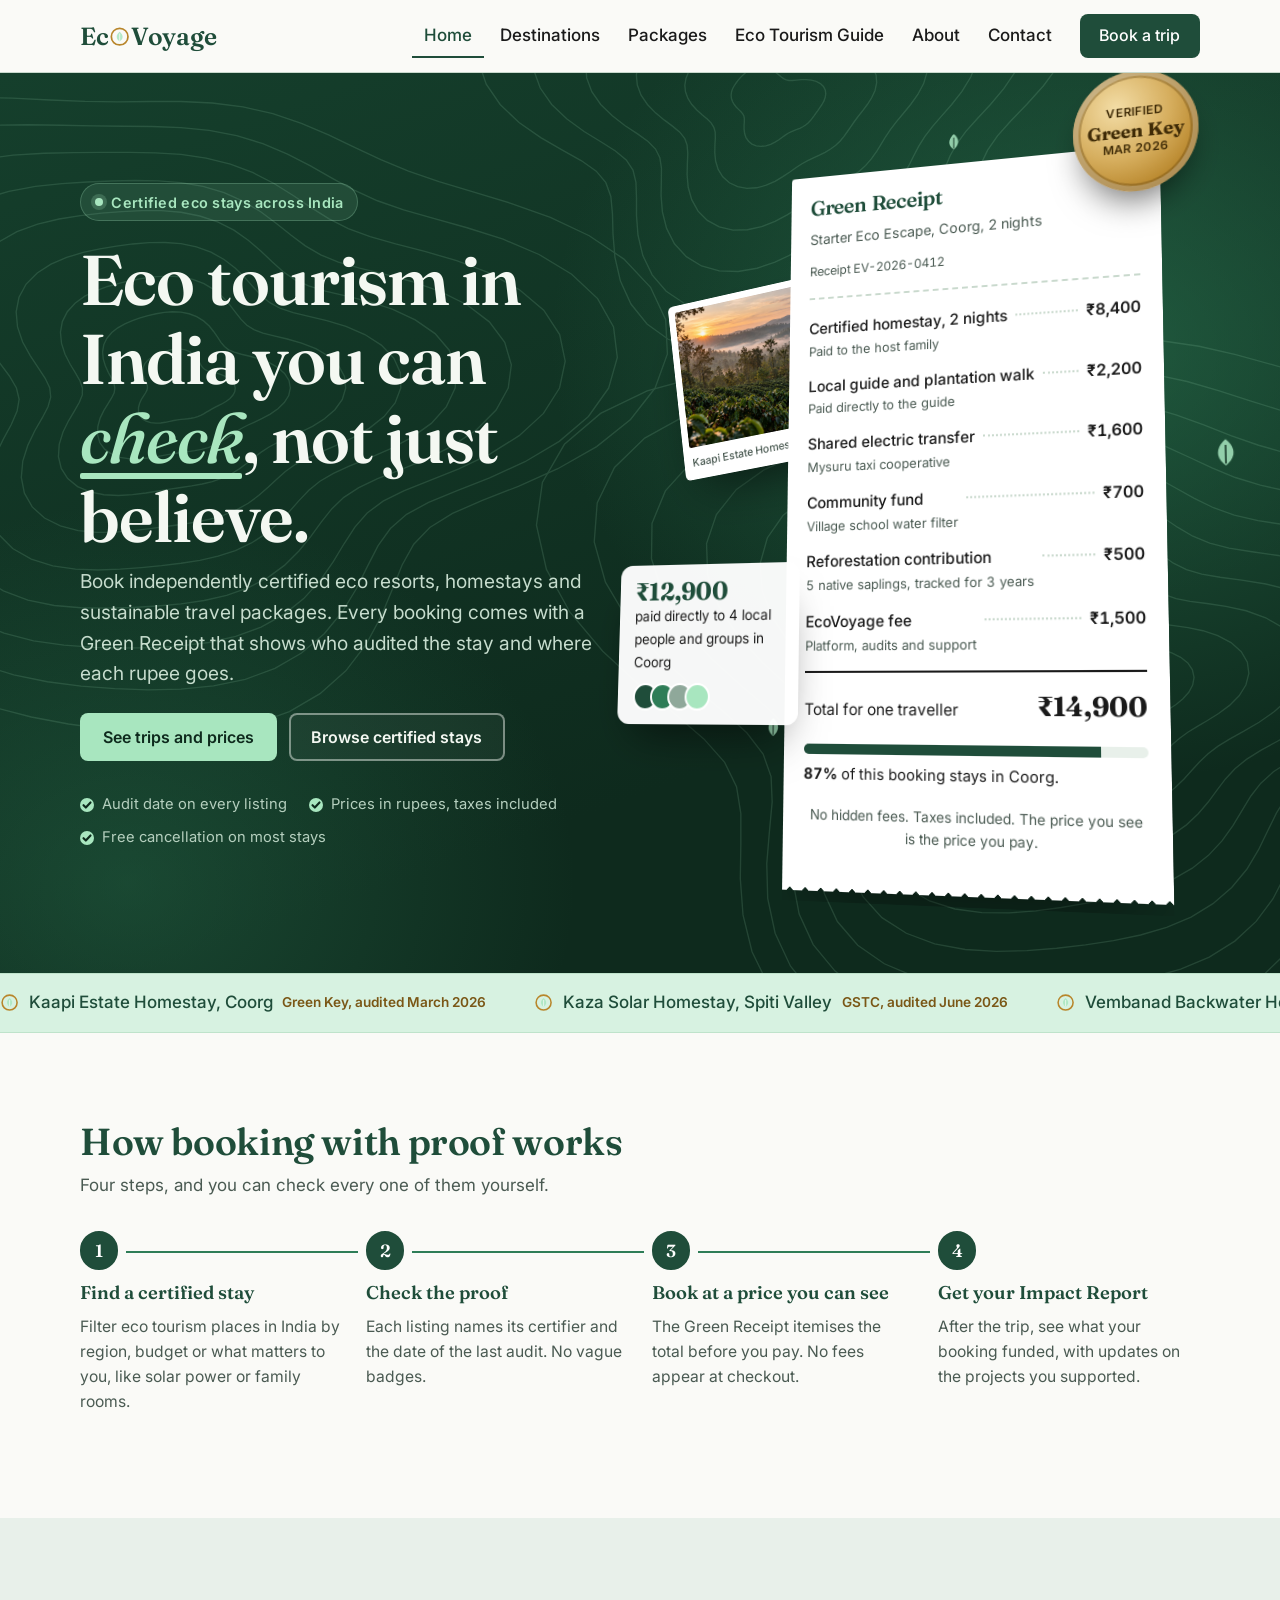
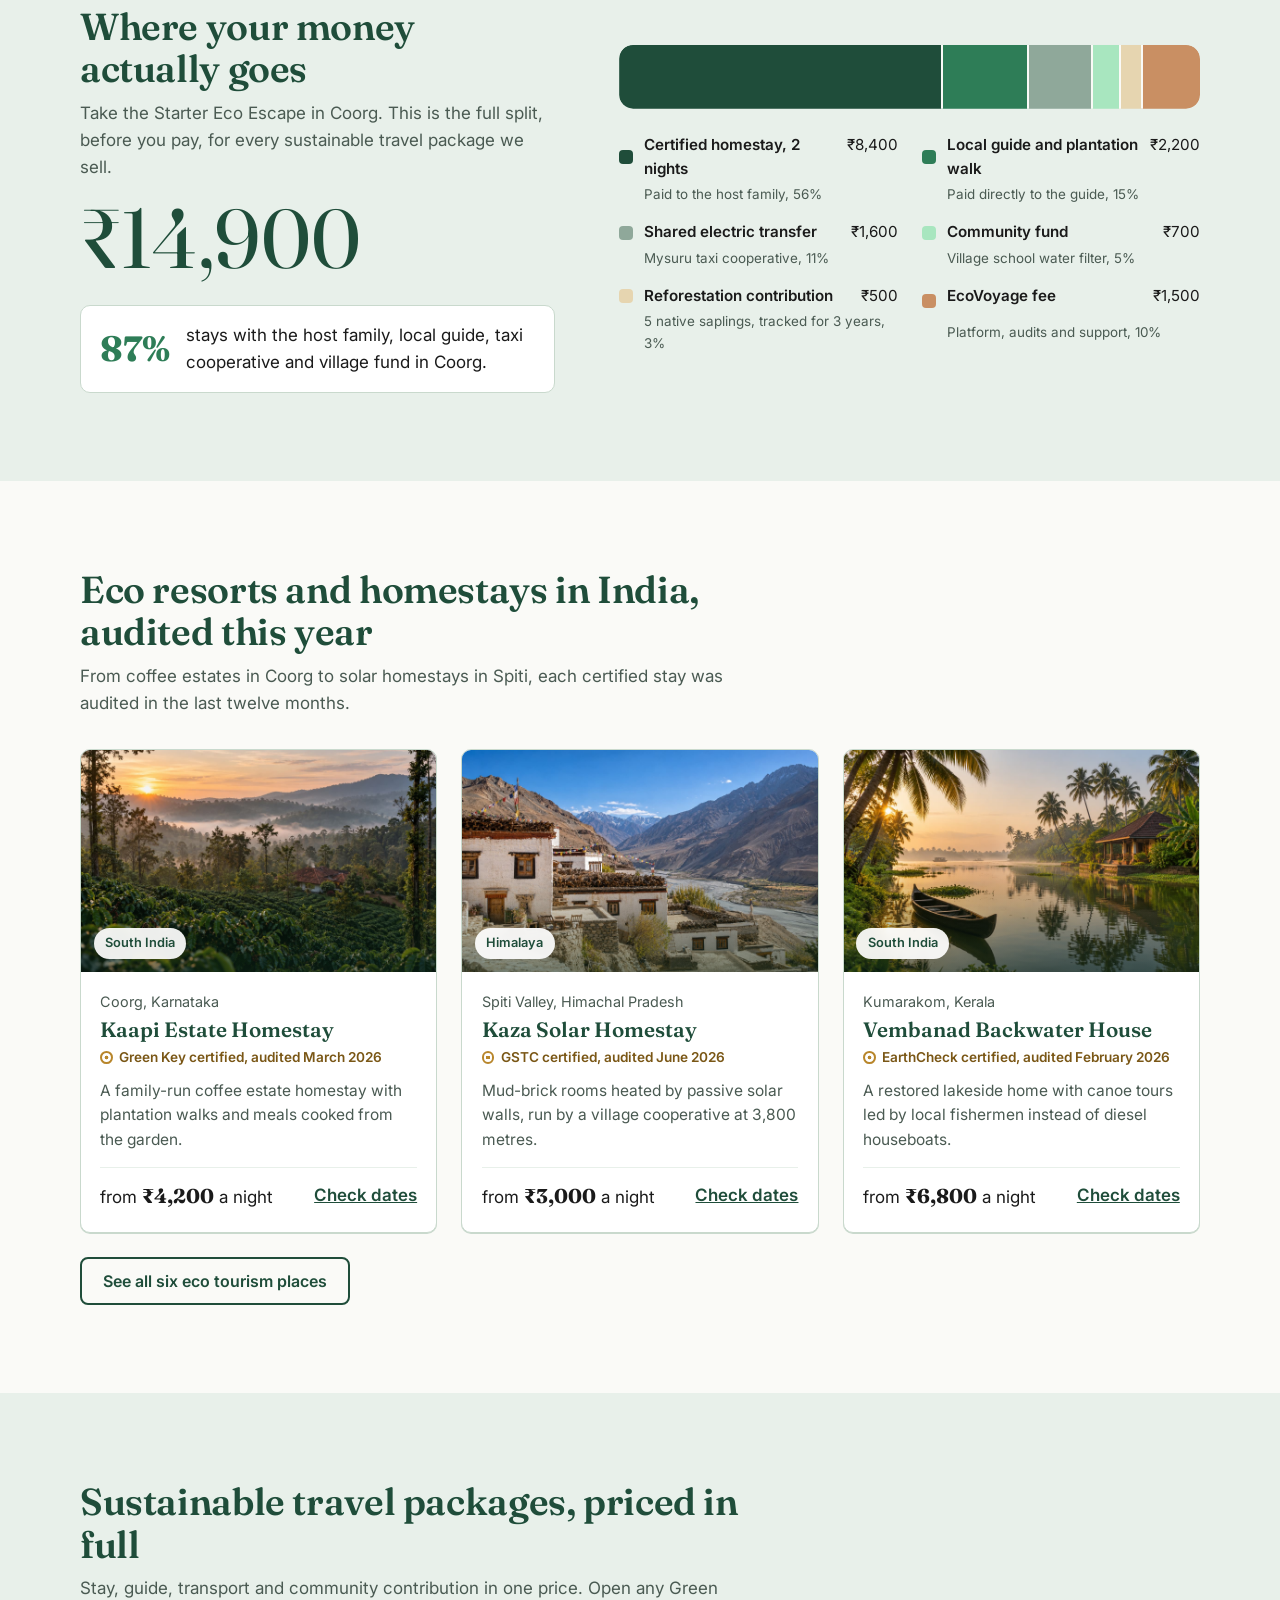
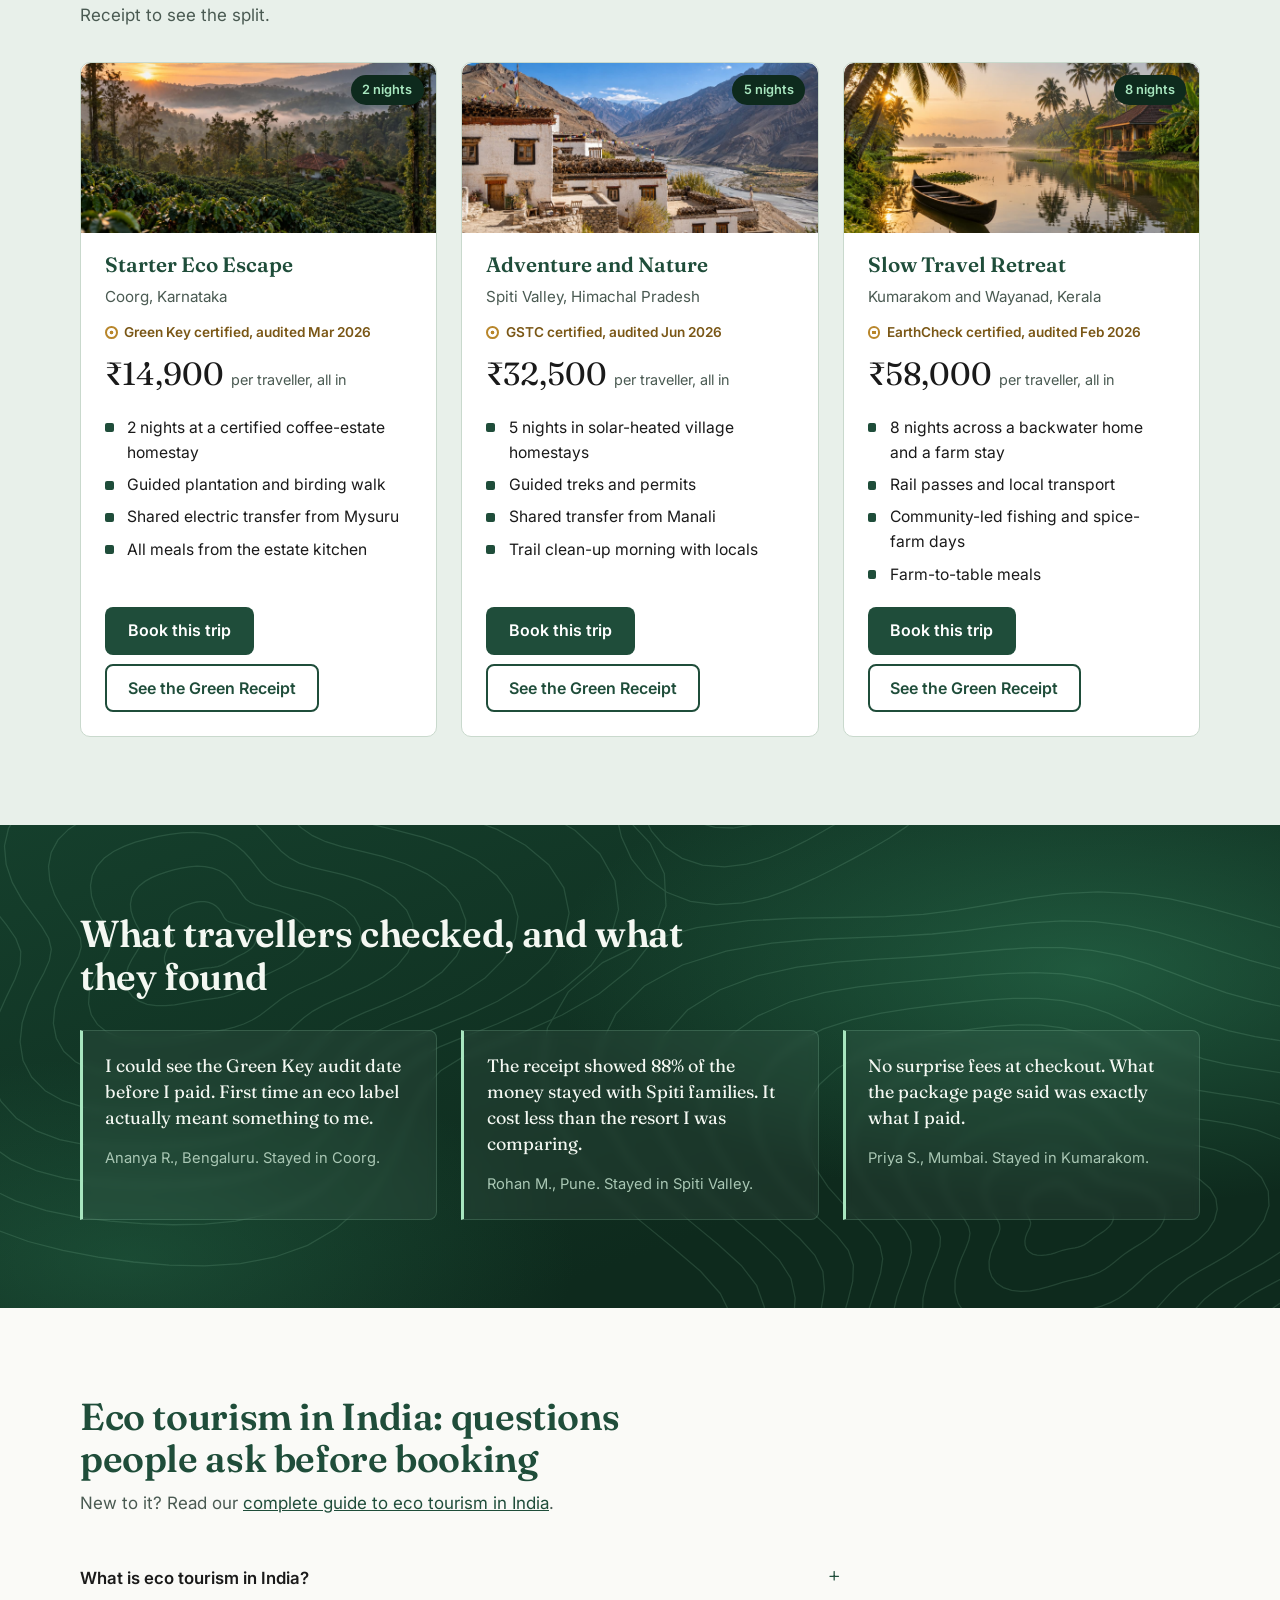
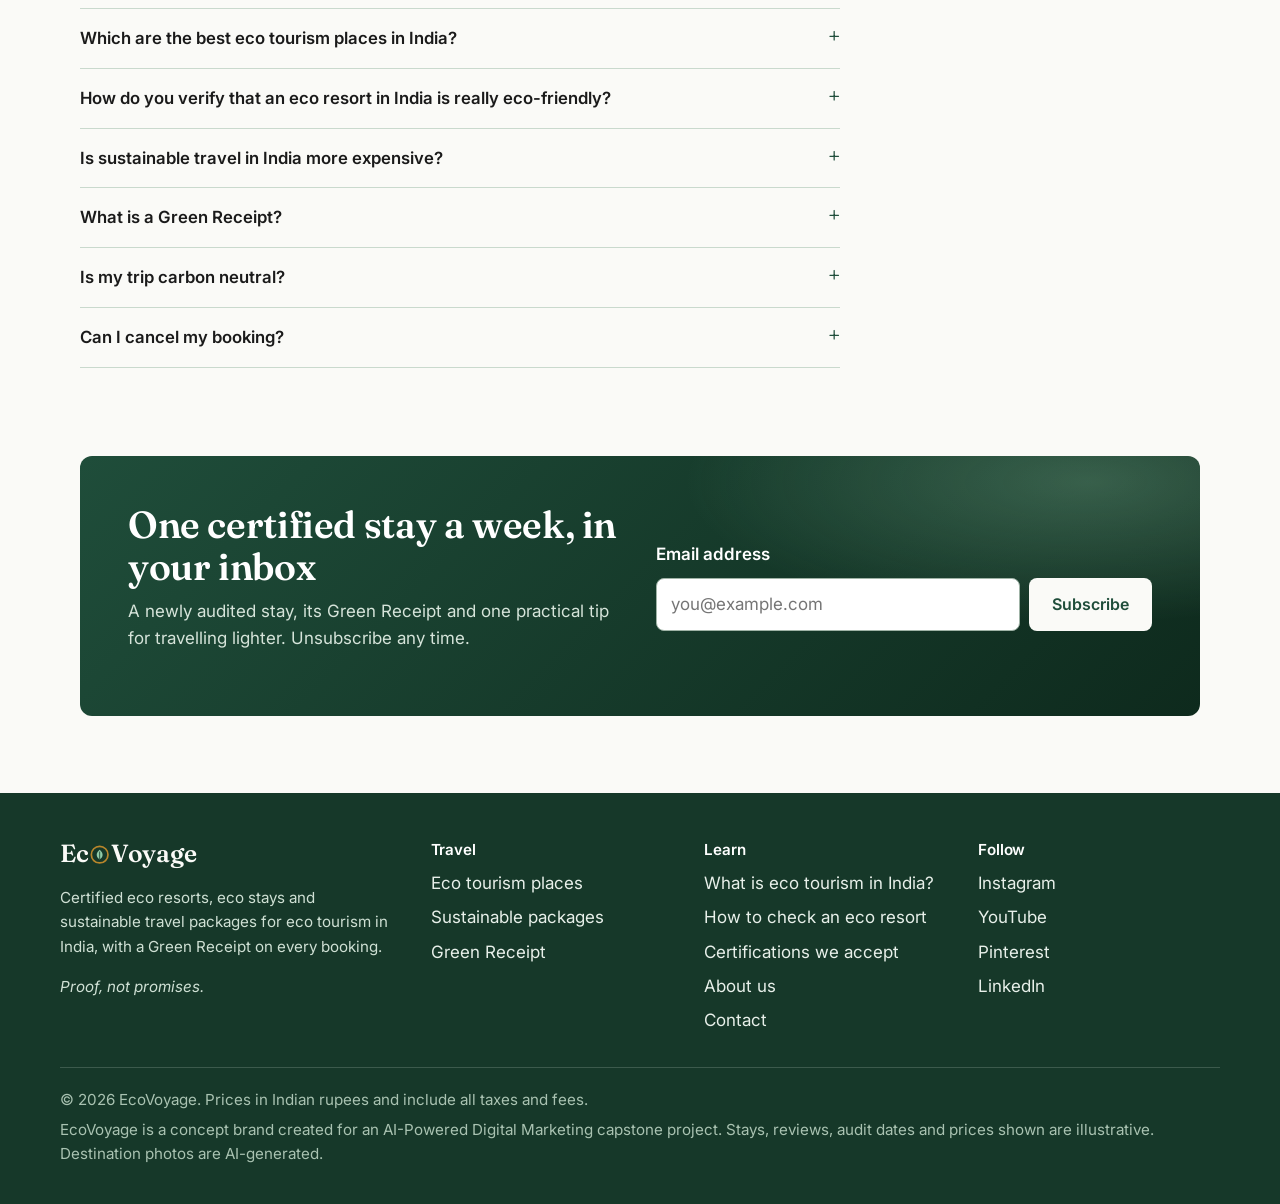
<file: index.html>
<!doctype html>
<html lang="en-IN">
<head>
<meta charset="utf-8">
<meta name="viewport" content="width=device-width, initial-scale=1">
<title>Eco Tourism in India: Certified Eco Resorts | EcoVoyage</title>
<meta name="description" content="Plan eco tourism in India with certified eco resorts, homestays and travel packages. Every booking shows who audited the stay and where each rupee goes.">
<link rel="canonical" href="https://eco-mannat.netlify.app/">
<meta property="og:type" content="website">
<meta property="og:site_name" content="EcoVoyage">
<meta property="og:locale" content="en_IN">
<meta property="og:url" content="https://eco-mannat.netlify.app/">
<meta property="og:title" content="Eco Tourism in India: Certified Eco Resorts | EcoVoyage">
<meta property="og:description" content="Plan eco tourism in India with certified eco resorts, homestays and travel packages. Every booking shows who audited the stay and where each rupee goes.">
<meta property="og:image" content="https://eco-mannat.netlify.app/assets/coorg.webp">
<meta name="twitter:card" content="summary_large_image">
<meta name="theme-color" content="#0E2A1D">
<link rel="icon" href="assets/favicon.svg" type="image/svg+xml">
<link rel="preconnect" href="https://fonts.googleapis.com">
<link rel="preconnect" href="https://fonts.gstatic.com" crossorigin>
<link href="https://fonts.googleapis.com/css2?family=Fraunces:ital,opsz,wght@0,9..144,500;0,9..144,600;1,9..144,500&family=Inter:wght@400;500;600&display=swap" rel="stylesheet">
<link rel="stylesheet" href="style.css">
<!-- Google tag (gtag.js) -->
<script async src="https://www.googletagmanager.com/gtag/js?id=AW-18198107425"></script>
<script>
  window.dataLayer = window.dataLayer || [];
  function gtag(){dataLayer.push(arguments);}
  gtag('js', new Date());
  gtag('config', 'AW-18198107425');
</script>
<link rel="preload" as="image" href="assets/coorg.webp">
<script type="application/ld+json">{"@context": "https://schema.org", "@type": "TravelAgency", "name": "EcoVoyage", "url": "https://eco-mannat.netlify.app/", "logo": "https://eco-mannat.netlify.app/assets/logo.svg", "image": "https://eco-mannat.netlify.app/assets/coorg.webp", "slogan": "Proof, not promises", "description": "Certified eco resorts and sustainable travel packages for eco tourism in India, with an itemised Green Receipt on every booking.", "areaServed": {"@type": "Country", "name": "India"}, "currenciesAccepted": "INR", "knowsAbout": ["eco tourism in India", "sustainable tourism India", "eco resorts in India", "sustainable homestays India", "green tourism India"]}</script>
<script type="application/ld+json">{"@context": "https://schema.org", "@type": "WebSite", "name": "EcoVoyage", "url": "https://eco-mannat.netlify.app/", "inLanguage": "en-IN"}</script>
<script type="application/ld+json">{"@context": "https://schema.org", "@type": "FAQPage", "mainEntity": [{"@type": "Question", "name": "What is eco tourism in India?", "acceptedAnswer": {"@type": "Answer", "text": "Eco tourism in India is travel to natural places that protects the environment and benefits local communities, such as village homestays in Spiti or community-run guesthouses in Meghalaya. On EcoVoyage, every stay is independently certified, so you can check the claim yourself."}}, {"@type": "Question", "name": "Which are the best eco tourism places in India?", "acceptedAnswer": {"@type": "Answer", "text": "Popular eco tourism places in India include Coorg in Karnataka, the Kerala backwaters at Kumarakom, Spiti Valley in Himachal Pradesh, Mawlynnong in Meghalaya, Sikkim and Jawai in Rajasthan. All six have certified stays on EcoVoyage."}}, {"@type": "Question", "name": "How do you verify that an eco resort in India is really eco-friendly?", "acceptedAnswer": {"@type": "Answer", "text": "We only list eco resorts and homestays certified by an independent body such as GSTC, Green Key or EarthCheck. Every listing names the certifier and the date of the last audit, and we remove stays whose certification lapses."}}, {"@type": "Question", "name": "Is sustainable travel in India more expensive?", "acceptedAnswer": {"@type": "Answer", "text": "Often not. Our Starter Eco Escape in Coorg costs ₹14,900 for two nights with meals, guide and transfer included. The Green Receipt shows every rupee, so you can compare it with any regular booking."}}, {"@type": "Question", "name": "What is a Green Receipt?", "acceptedAnswer": {"@type": "Answer", "text": "An itemised breakdown that comes with every booking. It shows who certified the stay, when it was audited, and how much of your money goes to the host, guides and community."}}, {"@type": "Question", "name": "Is my trip carbon neutral?", "acceptedAnswer": {"@type": "Answer", "text": "No, and we will not claim it is. Travel has a footprint. We show exactly what your booking contributes, such as native saplings or trail restoration, and how that work is tracked."}}, {"@type": "Question", "name": "Can I cancel my booking?", "acceptedAnswer": {"@type": "Answer", "text": "Yes. Most stays offer free cancellation up to 14 days before arrival. The exact policy is shown on each package before you pay."}}]}</script>
</head><body>
<a class="skip" href="#main">Skip to content</a>
<header class="site-header">
  <div class="wrap header-inner">
    <a class="brand" href="index.html" aria-label="EcoVoyage home">Ec<svg class="seal" viewBox="0 0 32 32" aria-hidden="true" focusable="false"><circle class="ring" cx="16" cy="16" r="12.5"/><path class="leaf" d="M16 8.5c-4.6 3.8-5.8 8.4-2.6 12.4 1.2 1.4 2.6 2.2 2.6 2.2s1.4-.8 2.6-2.2c3.2-4 2-8.6-2.6-12.4z"/><path class="vein" d="M16 12v10"/></svg>Voyage</a>
    <button class="nav-toggle" type="button" aria-expanded="false" aria-controls="site-nav">Menu</button>
    <nav id="site-nav" class="site-nav" aria-label="Main">
      <a href="index.html" aria-current="page">Home</a>
      <a href="destinations.html">Destinations</a>
      <a href="packages.html">Packages</a>
      <a href="guide.html">Eco Tourism Guide</a>
      <a href="about.html">About</a>
      <a href="contact.html">Contact</a>
      <a class="btn btn-primary nav-cta" href="packages.html">Book a trip</a>
    </nav>
  </div>
</header>
<main id="main">
<section class="hero dark">
  <div class="wrap hero-grid">
    <div class="hero-copy">
      <p class="eyebrow"><span class="dot"></span>Certified eco stays across India</p>
      <h1>Eco tourism in India you can <em>check</em>, not just believe.</h1>
      <p class="lead">Book independently certified eco resorts, homestays and sustainable travel packages. Every booking comes with a Green Receipt that shows who audited the stay and where each rupee goes.</p>
      <div class="btn-row">
        <a class="btn btn-bright" href="packages.html">See trips and prices</a>
        <a class="btn btn-ghost" href="destinations.html">Browse certified stays</a>
      </div>
      <ul class="hero-proof"><li>Audit date on every listing</li><li>Prices in rupees, taxes included</li><li>Free cancellation on most stays</li></ul>
    </div>
    <div class="stage" aria-label="Example Green Receipt for a Coorg homestay">
      <div class="rig">
        <div class="layer l-photo" aria-hidden="true"><div class="float"><figure><img src="assets/coorg.webp" alt="" width="1200" height="800" onerror="this.onerror=null;this.src='assets/scene-coorg.svg'"><figcaption>Kaapi Estate Homestay, Coorg</figcaption></figure></div></div>
        <div class="l-receipt"><article class="receipt" id="receipt-starter" aria-labelledby="rt-starter">
    <header class="receipt-head">
      <h2 class="receipt-title" id="rt-starter">Green Receipt</h2>
      <p class="receipt-meta">Starter Eco Escape, Coorg, 2 nights</p>
      <p class="receipt-no">Receipt EV-2026-0412</p>
      <div class="stamp" role="img" aria-label="Verified by Green Key, audited Mar 2026">Verified<strong>Green Key</strong>audited Mar 2026</div>
    </header>
    <ul class="receipt-lines">
      <li><span class="item">Certified homestay, 2 nights<small>Paid to the host family</small></span><span class="leader" aria-hidden="true"></span><span class="amt">₹8,400</span></li>
      <li><span class="item">Local guide and plantation walk<small>Paid directly to the guide</small></span><span class="leader" aria-hidden="true"></span><span class="amt">₹2,200</span></li>
      <li><span class="item">Shared electric transfer<small>Mysuru taxi cooperative</small></span><span class="leader" aria-hidden="true"></span><span class="amt">₹1,600</span></li>
      <li><span class="item">Community fund<small>Village school water filter</small></span><span class="leader" aria-hidden="true"></span><span class="amt">₹700</span></li>
      <li><span class="item">Reforestation contribution<small>5 native saplings, tracked for 3 years</small></span><span class="leader" aria-hidden="true"></span><span class="amt">₹500</span></li>
      <li><span class="item">EcoVoyage fee<small>Platform, audits and support</small></span><span class="leader" aria-hidden="true"></span><span class="amt">₹1,500</span></li>
    </ul>
    <div class="receipt-total"><span>Total for one traveller</span><strong>₹14,900</strong></div>
    <div class="local-share">
      <div class="bar" aria-hidden="true"><span style="width:87%"></span></div>
      <p><strong>87%</strong> of this booking stays in Coorg.</p>
    </div>
    <p class="receipt-foot">No hidden fees. Taxes included. The price you see is the price you pay.</p>
  </article></div>
        <div class="layer l-coin" aria-hidden="true"><div class="float"><div class="coin">
          <div class="coin-face"><span>VERIFIED</span><strong>Green Key</strong><span>MAR 2026</span></div>
          <div class="coin-face coin-back"><svg class="seal" style="color:#3E2A06" viewBox="0 0 32 32" aria-hidden="true" focusable="false"><circle class="ring" cx="16" cy="16" r="12.5"/><path class="leaf" d="M16 8.5c-4.6 3.8-5.8 8.4-2.6 12.4 1.2 1.4 2.6 2.2 2.6 2.2s1.4-.8 2.6-2.2c3.2-4 2-8.6-2.6-12.4z"/><path class="vein" d="M16 12v10"/></svg></div>
        </div></div></div>
        <div class="layer l-chip" aria-hidden="true"><div class="float"><div class="chip"><strong>₹12,900</strong>paid directly to 4 local people and groups in Coorg<div class="people"><i style="--c:#1F4D3A"></i><i style="--c:#2E7D57"></i><i style="--c:#8FA89A"></i><i style="--c:#A8E6BF"></i></div></div></div></div>
        <span class="leaf" style="--z:60px;top:40%;right:-70px"><svg viewBox="0 0 32 32" aria-hidden="true"><path fill="currentColor" d="M16 3c-7 6-9 13-4.5 19.5C13.4 25 16 27 16 27s2.6-2 4.5-4.5C25 16 23 9 16 3z"/><path d="M16 9v16" stroke="#0E2A1D" stroke-width="1.4" stroke-linecap="round"/></svg></span>
        <span class="leaf" style="--z:-40px;top:78%;left:-40px;animation-delay:-4s;width:24px;height:24px"><svg viewBox="0 0 32 32" aria-hidden="true"><path fill="currentColor" d="M16 3c-7 6-9 13-4.5 19.5C13.4 25 16 27 16 27s2.6-2 4.5-4.5C25 16 23 9 16 3z"/><path d="M16 9v16" stroke="#0E2A1D" stroke-width="1.4" stroke-linecap="round"/></svg></span>
        <span class="leaf" style="--z:120px;top:-50px;left:40%;animation-delay:-7s;width:22px;height:22px"><svg viewBox="0 0 32 32" aria-hidden="true"><path fill="currentColor" d="M16 3c-7 6-9 13-4.5 19.5C13.4 25 16 27 16 27s2.6-2 4.5-4.5C25 16 23 9 16 3z"/><path d="M16 9v16" stroke="#0E2A1D" stroke-width="1.4" stroke-linecap="round"/></svg></span>
      </div>
    </div>
  </div>
</section>

<div class="ticker" aria-label="Recently audited stays">
  <div class="ticker-track"><span class="ticker-item"><svg class="seal" viewBox="0 0 32 32" aria-hidden="true" focusable="false"><circle class="ring" cx="16" cy="16" r="12.5"/><path class="leaf" d="M16 8.5c-4.6 3.8-5.8 8.4-2.6 12.4 1.2 1.4 2.6 2.2 2.6 2.2s1.4-.8 2.6-2.2c3.2-4 2-8.6-2.6-12.4z"/><path class="vein" d="M16 12v10"/></svg>Kaapi Estate Homestay, Coorg <span class="proof">Green Key, audited March 2026</span></span><span class="ticker-item"><svg class="seal" viewBox="0 0 32 32" aria-hidden="true" focusable="false"><circle class="ring" cx="16" cy="16" r="12.5"/><path class="leaf" d="M16 8.5c-4.6 3.8-5.8 8.4-2.6 12.4 1.2 1.4 2.6 2.2 2.6 2.2s1.4-.8 2.6-2.2c3.2-4 2-8.6-2.6-12.4z"/><path class="vein" d="M16 12v10"/></svg>Kaza Solar Homestay, Spiti Valley <span class="proof">GSTC, audited June 2026</span></span><span class="ticker-item"><svg class="seal" viewBox="0 0 32 32" aria-hidden="true" focusable="false"><circle class="ring" cx="16" cy="16" r="12.5"/><path class="leaf" d="M16 8.5c-4.6 3.8-5.8 8.4-2.6 12.4 1.2 1.4 2.6 2.2 2.6 2.2s1.4-.8 2.6-2.2c3.2-4 2-8.6-2.6-12.4z"/><path class="vein" d="M16 12v10"/></svg>Vembanad Backwater House, Kumarakom <span class="proof">EarthCheck, audited February 2026</span></span><span class="ticker-item"><svg class="seal" viewBox="0 0 32 32" aria-hidden="true" focusable="false"><circle class="ring" cx="16" cy="16" r="12.5"/><path class="leaf" d="M16 8.5c-4.6 3.8-5.8 8.4-2.6 12.4 1.2 1.4 2.6 2.2 2.6 2.2s1.4-.8 2.6-2.2c3.2-4 2-8.6-2.6-12.4z"/><path class="vein" d="M16 12v10"/></svg>Living Root Guesthouse, Mawlynnong <span class="proof">GSTC, audited April 2026</span></span><span class="ticker-item"><svg class="seal" viewBox="0 0 32 32" aria-hidden="true" focusable="false"><circle class="ring" cx="16" cy="16" r="12.5"/><path class="leaf" d="M16 8.5c-4.6 3.8-5.8 8.4-2.6 12.4 1.2 1.4 2.6 2.2 2.6 2.2s1.4-.8 2.6-2.2c3.2-4 2-8.6-2.6-12.4z"/><path class="vein" d="M16 12v10"/></svg>Granite Hills Camp, Jawai <span class="proof">Green Key, audited January 2026</span></span><span class="ticker-item"><svg class="seal" viewBox="0 0 32 32" aria-hidden="true" focusable="false"><circle class="ring" cx="16" cy="16" r="12.5"/><path class="leaf" d="M16 8.5c-4.6 3.8-5.8 8.4-2.6 12.4 1.2 1.4 2.6 2.2 2.6 2.2s1.4-.8 2.6-2.2c3.2-4 2-8.6-2.6-12.4z"/><path class="vein" d="M16 12v10"/></svg>Yuksom Organic Farmstay, Yuksom <span class="proof">GSTC, audited May 2026</span></span><span aria-hidden="true" style="display:contents"><span class="ticker-item"><svg class="seal" viewBox="0 0 32 32" aria-hidden="true" focusable="false"><circle class="ring" cx="16" cy="16" r="12.5"/><path class="leaf" d="M16 8.5c-4.6 3.8-5.8 8.4-2.6 12.4 1.2 1.4 2.6 2.2 2.6 2.2s1.4-.8 2.6-2.2c3.2-4 2-8.6-2.6-12.4z"/><path class="vein" d="M16 12v10"/></svg>Kaapi Estate Homestay, Coorg <span class="proof">Green Key, audited March 2026</span></span><span class="ticker-item"><svg class="seal" viewBox="0 0 32 32" aria-hidden="true" focusable="false"><circle class="ring" cx="16" cy="16" r="12.5"/><path class="leaf" d="M16 8.5c-4.6 3.8-5.8 8.4-2.6 12.4 1.2 1.4 2.6 2.2 2.6 2.2s1.4-.8 2.6-2.2c3.2-4 2-8.6-2.6-12.4z"/><path class="vein" d="M16 12v10"/></svg>Kaza Solar Homestay, Spiti Valley <span class="proof">GSTC, audited June 2026</span></span><span class="ticker-item"><svg class="seal" viewBox="0 0 32 32" aria-hidden="true" focusable="false"><circle class="ring" cx="16" cy="16" r="12.5"/><path class="leaf" d="M16 8.5c-4.6 3.8-5.8 8.4-2.6 12.4 1.2 1.4 2.6 2.2 2.6 2.2s1.4-.8 2.6-2.2c3.2-4 2-8.6-2.6-12.4z"/><path class="vein" d="M16 12v10"/></svg>Vembanad Backwater House, Kumarakom <span class="proof">EarthCheck, audited February 2026</span></span><span class="ticker-item"><svg class="seal" viewBox="0 0 32 32" aria-hidden="true" focusable="false"><circle class="ring" cx="16" cy="16" r="12.5"/><path class="leaf" d="M16 8.5c-4.6 3.8-5.8 8.4-2.6 12.4 1.2 1.4 2.6 2.2 2.6 2.2s1.4-.8 2.6-2.2c3.2-4 2-8.6-2.6-12.4z"/><path class="vein" d="M16 12v10"/></svg>Living Root Guesthouse, Mawlynnong <span class="proof">GSTC, audited April 2026</span></span><span class="ticker-item"><svg class="seal" viewBox="0 0 32 32" aria-hidden="true" focusable="false"><circle class="ring" cx="16" cy="16" r="12.5"/><path class="leaf" d="M16 8.5c-4.6 3.8-5.8 8.4-2.6 12.4 1.2 1.4 2.6 2.2 2.6 2.2s1.4-.8 2.6-2.2c3.2-4 2-8.6-2.6-12.4z"/><path class="vein" d="M16 12v10"/></svg>Granite Hills Camp, Jawai <span class="proof">Green Key, audited January 2026</span></span><span class="ticker-item"><svg class="seal" viewBox="0 0 32 32" aria-hidden="true" focusable="false"><circle class="ring" cx="16" cy="16" r="12.5"/><path class="leaf" d="M16 8.5c-4.6 3.8-5.8 8.4-2.6 12.4 1.2 1.4 2.6 2.2 2.6 2.2s1.4-.8 2.6-2.2c3.2-4 2-8.6-2.6-12.4z"/><path class="vein" d="M16 12v10"/></svg>Yuksom Organic Farmstay, Yuksom <span class="proof">GSTC, audited May 2026</span></span></span></div>
</div>

<section class="band" aria-labelledby="how">
  <div class="wrap">
    <div class="section-intro reveal">
      <h2 id="how">How booking with proof works</h2>
      <p>Four steps, and you can check every one of them yourself.</p>
    </div>
    <ol class="steps">
      <li style="--d:0s"><h3>Find a certified stay</h3><p>Filter eco tourism places in India by region, budget or what matters to you, like solar power or family rooms.</p></li>
      <li style="--d:.25s"><h3>Check the proof</h3><p>Each listing names its certifier and the date of the last audit. No vague badges.</p></li>
      <li style="--d:.5s"><h3>Book at a price you can see</h3><p>The Green Receipt itemises the total before you pay. No fees appear at checkout.</p></li>
      <li style="--d:.75s"><h3>Get your Impact Report</h3><p>After the trip, see what your booking funded, with updates on the projects you supported.</p></li>
    </ol>
  </div>
</section>

<section class="band band-sage" aria-labelledby="money">
  <div class="wrap money">
    <div class="reveal">
      <h2 id="money">Where your money actually goes</h2>
      <p class="muted">Take the Starter Eco Escape in Coorg. This is the full split, before you pay, for every sustainable travel package we sell.</p>
      <p class="money-total">₹14,900</p>
      <div class="local-callout"><strong>87%</strong><span>stays with the host family, local guide, taxi cooperative and village fund in Coorg.</span></div>
    </div>
    <div class="reveal" style="--d:.15s">
      <div class="split-bar" role="img" aria-label="Split of ₹14,900: host family ₹8,400, guide ₹2,200, transfer ₹1,600, community fund ₹700, reforestation ₹500, EcoVoyage fee ₹1,500"><span style="--v:8400;--c:#1F4D3A" title="Certified homestay, 2 nights: ₹8,400"></span><span style="--v:2200;--c:#2E7D57" title="Local guide and plantation walk: ₹2,200"></span><span style="--v:1600;--c:#8FA89A" title="Shared electric transfer: ₹1,600"></span><span style="--v:700;--c:#A8E6BF" title="Community fund: ₹700"></span><span style="--v:500;--c:#E6D5B0" title="Reforestation contribution: ₹500"></span><span style="--v:1500;--c:#C98F63" title="EcoVoyage fee: ₹1,500"></span></div>
      <ul class="legend"><li style="--c:#1F4D3A"><i></i><b>Certified homestay, 2 nights</b><span>₹8,400</span><small>Paid to the host family, 56%</small></li><li style="--c:#2E7D57"><i></i><b>Local guide and plantation walk</b><span>₹2,200</span><small>Paid directly to the guide, 15%</small></li><li style="--c:#8FA89A"><i></i><b>Shared electric transfer</b><span>₹1,600</span><small>Mysuru taxi cooperative, 11%</small></li><li style="--c:#A8E6BF"><i></i><b>Community fund</b><span>₹700</span><small>Village school water filter, 5%</small></li><li style="--c:#E6D5B0"><i></i><b>Reforestation contribution</b><span>₹500</span><small>5 native saplings, tracked for 3 years, 3%</small></li><li style="--c:#C98F63"><i></i><b>EcoVoyage fee</b><span>₹1,500</span><small>Platform, audits and support, 10%</small></li></ul>
    </div>
  </div>
</section>

<section class="band" aria-labelledby="featured">
  <div class="wrap">
    <div class="section-intro reveal">
      <h2 id="featured">Eco resorts and homestays in India, audited this year</h2>
      <p>From coffee estates in Coorg to solar homestays in Spiti, each certified stay was audited in the last twelve months.</p>
    </div>
    <div class="stays">
    <article class="stay reveal" style="--d:0.00s" data-tags="hills under5k family">
      <div class="stay-media"><img src="assets/coorg.webp" alt="Misty coffee plantation hills in Coorg at sunrise. AI-generated image" width="1200" height="800" loading="lazy" onerror="this.onerror=null;this.src='assets/scene-coorg.svg'"><span class="stay-tag">South India</span></div>
      <div class="stay-body">
        <p class="place">Coorg, Karnataka</p>
        <h3>Kaapi Estate Homestay</h3>
        <span class="proof">Green Key certified, audited March 2026</span>
        <p class="desc">A family-run coffee estate homestay with plantation walks and meals cooked from the garden.</p>
        <div class="price"><span>from <strong>₹4,200</strong> a night</span><a href="contact.html?stay=Kaapi+Estate+Homestay">Check dates</a></div>
      </div>
    </article>
    <article class="stay reveal" style="--d:0.08s" data-tags="himalaya solar under5k">
      <div class="stay-media"><img src="assets/spiti.webp" alt="Mud-brick village homestay below bare mountains in Spiti Valley. AI-generated image" width="1200" height="800" loading="lazy" onerror="this.onerror=null;this.src='assets/scene-spiti.svg'"><span class="stay-tag">Himalaya</span></div>
      <div class="stay-body">
        <p class="place">Spiti Valley, Himachal Pradesh</p>
        <h3>Kaza Solar Homestay</h3>
        <span class="proof">GSTC certified, audited June 2026</span>
        <p class="desc">Mud-brick rooms heated by passive solar walls, run by a village cooperative at 3,800 metres.</p>
        <div class="price"><span>from <strong>₹3,000</strong> a night</span><a href="contact.html?stay=Kaza+Solar+Homestay">Check dates</a></div>
      </div>
    </article>
    <article class="stay reveal" style="--d:0.16s" data-tags="water family">
      <div class="stay-media"><img src="assets/kumarakom.webp" alt="Wooden canoe on the calm Vembanad backwaters in Kumarakom at dawn. AI-generated image" width="1200" height="800" loading="lazy" onerror="this.onerror=null;this.src='assets/scene-kumarakom.svg'"><span class="stay-tag">South India</span></div>
      <div class="stay-body">
        <p class="place">Kumarakom, Kerala</p>
        <h3>Vembanad Backwater House</h3>
        <span class="proof">EarthCheck certified, audited February 2026</span>
        <p class="desc">A restored lakeside home with canoe tours led by local fishermen instead of diesel houseboats.</p>
        <div class="price"><span>from <strong>₹6,800</strong> a night</span><a href="contact.html?stay=Vembanad+Backwater+House">Check dates</a></div>
      </div>
    </article>
    </div>
    <div class="btn-row"><a class="btn btn-quiet" href="destinations.html">See all six eco tourism places</a></div>
  </div>
</section>

<section class="band band-sage" aria-labelledby="trips">
  <div class="wrap">
    <div class="section-intro reveal">
      <h2 id="trips">Sustainable travel packages, priced in full</h2>
      <p>Stay, guide, transport and community contribution in one price. Open any Green Receipt to see the split.</p>
    </div>
    <div class="packages">
    <article class="package reveal" style="--d:0.00s">
      <div class="package-media"><img src="assets/coorg.webp" alt="Sustainable travel package in Coorg. AI-generated image" width="1200" height="800" loading="lazy" onerror="this.onerror=null;this.src='assets/scene-coorg.svg'"><span class="nights">2 nights</span></div>
      <h3>Starter Eco Escape</h3>
      <p class="where">Coorg, Karnataka</p>
      <span class="proof">Green Key certified, audited Mar 2026</span>
      <p class="cost">₹14,900 <small>per traveller, all in</small></p>
      <ul><li>2 nights at a certified coffee-estate homestay</li><li>Guided plantation and birding walk</li><li>Shared electric transfer from Mysuru</li><li>All meals from the estate kitchen</li></ul>
      <div class="actions">
        <a class="btn btn-primary" href="contact.html?package=starter">Book this trip</a>
        <a class="btn btn-quiet" href="packages.html#receipt-starter" data-show-receipt="starter">See the Green Receipt</a>
      </div>
    </article>
    <article class="package reveal" style="--d:0.10s">
      <div class="package-media"><img src="assets/spiti.webp" alt="Sustainable travel package in Spiti Valley. AI-generated image" width="1200" height="800" loading="lazy" onerror="this.onerror=null;this.src='assets/scene-spiti.svg'"><span class="nights">5 nights</span></div>
      <h3>Adventure and Nature</h3>
      <p class="where">Spiti Valley, Himachal Pradesh</p>
      <span class="proof">GSTC certified, audited Jun 2026</span>
      <p class="cost">₹32,500 <small>per traveller, all in</small></p>
      <ul><li>5 nights in solar-heated village homestays</li><li>Guided treks and permits</li><li>Shared transfer from Manali</li><li>Trail clean-up morning with locals</li></ul>
      <div class="actions">
        <a class="btn btn-primary" href="contact.html?package=adventure">Book this trip</a>
        <a class="btn btn-quiet" href="packages.html#receipt-adventure" data-show-receipt="adventure">See the Green Receipt</a>
      </div>
    </article>
    <article class="package reveal" style="--d:0.20s">
      <div class="package-media"><img src="assets/kumarakom.webp" alt="Sustainable travel package in Kumarakom and Wayanad. AI-generated image" width="1200" height="800" loading="lazy" onerror="this.onerror=null;this.src='assets/scene-kumarakom.svg'"><span class="nights">8 nights</span></div>
      <h3>Slow Travel Retreat</h3>
      <p class="where">Kumarakom and Wayanad, Kerala</p>
      <span class="proof">EarthCheck certified, audited Feb 2026</span>
      <p class="cost">₹58,000 <small>per traveller, all in</small></p>
      <ul><li>8 nights across a backwater home and a farm stay</li><li>Rail passes and local transport</li><li>Community-led fishing and spice-farm days</li><li>Farm-to-table meals</li></ul>
      <div class="actions">
        <a class="btn btn-primary" href="contact.html?package=slow">Book this trip</a>
        <a class="btn btn-quiet" href="packages.html#receipt-slow" data-show-receipt="slow">See the Green Receipt</a>
      </div>
    </article>
    </div>
  </div>
</section>

<section class="band dark" aria-labelledby="reviews">
  <div class="wrap">
    <div class="section-intro reveal"><h2 id="reviews">What travellers checked, and what they found</h2></div>
    <div class="reviews">
      <figure class="review reveal"><blockquote>I could see the Green Key audit date before I paid. First time an eco label actually meant something to me.</blockquote><figcaption>Ananya R., Bengaluru. Stayed in Coorg.</figcaption></figure>
      <figure class="review reveal" style="--d:.1s"><blockquote>The receipt showed 88% of the money stayed with Spiti families. It cost less than the resort I was comparing.</blockquote><figcaption>Rohan M., Pune. Stayed in Spiti Valley.</figcaption></figure>
      <figure class="review reveal" style="--d:.2s"><blockquote>No surprise fees at checkout. What the package page said was exactly what I paid.</blockquote><figcaption>Priya S., Mumbai. Stayed in Kumarakom.</figcaption></figure>
    </div>
  </div>
</section>

<section class="band" aria-labelledby="faq">
  <div class="wrap">
    <div class="section-intro reveal"><h2 id="faq">Eco tourism in India: questions people ask before booking</h2><p>New to it? Read our <a href="guide.html">complete guide to eco tourism in India</a>.</p></div>
    <div class="faq">
    <details><summary>What is eco tourism in India?</summary><p>Eco tourism in India is travel to natural places that protects the environment and benefits local communities, such as village homestays in Spiti or community-run guesthouses in Meghalaya. On EcoVoyage, every stay is independently certified, so you can check the claim yourself.</p></details>
    <details><summary>Which are the best eco tourism places in India?</summary><p>Popular eco tourism places in India include Coorg in Karnataka, the Kerala backwaters at Kumarakom, Spiti Valley in Himachal Pradesh, Mawlynnong in Meghalaya, Sikkim and Jawai in Rajasthan. All six have certified stays on EcoVoyage.</p></details>
    <details><summary>How do you verify that an eco resort in India is really eco-friendly?</summary><p>We only list eco resorts and homestays certified by an independent body such as GSTC, Green Key or EarthCheck. Every listing names the certifier and the date of the last audit, and we remove stays whose certification lapses.</p></details>
    <details><summary>Is sustainable travel in India more expensive?</summary><p>Often not. Our Starter Eco Escape in Coorg costs ₹14,900 for two nights with meals, guide and transfer included. The Green Receipt shows every rupee, so you can compare it with any regular booking.</p></details>
    <details><summary>What is a Green Receipt?</summary><p>An itemised breakdown that comes with every booking. It shows who certified the stay, when it was audited, and how much of your money goes to the host, guides and community.</p></details>
    <details><summary>Is my trip carbon neutral?</summary><p>No, and we will not claim it is. Travel has a footprint. We show exactly what your booking contributes, such as native saplings or trail restoration, and how that work is tracked.</p></details>
    <details><summary>Can I cancel my booking?</summary><p>Yes. Most stays offer free cancellation up to 14 days before arrival. The exact policy is shown on each package before you pay.</p></details>
    </div>
  </div>
</section>

<section aria-labelledby="letters">
  <div class="wrap">
    <div class="signup reveal">
      <div>
        <h2 id="letters">One certified stay a week, in your inbox</h2>
        <p>A newly audited stay, its Green Receipt and one practical tip for travelling lighter. Unsubscribe any time.</p>
      </div>
      <form name="newsletter" method="POST" action="thanks.html" data-netlify="true" netlify-honeypot="company">
        <input type="hidden" name="form-name" value="newsletter">
        <p class="hp"><label>Company <input name="company" tabindex="-1" autocomplete="off"></label></p>
        <label for="nl-email">Email address</label>
        <input id="nl-email" type="email" name="email" autocomplete="email" required placeholder="you@example.com">
        <button class="btn btn-primary" type="submit">Subscribe</button>
      </form>
    </div>
  </div>
</section>
</main>
<footer class="site-footer">
  <div class="wrap footer-grid">
    <div>
      <a class="brand" href="index.html" aria-label="EcoVoyage home">Ec<svg class="seal" viewBox="0 0 32 32" aria-hidden="true" focusable="false"><circle class="ring" cx="16" cy="16" r="12.5"/><path class="leaf" d="M16 8.5c-4.6 3.8-5.8 8.4-2.6 12.4 1.2 1.4 2.6 2.2 2.6 2.2s1.4-.8 2.6-2.2c3.2-4 2-8.6-2.6-12.4z"/><path class="vein" d="M16 12v10"/></svg>Voyage</a>
      <p style="margin-top:1rem">Certified eco resorts, eco stays and sustainable travel packages for eco tourism in India, with a Green Receipt on every booking.</p>
      <p><em>Proof, not promises.</em></p>
    </div>
    <div>
      <h2>Travel</h2>
      <ul><li><a href="destinations.html">Eco tourism places</a></li><li><a href="packages.html">Sustainable packages</a></li><li><a href="packages.html#receipt-starter">Green Receipt</a></li></ul>
    </div>
    <div>
      <h2>Learn</h2>
      <ul><li><a href="guide.html">What is eco tourism in India?</a></li><li><a href="guide.html#check">How to check an eco resort</a></li><li><a href="about.html#certifications">Certifications we accept</a></li><li><a href="about.html">About us</a></li><li><a href="contact.html">Contact</a></li></ul>
    </div>
    <div>
      <h2>Follow</h2>
      <ul><li><a href="#">Instagram</a></li><li><a href="#">YouTube</a></li><li><a href="#">Pinterest</a></li><li><a href="#">LinkedIn</a></li></ul>
    </div>
  </div>
  <div class="wrap footer-note">
    <p>&copy; 2026 EcoVoyage. Prices in Indian rupees and include all taxes and fees.</p>
    <p>EcoVoyage is a concept brand created for an AI-Powered Digital Marketing capstone project. Stays, reviews, audit dates and prices shown are illustrative. Destination photos are AI-generated.</p>
  </div>
</footer>
<script src="script.js"></script>
</body>
</html>
</file>
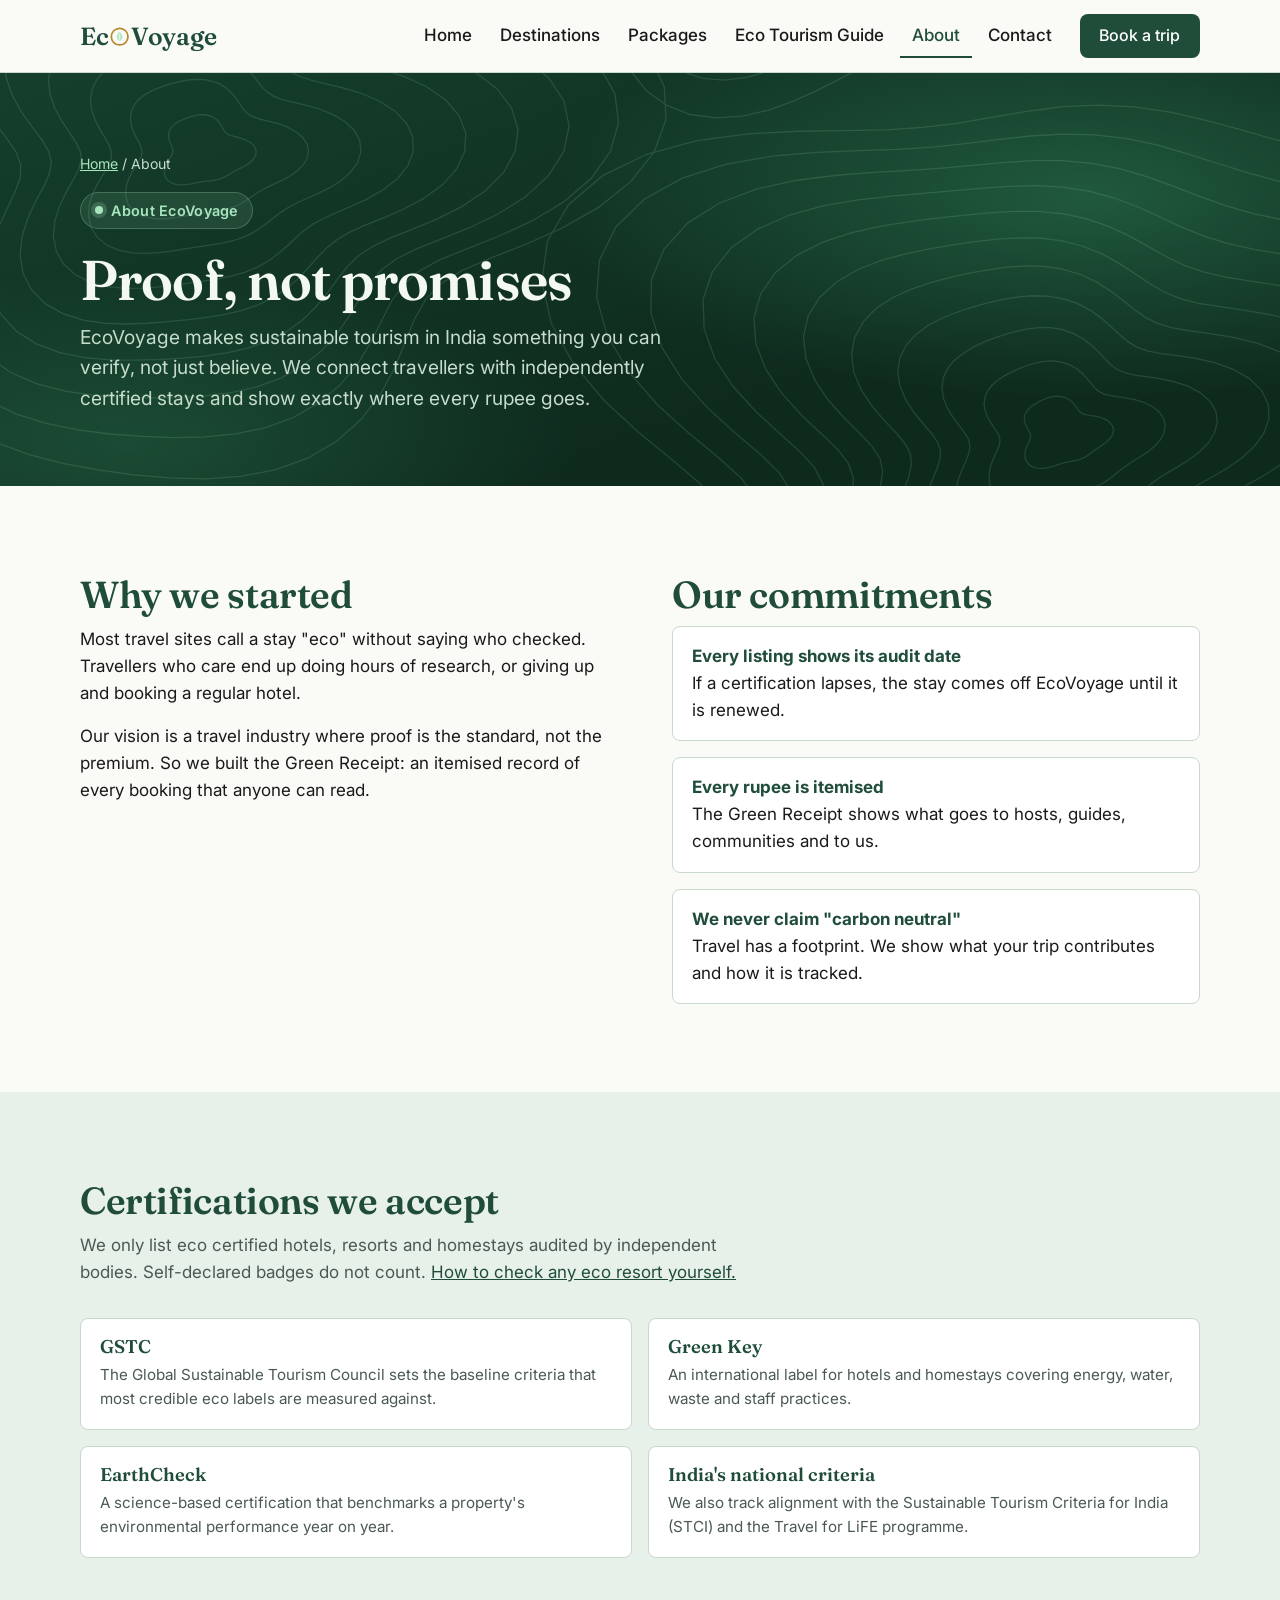
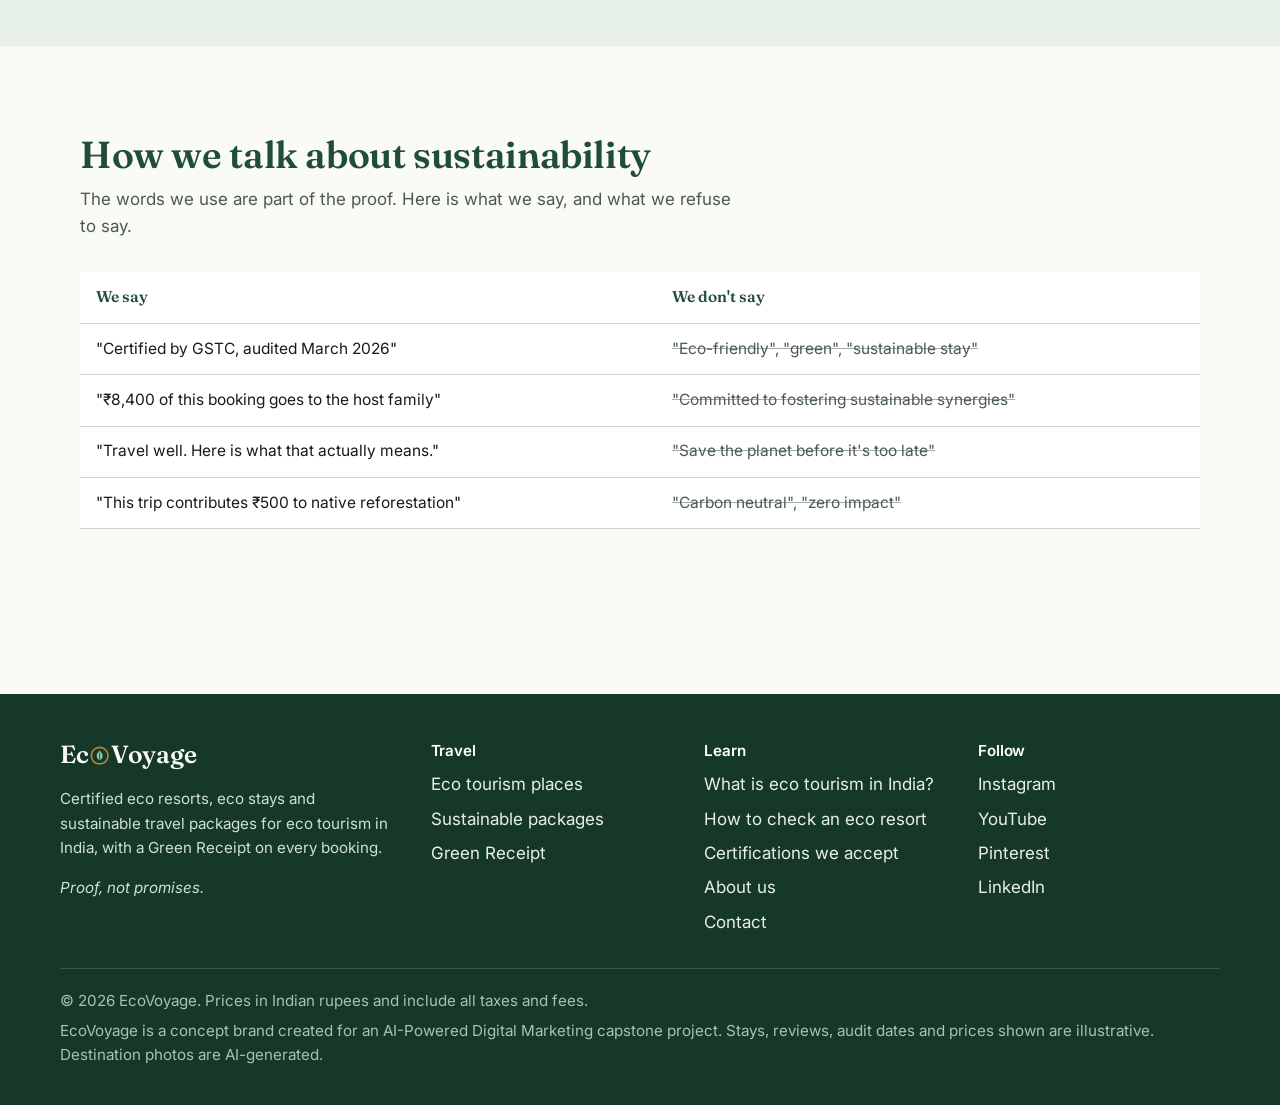
<file: about.html>
<!doctype html>
<html lang="en-IN">
<head>
<meta charset="utf-8">
<meta name="viewport" content="width=device-width, initial-scale=1">
<title>About EcoVoyage: How We Verify Eco Resorts in India</title>
<meta name="description" content="EcoVoyage lists only independently certified eco resorts and homestays in India and shows the audit date on every listing. Read our mission and standards.">
<link rel="canonical" href="https://eco-mannat.netlify.app/about.html">
<meta property="og:type" content="website">
<meta property="og:site_name" content="EcoVoyage">
<meta property="og:locale" content="en_IN">
<meta property="og:url" content="https://eco-mannat.netlify.app/about.html">
<meta property="og:title" content="About EcoVoyage: How We Verify Eco Resorts in India">
<meta property="og:description" content="EcoVoyage lists only independently certified eco resorts and homestays in India and shows the audit date on every listing. Read our mission and standards.">
<meta property="og:image" content="https://eco-mannat.netlify.app/assets/yuksom.webp">
<meta name="twitter:card" content="summary_large_image">
<meta name="theme-color" content="#0E2A1D">
<link rel="icon" href="assets/favicon.svg" type="image/svg+xml">
<link rel="preconnect" href="https://fonts.googleapis.com">
<link rel="preconnect" href="https://fonts.gstatic.com" crossorigin>
<link href="https://fonts.googleapis.com/css2?family=Fraunces:ital,opsz,wght@0,9..144,500;0,9..144,600;1,9..144,500&family=Inter:wght@400;500;600&display=swap" rel="stylesheet">
<link rel="stylesheet" href="style.css">
<!-- Google tag (gtag.js) -->
<script async src="https://www.googletagmanager.com/gtag/js?id=AW-18198107425"></script>
<script>
  window.dataLayer = window.dataLayer || [];
  function gtag(){dataLayer.push(arguments);}
  gtag('js', new Date());
  gtag('config', 'AW-18198107425');
</script>
<script type="application/ld+json">{"@context": "https://schema.org", "@type": "BreadcrumbList", "itemListElement": [{"@type": "ListItem", "position": 1, "name": "Home", "item": "https://eco-mannat.netlify.app/"}, {"@type": "ListItem", "position": 2, "name": "About", "item": "https://eco-mannat.netlify.app/about.html"}]}</script>
</head><body>
<a class="skip" href="#main">Skip to content</a>
<header class="site-header">
  <div class="wrap header-inner">
    <a class="brand" href="index.html" aria-label="EcoVoyage home">Ec<svg class="seal" viewBox="0 0 32 32" aria-hidden="true" focusable="false"><circle class="ring" cx="16" cy="16" r="12.5"/><path class="leaf" d="M16 8.5c-4.6 3.8-5.8 8.4-2.6 12.4 1.2 1.4 2.6 2.2 2.6 2.2s1.4-.8 2.6-2.2c3.2-4 2-8.6-2.6-12.4z"/><path class="vein" d="M16 12v10"/></svg>Voyage</a>
    <button class="nav-toggle" type="button" aria-expanded="false" aria-controls="site-nav">Menu</button>
    <nav id="site-nav" class="site-nav" aria-label="Main">
      <a href="index.html">Home</a>
      <a href="destinations.html">Destinations</a>
      <a href="packages.html">Packages</a>
      <a href="guide.html">Eco Tourism Guide</a>
      <a href="about.html" aria-current="page">About</a>
      <a href="contact.html">Contact</a>
      <a class="btn btn-primary nav-cta" href="packages.html">Book a trip</a>
    </nav>
  </div>
</header>
<main id="main"><section class="page-head dark">
  <div class="wrap"><div class="section-intro" style="max-width:780px">
    <p class="crumbs"><a href="index.html">Home</a> / About</p>
    <p class="eyebrow"><span class="dot"></span>About EcoVoyage</p>
    <h1>Proof, not promises</h1>
    <p class="lead">EcoVoyage makes sustainable tourism in India something you can verify, not just believe. We connect travellers with independently certified stays and show exactly where every rupee goes.</p>
  </div></div>
</section>
<section class="band" aria-labelledby="why">
  <div class="wrap split">
    <div class="reveal">
      <h2 id="why">Why we started</h2>
      <p>Most travel sites call a stay "eco" without saying who checked. Travellers who care end up doing hours of research, or giving up and booking a regular hotel.</p>
      <p>Our vision is a travel industry where proof is the standard, not the premium. So we built the Green Receipt: an itemised record of every booking that anyone can read.</p>
    </div>
    <div class="reveal" style="--d:.1s">
      <h2>Our commitments</h2>
      <ul class="commitments">
        <li><strong>Every listing shows its audit date</strong>If a certification lapses, the stay comes off EcoVoyage until it is renewed.</li>
        <li><strong>Every rupee is itemised</strong>The Green Receipt shows what goes to hosts, guides, communities and to us.</li>
        <li><strong>We never claim "carbon neutral"</strong>Travel has a footprint. We show what your trip contributes and how it is tracked.</li>
      </ul>
    </div>
  </div>
</section>
<section class="band band-sage" id="certifications" aria-labelledby="certs-h">
  <div class="wrap">
    <div class="section-intro reveal">
      <h2 id="certs-h">Certifications we accept</h2>
      <p>We only list eco certified hotels, resorts and homestays audited by independent bodies. Self-declared badges do not count. <a href="guide.html#check">How to check any eco resort yourself.</a></p>
    </div>
    <div class="certs">
      <div class="cert reveal"><h3>GSTC</h3><p>The Global Sustainable Tourism Council sets the baseline criteria that most credible eco labels are measured against.</p></div>
      <div class="cert reveal" style="--d:.1s"><h3>Green Key</h3><p>An international label for hotels and homestays covering energy, water, waste and staff practices.</p></div>
      <div class="cert reveal" style="--d:.2s"><h3>EarthCheck</h3><p>A science-based certification that benchmarks a property's environmental performance year on year.</p></div>
      <div class="cert reveal" style="--d:.3s"><h3>India's national criteria</h3><p>We also track alignment with the Sustainable Tourism Criteria for India (STCI) and the Travel for LiFE programme.</p></div>
    </div>
  </div>
</section>
<section class="band" aria-labelledby="voice">
  <div class="wrap">
    <div class="section-intro reveal">
      <h2 id="voice">How we talk about sustainability</h2>
      <p>The words we use are part of the proof. Here is what we say, and what we refuse to say.</p>
    </div>
    <div class="table-scroll reveal">
      <table class="voice">
        <thead><tr><th scope="col">We say</th><th scope="col">We don't say</th></tr></thead>
        <tbody>
          <tr><td>"Certified by GSTC, audited March 2026"</td><td>"Eco-friendly", "green", "sustainable stay"</td></tr>
          <tr><td>"&#8377;8,400 of this booking goes to the host family"</td><td>"Committed to fostering sustainable synergies"</td></tr>
          <tr><td>"Travel well. Here is what that actually means."</td><td>"Save the planet before it's too late"</td></tr>
          <tr><td>"This trip contributes &#8377;500 to native reforestation"</td><td>"Carbon neutral", "zero impact"</td></tr>
        </tbody>
      </table>
    </div>
  </div>
</section>
</main>
<footer class="site-footer">
  <div class="wrap footer-grid">
    <div>
      <a class="brand" href="index.html" aria-label="EcoVoyage home">Ec<svg class="seal" viewBox="0 0 32 32" aria-hidden="true" focusable="false"><circle class="ring" cx="16" cy="16" r="12.5"/><path class="leaf" d="M16 8.5c-4.6 3.8-5.8 8.4-2.6 12.4 1.2 1.4 2.6 2.2 2.6 2.2s1.4-.8 2.6-2.2c3.2-4 2-8.6-2.6-12.4z"/><path class="vein" d="M16 12v10"/></svg>Voyage</a>
      <p style="margin-top:1rem">Certified eco resorts, eco stays and sustainable travel packages for eco tourism in India, with a Green Receipt on every booking.</p>
      <p><em>Proof, not promises.</em></p>
    </div>
    <div>
      <h2>Travel</h2>
      <ul><li><a href="destinations.html">Eco tourism places</a></li><li><a href="packages.html">Sustainable packages</a></li><li><a href="packages.html#receipt-starter">Green Receipt</a></li></ul>
    </div>
    <div>
      <h2>Learn</h2>
      <ul><li><a href="guide.html">What is eco tourism in India?</a></li><li><a href="guide.html#check">How to check an eco resort</a></li><li><a href="about.html#certifications">Certifications we accept</a></li><li><a href="about.html">About us</a></li><li><a href="contact.html">Contact</a></li></ul>
    </div>
    <div>
      <h2>Follow</h2>
      <ul><li><a href="#">Instagram</a></li><li><a href="#">YouTube</a></li><li><a href="#">Pinterest</a></li><li><a href="#">LinkedIn</a></li></ul>
    </div>
  </div>
  <div class="wrap footer-note">
    <p>&copy; 2026 EcoVoyage. Prices in Indian rupees and include all taxes and fees.</p>
    <p>EcoVoyage is a concept brand created for an AI-Powered Digital Marketing capstone project. Stays, reviews, audit dates and prices shown are illustrative. Destination photos are AI-generated.</p>
  </div>
</footer>
<script src="script.js"></script>
</body>
</html>
</file>
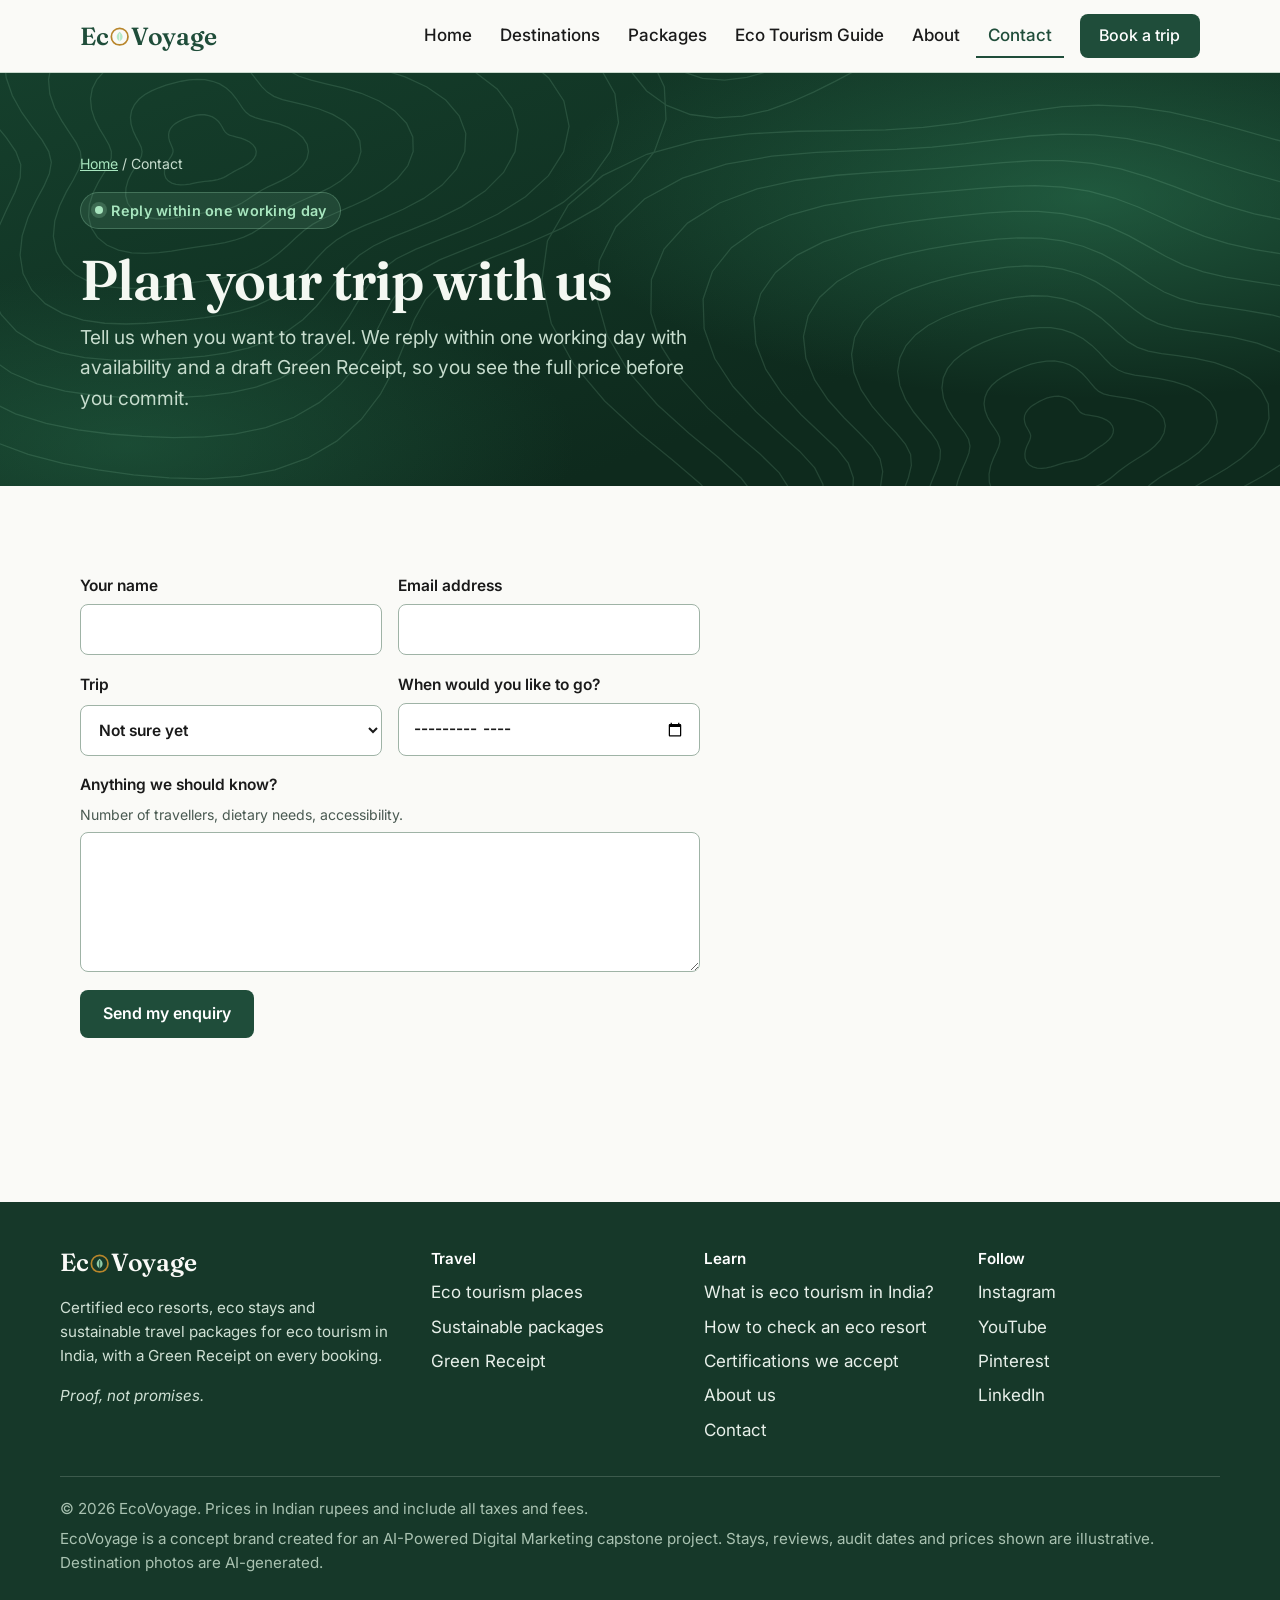
<file: contact.html>
<!doctype html>
<html lang="en-IN">
<head>
<meta charset="utf-8">
<meta name="viewport" content="width=device-width, initial-scale=1">
<title>Plan a Sustainable Trip in India | Contact EcoVoyage</title>
<meta name="description" content="Ask about availability, certifications or group bookings for eco stays in India. We reply within one working day with dates and a draft Green Receipt.">
<link rel="canonical" href="https://eco-mannat.netlify.app/contact.html">
<meta property="og:type" content="website">
<meta property="og:site_name" content="EcoVoyage">
<meta property="og:locale" content="en_IN">
<meta property="og:url" content="https://eco-mannat.netlify.app/contact.html">
<meta property="og:title" content="Plan a Sustainable Trip in India | Contact EcoVoyage">
<meta property="og:description" content="Ask about availability, certifications or group bookings for eco stays in India. We reply within one working day with dates and a draft Green Receipt.">
<meta property="og:image" content="https://eco-mannat.netlify.app/assets/coorg.webp">
<meta name="twitter:card" content="summary_large_image">
<meta name="theme-color" content="#0E2A1D">
<link rel="icon" href="assets/favicon.svg" type="image/svg+xml">
<link rel="preconnect" href="https://fonts.googleapis.com">
<link rel="preconnect" href="https://fonts.gstatic.com" crossorigin>
<link href="https://fonts.googleapis.com/css2?family=Fraunces:ital,opsz,wght@0,9..144,500;0,9..144,600;1,9..144,500&family=Inter:wght@400;500;600&display=swap" rel="stylesheet">
<link rel="stylesheet" href="style.css">
<!-- Google tag (gtag.js) -->
<script async src="https://www.googletagmanager.com/gtag/js?id=AW-18198107425"></script>
<script>
  window.dataLayer = window.dataLayer || [];
  function gtag(){dataLayer.push(arguments);}
  gtag('js', new Date());
  gtag('config', 'AW-18198107425');
</script>
<script type="application/ld+json">{"@context": "https://schema.org", "@type": "BreadcrumbList", "itemListElement": [{"@type": "ListItem", "position": 1, "name": "Home", "item": "https://eco-mannat.netlify.app/"}, {"@type": "ListItem", "position": 2, "name": "Contact", "item": "https://eco-mannat.netlify.app/contact.html"}]}</script>
</head><body>
<a class="skip" href="#main">Skip to content</a>
<header class="site-header">
  <div class="wrap header-inner">
    <a class="brand" href="index.html" aria-label="EcoVoyage home">Ec<svg class="seal" viewBox="0 0 32 32" aria-hidden="true" focusable="false"><circle class="ring" cx="16" cy="16" r="12.5"/><path class="leaf" d="M16 8.5c-4.6 3.8-5.8 8.4-2.6 12.4 1.2 1.4 2.6 2.2 2.6 2.2s1.4-.8 2.6-2.2c3.2-4 2-8.6-2.6-12.4z"/><path class="vein" d="M16 12v10"/></svg>Voyage</a>
    <button class="nav-toggle" type="button" aria-expanded="false" aria-controls="site-nav">Menu</button>
    <nav id="site-nav" class="site-nav" aria-label="Main">
      <a href="index.html">Home</a>
      <a href="destinations.html">Destinations</a>
      <a href="packages.html">Packages</a>
      <a href="guide.html">Eco Tourism Guide</a>
      <a href="about.html">About</a>
      <a href="contact.html" aria-current="page">Contact</a>
      <a class="btn btn-primary nav-cta" href="packages.html">Book a trip</a>
    </nav>
  </div>
</header>
<main id="main"><section class="page-head dark">
  <div class="wrap"><div class="section-intro" style="max-width:780px">
    <p class="crumbs"><a href="index.html">Home</a> / Contact</p>
    <p class="eyebrow"><span class="dot"></span>Reply within one working day</p>
    <h1>Plan your trip with us</h1>
    <p class="lead">Tell us when you want to travel. We reply within one working day with availability and a draft Green Receipt, so you see the full price before you commit.</p>
  </div></div>
</section>
<section class="band" aria-label="Enquiry form">
  <div class="wrap">
    <form class="form reveal" name="enquiry" method="POST" action="thanks.html" data-netlify="true" netlify-honeypot="company">
      <input type="hidden" name="form-name" value="enquiry">
      <p class="hp"><label>Company <input name="company" tabindex="-1" autocomplete="off"></label></p>
      <div class="two">
        <label>Your name<input type="text" name="name" autocomplete="name" required></label>
        <label>Email address<input type="email" name="email" autocomplete="email" required></label>
      </div>
      <div class="two">
        <label>Trip<select name="package"><option value="">Not sure yet</option><option value="starter">Starter Eco Escape, Coorg</option><option value="adventure">Adventure and Nature, Spiti Valley</option><option value="slow">Slow Travel Retreat, Kumarakom and Wayanad</option></select></label>
        <label>When would you like to go?<input type="month" name="month"></label>
      </div>
      <label>Anything we should know? <span class="hint">Number of travellers, dietary needs, accessibility.</span><textarea name="message"></textarea></label>
      <div><button class="btn btn-primary" type="submit">Send my enquiry</button></div>
    </form>
  </div>
</section>
</main>
<footer class="site-footer">
  <div class="wrap footer-grid">
    <div>
      <a class="brand" href="index.html" aria-label="EcoVoyage home">Ec<svg class="seal" viewBox="0 0 32 32" aria-hidden="true" focusable="false"><circle class="ring" cx="16" cy="16" r="12.5"/><path class="leaf" d="M16 8.5c-4.6 3.8-5.8 8.4-2.6 12.4 1.2 1.4 2.6 2.2 2.6 2.2s1.4-.8 2.6-2.2c3.2-4 2-8.6-2.6-12.4z"/><path class="vein" d="M16 12v10"/></svg>Voyage</a>
      <p style="margin-top:1rem">Certified eco resorts, eco stays and sustainable travel packages for eco tourism in India, with a Green Receipt on every booking.</p>
      <p><em>Proof, not promises.</em></p>
    </div>
    <div>
      <h2>Travel</h2>
      <ul><li><a href="destinations.html">Eco tourism places</a></li><li><a href="packages.html">Sustainable packages</a></li><li><a href="packages.html#receipt-starter">Green Receipt</a></li></ul>
    </div>
    <div>
      <h2>Learn</h2>
      <ul><li><a href="guide.html">What is eco tourism in India?</a></li><li><a href="guide.html#check">How to check an eco resort</a></li><li><a href="about.html#certifications">Certifications we accept</a></li><li><a href="about.html">About us</a></li><li><a href="contact.html">Contact</a></li></ul>
    </div>
    <div>
      <h2>Follow</h2>
      <ul><li><a href="#">Instagram</a></li><li><a href="#">YouTube</a></li><li><a href="#">Pinterest</a></li><li><a href="#">LinkedIn</a></li></ul>
    </div>
  </div>
  <div class="wrap footer-note">
    <p>&copy; 2026 EcoVoyage. Prices in Indian rupees and include all taxes and fees.</p>
    <p>EcoVoyage is a concept brand created for an AI-Powered Digital Marketing capstone project. Stays, reviews, audit dates and prices shown are illustrative. Destination photos are AI-generated.</p>
  </div>
</footer>
<script src="script.js"></script>
</body>
</html>
</file>
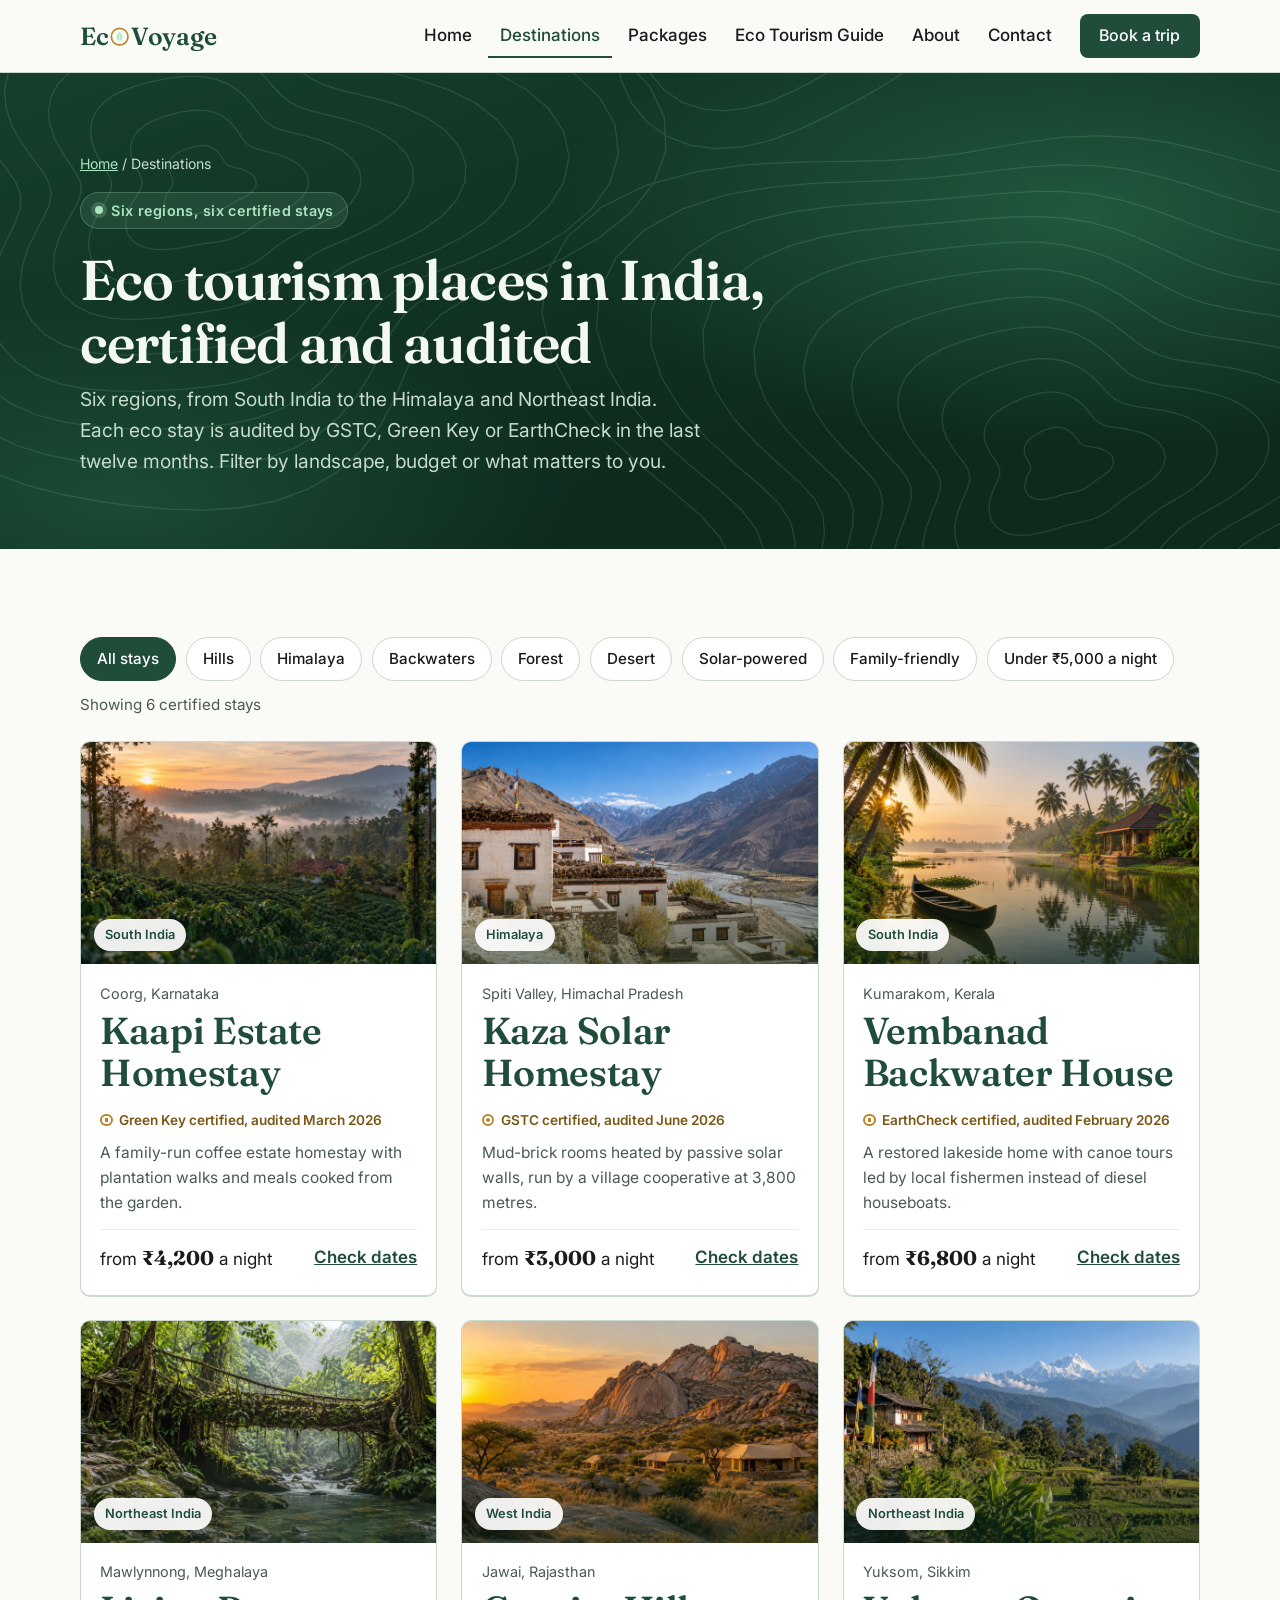
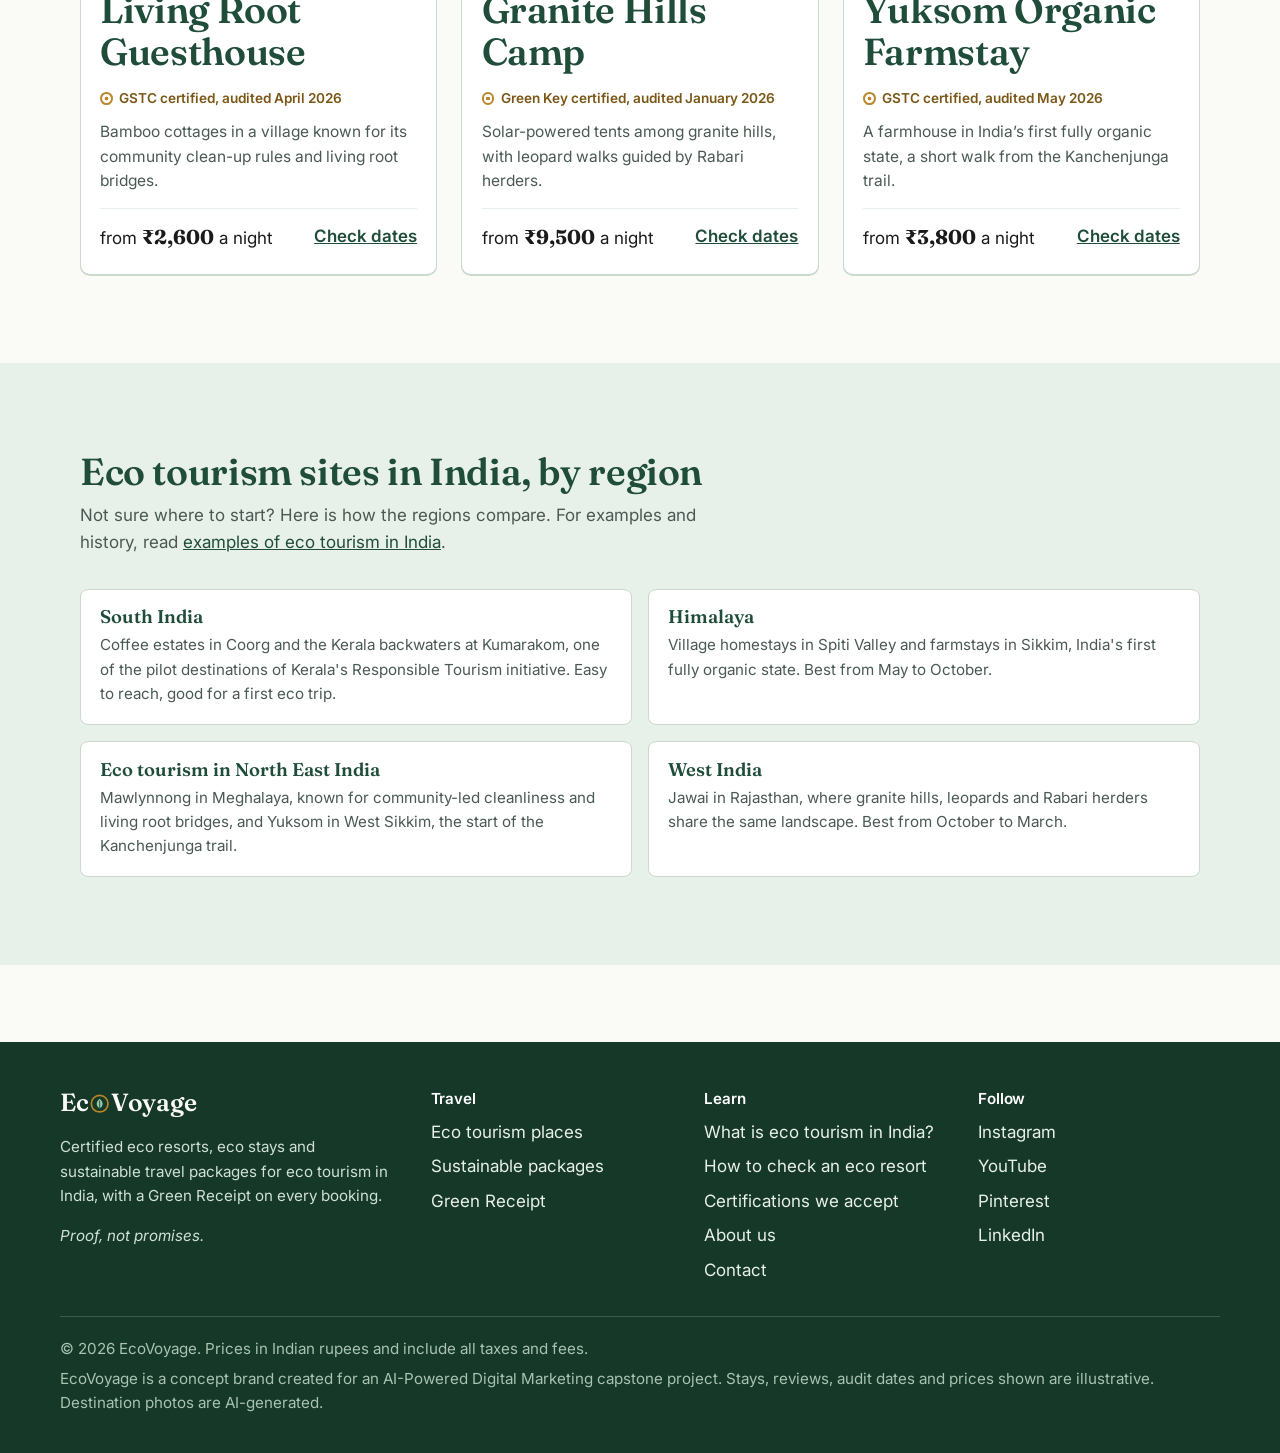
<file: destinations.html>
<!doctype html>
<html lang="en-IN">
<head>
<meta charset="utf-8">
<meta name="viewport" content="width=device-width, initial-scale=1">
<title>Eco Tourism Places in India: 6 Certified Stays | EcoVoyage</title>
<meta name="description" content="Explore eco tourism places in India, from Coorg and Kerala to Spiti, Sikkim and Meghalaya. Every stay is independently certified, audit date shown.">
<link rel="canonical" href="https://eco-mannat.netlify.app/destinations.html">
<meta property="og:type" content="website">
<meta property="og:site_name" content="EcoVoyage">
<meta property="og:locale" content="en_IN">
<meta property="og:url" content="https://eco-mannat.netlify.app/destinations.html">
<meta property="og:title" content="Eco Tourism Places in India: 6 Certified Stays | EcoVoyage">
<meta property="og:description" content="Explore eco tourism places in India, from Coorg and Kerala to Spiti, Sikkim and Meghalaya. Every stay is independently certified, audit date shown.">
<meta property="og:image" content="https://eco-mannat.netlify.app/assets/spiti.webp">
<meta name="twitter:card" content="summary_large_image">
<meta name="theme-color" content="#0E2A1D">
<link rel="icon" href="assets/favicon.svg" type="image/svg+xml">
<link rel="preconnect" href="https://fonts.googleapis.com">
<link rel="preconnect" href="https://fonts.gstatic.com" crossorigin>
<link href="https://fonts.googleapis.com/css2?family=Fraunces:ital,opsz,wght@0,9..144,500;0,9..144,600;1,9..144,500&family=Inter:wght@400;500;600&display=swap" rel="stylesheet">
<link rel="stylesheet" href="style.css">
<!-- Google tag (gtag.js) -->
<script async src="https://www.googletagmanager.com/gtag/js?id=AW-18198107425"></script>
<script>
  window.dataLayer = window.dataLayer || [];
  function gtag(){dataLayer.push(arguments);}
  gtag('js', new Date());
  gtag('config', 'AW-18198107425');
</script>
<script type="application/ld+json">{"@context": "https://schema.org", "@type": "ItemList", "name": "Eco tourism places in India", "itemListElement": [{"@type": "ListItem", "position": 1, "item": {"@type": "TouristDestination", "name": "Coorg, Karnataka", "description": "A family-run coffee estate homestay with plantation walks and meals cooked from the garden.", "image": "https://eco-mannat.netlify.app/assets/coorg.webp"}}, {"@type": "ListItem", "position": 2, "item": {"@type": "TouristDestination", "name": "Spiti Valley, Himachal Pradesh", "description": "Mud-brick rooms heated by passive solar walls, run by a village cooperative at 3,800 metres.", "image": "https://eco-mannat.netlify.app/assets/spiti.webp"}}, {"@type": "ListItem", "position": 3, "item": {"@type": "TouristDestination", "name": "Kumarakom, Kerala", "description": "A restored lakeside home with canoe tours led by local fishermen instead of diesel houseboats.", "image": "https://eco-mannat.netlify.app/assets/kumarakom.webp"}}, {"@type": "ListItem", "position": 4, "item": {"@type": "TouristDestination", "name": "Mawlynnong, Meghalaya", "description": "Bamboo cottages in a village known for its community clean-up rules and living root bridges.", "image": "https://eco-mannat.netlify.app/assets/mawlynnong.webp"}}, {"@type": "ListItem", "position": 5, "item": {"@type": "TouristDestination", "name": "Jawai, Rajasthan", "description": "Solar-powered tents among granite hills, with leopard walks guided by Rabari herders.", "image": "https://eco-mannat.netlify.app/assets/jawai.webp"}}, {"@type": "ListItem", "position": 6, "item": {"@type": "TouristDestination", "name": "Yuksom, Sikkim", "description": "A farmhouse in India’s first fully organic state, a short walk from the Kanchenjunga trail.", "image": "https://eco-mannat.netlify.app/assets/yuksom.webp"}}]}</script>
<script type="application/ld+json">{"@context": "https://schema.org", "@type": "BreadcrumbList", "itemListElement": [{"@type": "ListItem", "position": 1, "name": "Home", "item": "https://eco-mannat.netlify.app/"}, {"@type": "ListItem", "position": 2, "name": "Destinations", "item": "https://eco-mannat.netlify.app/destinations.html"}]}</script>
</head><body>
<a class="skip" href="#main">Skip to content</a>
<header class="site-header">
  <div class="wrap header-inner">
    <a class="brand" href="index.html" aria-label="EcoVoyage home">Ec<svg class="seal" viewBox="0 0 32 32" aria-hidden="true" focusable="false"><circle class="ring" cx="16" cy="16" r="12.5"/><path class="leaf" d="M16 8.5c-4.6 3.8-5.8 8.4-2.6 12.4 1.2 1.4 2.6 2.2 2.6 2.2s1.4-.8 2.6-2.2c3.2-4 2-8.6-2.6-12.4z"/><path class="vein" d="M16 12v10"/></svg>Voyage</a>
    <button class="nav-toggle" type="button" aria-expanded="false" aria-controls="site-nav">Menu</button>
    <nav id="site-nav" class="site-nav" aria-label="Main">
      <a href="index.html">Home</a>
      <a href="destinations.html" aria-current="page">Destinations</a>
      <a href="packages.html">Packages</a>
      <a href="guide.html">Eco Tourism Guide</a>
      <a href="about.html">About</a>
      <a href="contact.html">Contact</a>
      <a class="btn btn-primary nav-cta" href="packages.html">Book a trip</a>
    </nav>
  </div>
</header>
<main id="main"><section class="page-head dark">
  <div class="wrap"><div class="section-intro" style="max-width:780px">
    <p class="crumbs"><a href="index.html">Home</a> / Destinations</p>
    <p class="eyebrow"><span class="dot"></span>Six regions, six certified stays</p>
    <h1>Eco tourism places in India, certified and audited</h1>
    <p class="lead">Six regions, from South India to the Himalaya and Northeast India. Each eco stay is audited by GSTC, Green Key or EarthCheck in the last twelve months. Filter by landscape, budget or what matters to you.</p>
  </div></div>
</section>
<section class="band" aria-label="Stays">
  <div class="wrap">
    <div class="filters" role="group" aria-label="Filter stays">
      <button class="filter" type="button" data-filter="all" aria-pressed="true">All stays</button>
      <button class="filter" type="button" data-filter="hills" aria-pressed="false">Hills</button>
      <button class="filter" type="button" data-filter="himalaya" aria-pressed="false">Himalaya</button>
      <button class="filter" type="button" data-filter="water" aria-pressed="false">Backwaters</button>
      <button class="filter" type="button" data-filter="forest" aria-pressed="false">Forest</button>
      <button class="filter" type="button" data-filter="desert" aria-pressed="false">Desert</button>
      <button class="filter" type="button" data-filter="solar" aria-pressed="false">Solar-powered</button>
      <button class="filter" type="button" data-filter="family" aria-pressed="false">Family-friendly</button>
      <button class="filter" type="button" data-filter="under5k" aria-pressed="false">Under ₹5,000 a night</button>
    </div>
    <p class="filter-status" id="filter-status" aria-live="polite">Showing 6 certified stays</p>
    <div class="stays">
    <article class="stay reveal" style="--d:0.00s" data-tags="hills under5k family">
      <div class="stay-media"><img src="assets/coorg.webp" alt="Misty coffee plantation hills in Coorg at sunrise. AI-generated image" width="1200" height="800" loading="lazy" onerror="this.onerror=null;this.src='assets/scene-coorg.svg'"><span class="stay-tag">South India</span></div>
      <div class="stay-body">
        <p class="place">Coorg, Karnataka</p>
        <h2>Kaapi Estate Homestay</h2>
        <span class="proof">Green Key certified, audited March 2026</span>
        <p class="desc">A family-run coffee estate homestay with plantation walks and meals cooked from the garden.</p>
        <div class="price"><span>from <strong>₹4,200</strong> a night</span><a href="contact.html?stay=Kaapi+Estate+Homestay">Check dates</a></div>
      </div>
    </article>
    <article class="stay reveal" style="--d:0.08s" data-tags="himalaya solar under5k">
      <div class="stay-media"><img src="assets/spiti.webp" alt="Mud-brick village homestay below bare mountains in Spiti Valley. AI-generated image" width="1200" height="800" loading="lazy" onerror="this.onerror=null;this.src='assets/scene-spiti.svg'"><span class="stay-tag">Himalaya</span></div>
      <div class="stay-body">
        <p class="place">Spiti Valley, Himachal Pradesh</p>
        <h2>Kaza Solar Homestay</h2>
        <span class="proof">GSTC certified, audited June 2026</span>
        <p class="desc">Mud-brick rooms heated by passive solar walls, run by a village cooperative at 3,800 metres.</p>
        <div class="price"><span>from <strong>₹3,000</strong> a night</span><a href="contact.html?stay=Kaza+Solar+Homestay">Check dates</a></div>
      </div>
    </article>
    <article class="stay reveal" style="--d:0.16s" data-tags="water family">
      <div class="stay-media"><img src="assets/kumarakom.webp" alt="Wooden canoe on the calm Vembanad backwaters in Kumarakom at dawn. AI-generated image" width="1200" height="800" loading="lazy" onerror="this.onerror=null;this.src='assets/scene-kumarakom.svg'"><span class="stay-tag">South India</span></div>
      <div class="stay-body">
        <p class="place">Kumarakom, Kerala</p>
        <h2>Vembanad Backwater House</h2>
        <span class="proof">EarthCheck certified, audited February 2026</span>
        <p class="desc">A restored lakeside home with canoe tours led by local fishermen instead of diesel houseboats.</p>
        <div class="price"><span>from <strong>₹6,800</strong> a night</span><a href="contact.html?stay=Vembanad+Backwater+House">Check dates</a></div>
      </div>
    </article>
    <article class="stay reveal" style="--d:0.00s" data-tags="forest under5k family">
      <div class="stay-media"><img src="assets/mawlynnong.webp" alt="Living root bridge over a stream in the rainforest near Mawlynnong. AI-generated image" width="1200" height="800" loading="lazy" onerror="this.onerror=null;this.src='assets/scene-mawlynnong.svg'"><span class="stay-tag">Northeast India</span></div>
      <div class="stay-body">
        <p class="place">Mawlynnong, Meghalaya</p>
        <h2>Living Root Guesthouse</h2>
        <span class="proof">GSTC certified, audited April 2026</span>
        <p class="desc">Bamboo cottages in a village known for its community clean-up rules and living root bridges.</p>
        <div class="price"><span>from <strong>₹2,600</strong> a night</span><a href="contact.html?stay=Living+Root+Guesthouse">Check dates</a></div>
      </div>
    </article>
    <article class="stay reveal" style="--d:0.08s" data-tags="desert solar">
      <div class="stay-media"><img src="assets/jawai.webp" alt="Granite hills and scrubland at Jawai, Rajasthan, in golden evening light. AI-generated image" width="1200" height="800" loading="lazy" onerror="this.onerror=null;this.src='assets/scene-jawai.svg'"><span class="stay-tag">West India</span></div>
      <div class="stay-body">
        <p class="place">Jawai, Rajasthan</p>
        <h2>Granite Hills Camp</h2>
        <span class="proof">Green Key certified, audited January 2026</span>
        <p class="desc">Solar-powered tents among granite hills, with leopard walks guided by Rabari herders.</p>
        <div class="price"><span>from <strong>₹9,500</strong> a night</span><a href="contact.html?stay=Granite+Hills+Camp">Check dates</a></div>
      </div>
    </article>
    <article class="stay reveal" style="--d:0.16s" data-tags="himalaya under5k family solar">
      <div class="stay-media"><img src="assets/yuksom.webp" alt="Terraced farms below snow peaks near Yuksom, Sikkim. AI-generated image" width="1200" height="800" loading="lazy" onerror="this.onerror=null;this.src='assets/scene-yuksom.svg'"><span class="stay-tag">Northeast India</span></div>
      <div class="stay-body">
        <p class="place">Yuksom, Sikkim</p>
        <h2>Yuksom Organic Farmstay</h2>
        <span class="proof">GSTC certified, audited May 2026</span>
        <p class="desc">A farmhouse in India’s first fully organic state, a short walk from the Kanchenjunga trail.</p>
        <div class="price"><span>from <strong>₹3,800</strong> a night</span><a href="contact.html?stay=Yuksom+Organic+Farmstay">Check dates</a></div>
      </div>
    </article>
    </div>
  </div>
</section>
<section class="band band-sage" aria-labelledby="regions">
  <div class="wrap">
    <div class="section-intro reveal">
      <h2 id="regions">Eco tourism sites in India, by region</h2>
      <p>Not sure where to start? Here is how the regions compare. For examples and history, read <a href="guide.html#examples">examples of eco tourism in India</a>.</p>
    </div>
    <div class="certs">
      <div class="cert reveal"><h3>South India</h3><p>Coffee estates in Coorg and the Kerala backwaters at Kumarakom, one of the pilot destinations of Kerala's Responsible Tourism initiative. Easy to reach, good for a first eco trip.</p></div>
      <div class="cert reveal" style="--d:.1s"><h3>Himalaya</h3><p>Village homestays in Spiti Valley and farmstays in Sikkim, India's first fully organic state. Best from May to October.</p></div>
      <div class="cert reveal" style="--d:.2s"><h3>Eco tourism in North East India</h3><p>Mawlynnong in Meghalaya, known for community-led cleanliness and living root bridges, and Yuksom in West Sikkim, the start of the Kanchenjunga trail.</p></div>
      <div class="cert reveal" style="--d:.3s"><h3>West India</h3><p>Jawai in Rajasthan, where granite hills, leopards and Rabari herders share the same landscape. Best from October to March.</p></div>
    </div>
  </div>
</section>
</main>
<footer class="site-footer">
  <div class="wrap footer-grid">
    <div>
      <a class="brand" href="index.html" aria-label="EcoVoyage home">Ec<svg class="seal" viewBox="0 0 32 32" aria-hidden="true" focusable="false"><circle class="ring" cx="16" cy="16" r="12.5"/><path class="leaf" d="M16 8.5c-4.6 3.8-5.8 8.4-2.6 12.4 1.2 1.4 2.6 2.2 2.6 2.2s1.4-.8 2.6-2.2c3.2-4 2-8.6-2.6-12.4z"/><path class="vein" d="M16 12v10"/></svg>Voyage</a>
      <p style="margin-top:1rem">Certified eco resorts, eco stays and sustainable travel packages for eco tourism in India, with a Green Receipt on every booking.</p>
      <p><em>Proof, not promises.</em></p>
    </div>
    <div>
      <h2>Travel</h2>
      <ul><li><a href="destinations.html">Eco tourism places</a></li><li><a href="packages.html">Sustainable packages</a></li><li><a href="packages.html#receipt-starter">Green Receipt</a></li></ul>
    </div>
    <div>
      <h2>Learn</h2>
      <ul><li><a href="guide.html">What is eco tourism in India?</a></li><li><a href="guide.html#check">How to check an eco resort</a></li><li><a href="about.html#certifications">Certifications we accept</a></li><li><a href="about.html">About us</a></li><li><a href="contact.html">Contact</a></li></ul>
    </div>
    <div>
      <h2>Follow</h2>
      <ul><li><a href="#">Instagram</a></li><li><a href="#">YouTube</a></li><li><a href="#">Pinterest</a></li><li><a href="#">LinkedIn</a></li></ul>
    </div>
  </div>
  <div class="wrap footer-note">
    <p>&copy; 2026 EcoVoyage. Prices in Indian rupees and include all taxes and fees.</p>
    <p>EcoVoyage is a concept brand created for an AI-Powered Digital Marketing capstone project. Stays, reviews, audit dates and prices shown are illustrative. Destination photos are AI-generated.</p>
  </div>
</footer>
<script src="script.js"></script>
</body>
</html>
</file>
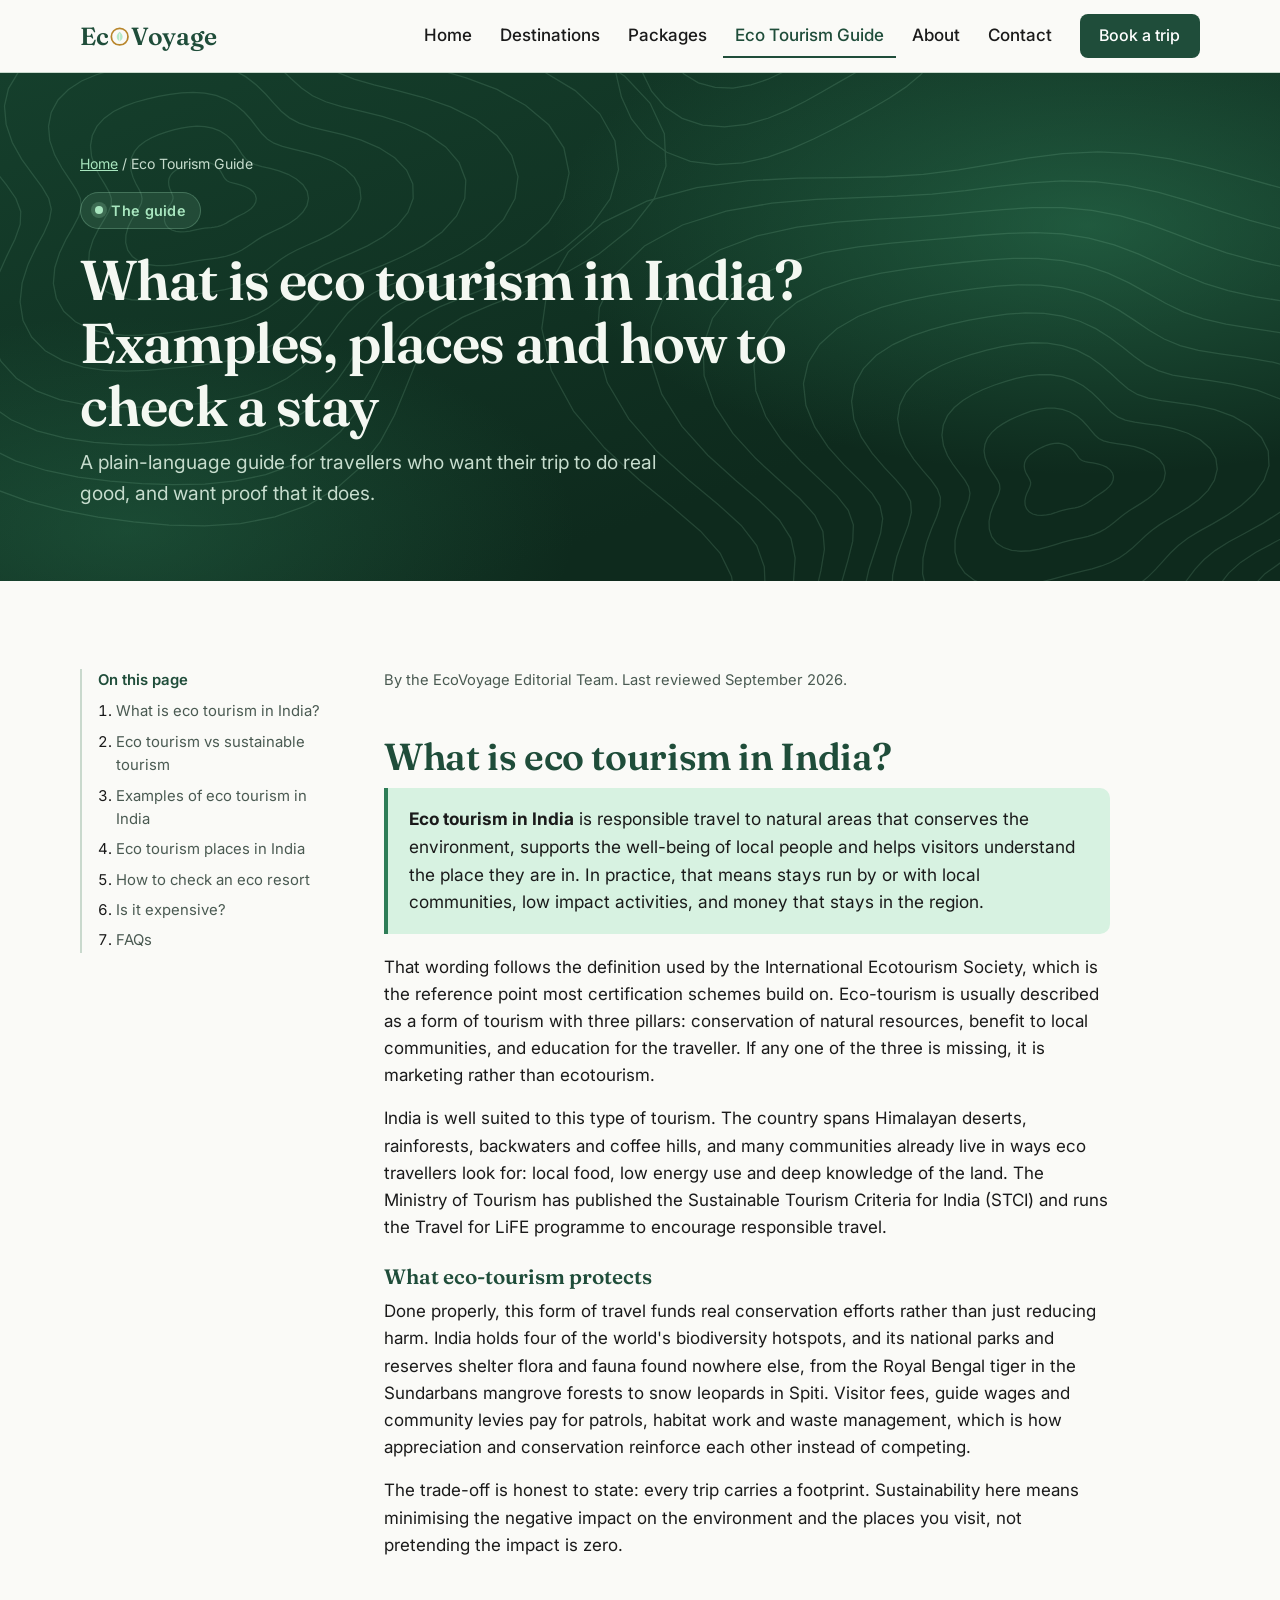
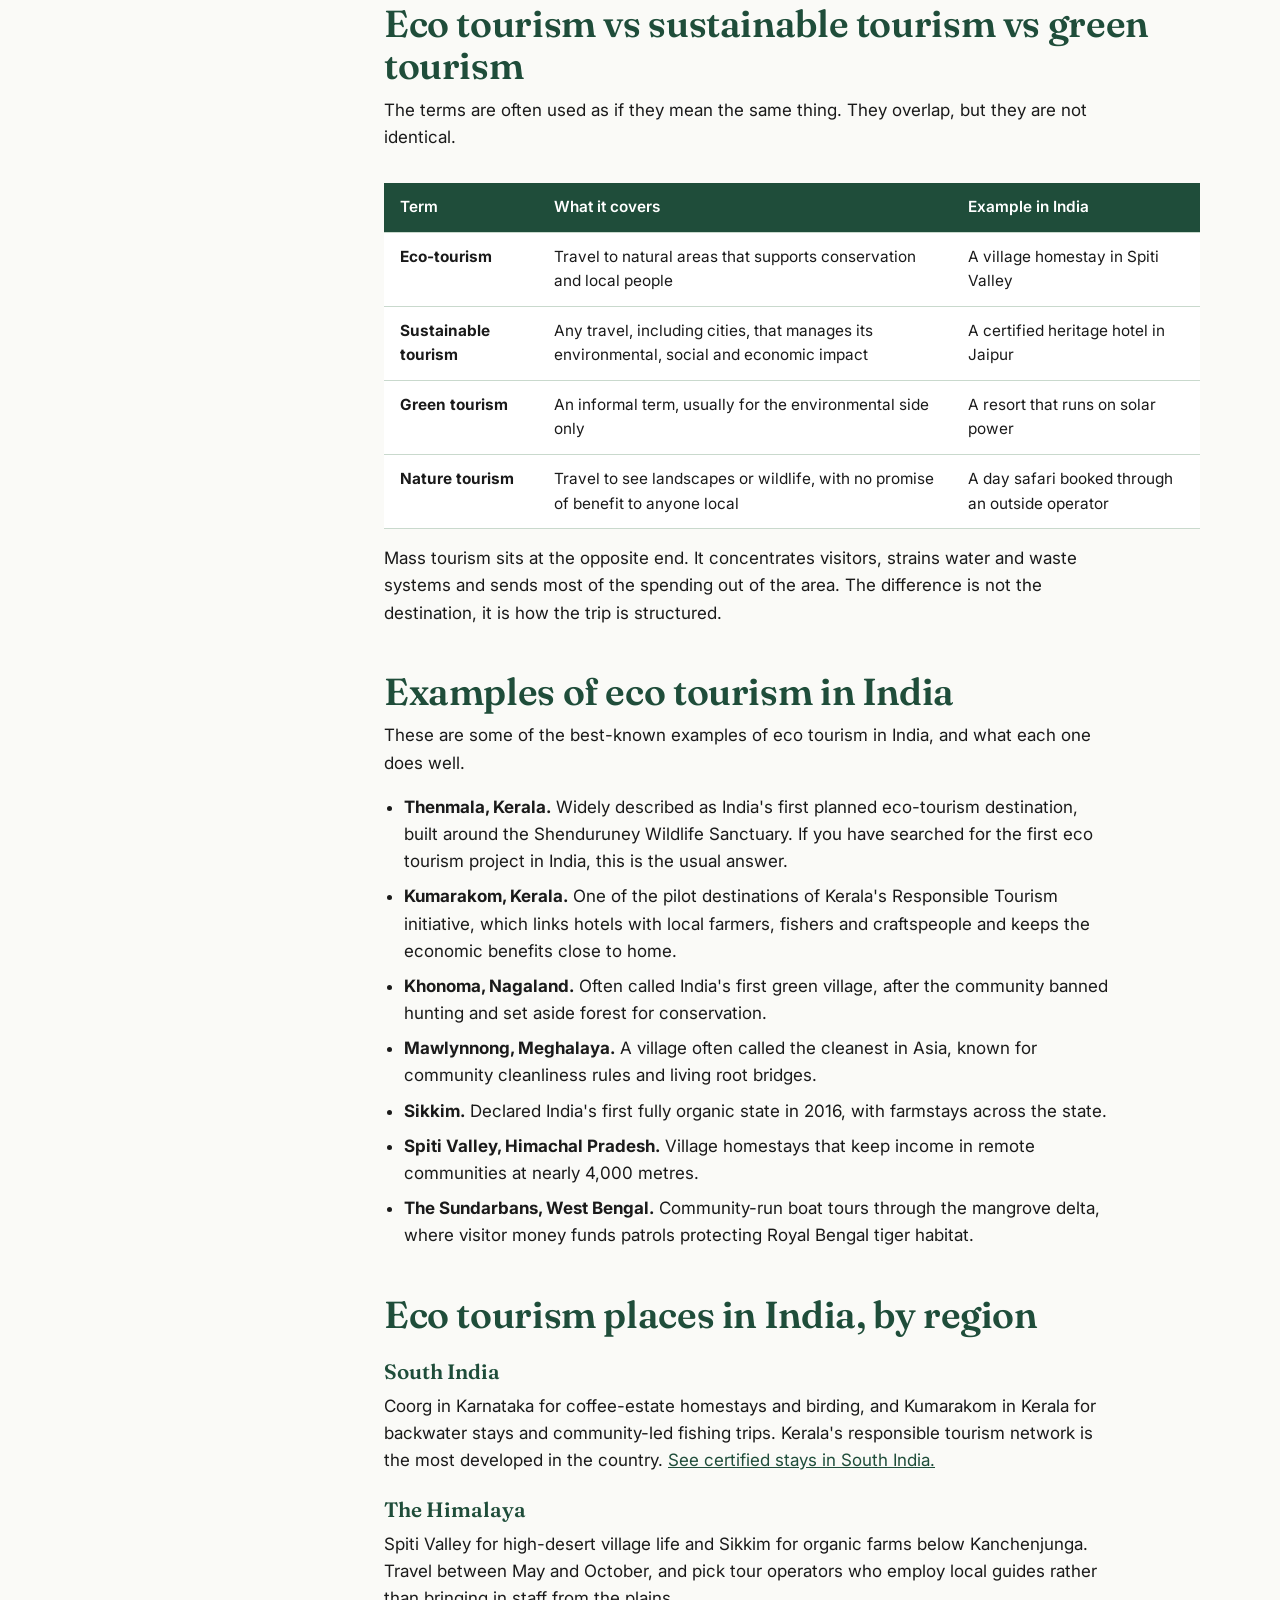
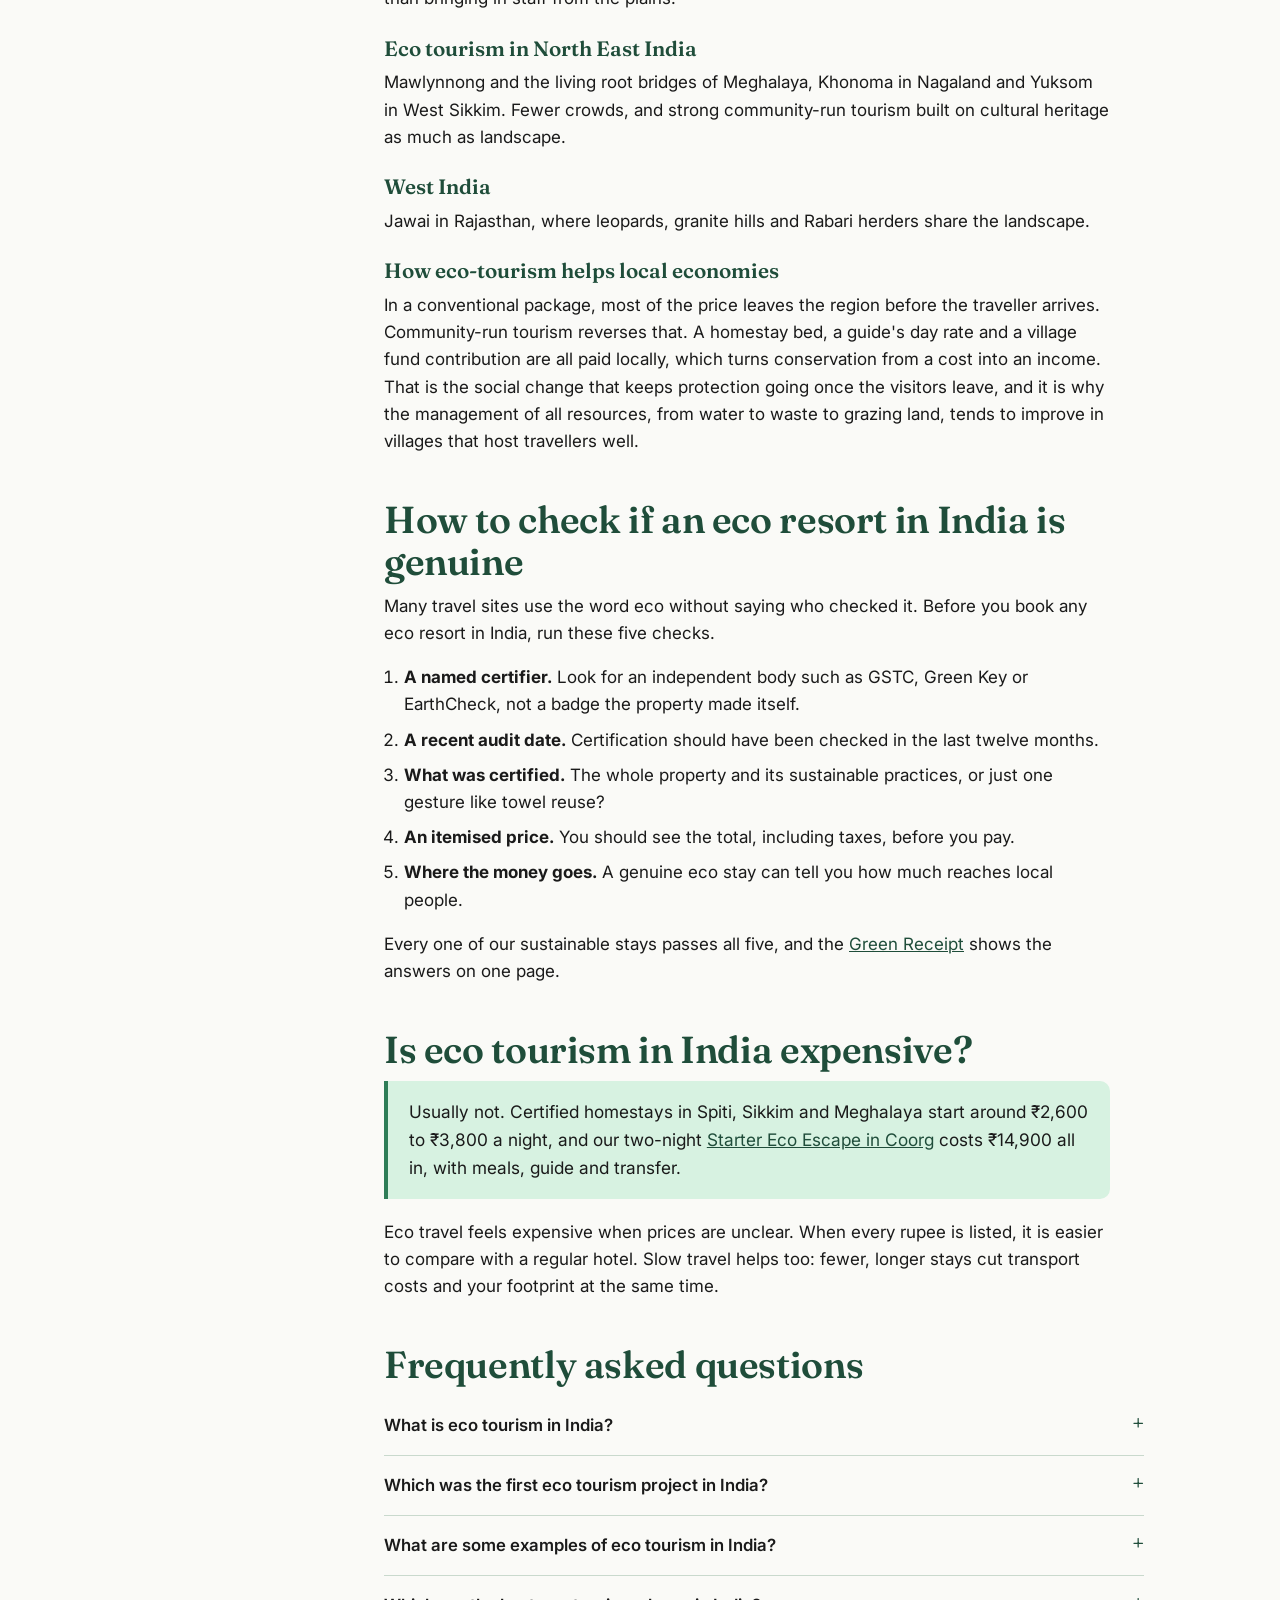
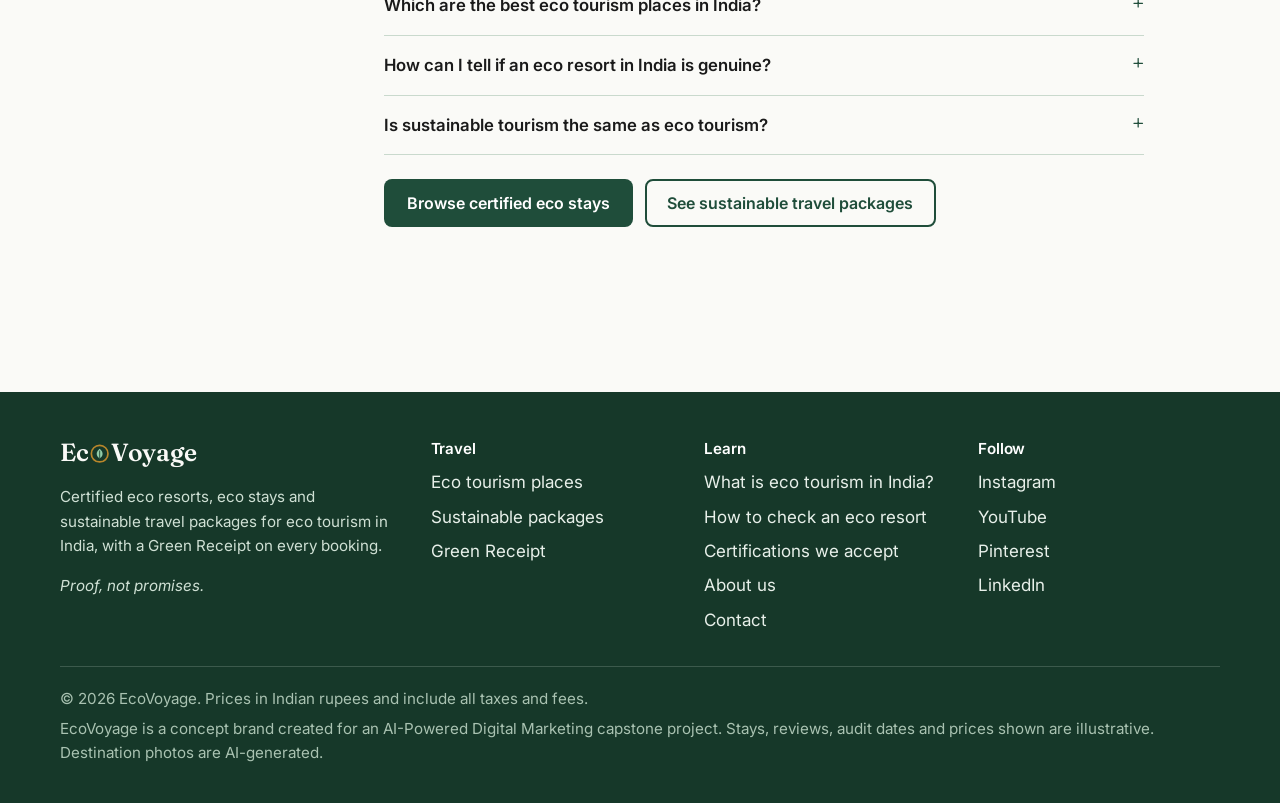
<file: guide.html>
<!doctype html>
<html lang="en-IN">
<head>
<meta charset="utf-8">
<meta name="viewport" content="width=device-width, initial-scale=1">
<title>What Is Eco Tourism in India? Examples and Places (2026)</title>
<meta name="description" content="What is eco tourism in India? Examples, the first eco tourism project, the best eco tourism places, and how to check if an eco resort is genuine.">
<link rel="canonical" href="https://eco-mannat.netlify.app/guide.html">
<meta property="og:type" content="website">
<meta property="og:site_name" content="EcoVoyage">
<meta property="og:locale" content="en_IN">
<meta property="og:url" content="https://eco-mannat.netlify.app/guide.html">
<meta property="og:title" content="What Is Eco Tourism in India? Examples and Places (2026)">
<meta property="og:description" content="What is eco tourism in India? Examples, the first eco tourism project, the best eco tourism places, and how to check if an eco resort is genuine.">
<meta property="og:image" content="https://eco-mannat.netlify.app/assets/mawlynnong.webp">
<meta name="twitter:card" content="summary_large_image">
<meta name="theme-color" content="#0E2A1D">
<link rel="icon" href="assets/favicon.svg" type="image/svg+xml">
<link rel="preconnect" href="https://fonts.googleapis.com">
<link rel="preconnect" href="https://fonts.gstatic.com" crossorigin>
<link href="https://fonts.googleapis.com/css2?family=Fraunces:ital,opsz,wght@0,9..144,500;0,9..144,600;1,9..144,500&family=Inter:wght@400;500;600&display=swap" rel="stylesheet">
<link rel="stylesheet" href="style.css">
<!-- Google tag (gtag.js) -->
<script async src="https://www.googletagmanager.com/gtag/js?id=AW-18198107425"></script>
<script>
  window.dataLayer = window.dataLayer || [];
  function gtag(){dataLayer.push(arguments);}
  gtag('js', new Date());
  gtag('config', 'AW-18198107425');
</script>
<script type="application/ld+json">{"@context": "https://schema.org", "@type": "Article", "headline": "What Is Eco Tourism in India? Examples, Places and How to Check a Stay", "description": "A plain-language guide to eco tourism in India: what it means, examples, the first eco tourism project, the best places and how to check if an eco resort is genuine.", "image": "https://eco-mannat.netlify.app/assets/mawlynnong.webp", "author": {"@type": "Organization", "name": "EcoVoyage Editorial Team"}, "publisher": {"@type": "Organization", "name": "EcoVoyage", "logo": {"@type": "ImageObject", "url": "https://eco-mannat.netlify.app/assets/logo.svg"}}, "datePublished": "2026-09-26", "dateModified": "2026-09-26", "mainEntityOfPage": "https://eco-mannat.netlify.app/guide.html", "inLanguage": "en-IN"}</script>
<script type="application/ld+json">{"@context": "https://schema.org", "@type": "FAQPage", "mainEntity": [{"@type": "Question", "name": "What is eco tourism in India?", "acceptedAnswer": {"@type": "Answer", "text": "Eco tourism in India is responsible travel to natural areas that conserves the environment, supports the wellbeing of local communities and helps visitors understand the place. Examples include village homestays in Spiti, community-run guesthouses in Mawlynnong and certified coffee-estate stays in Coorg."}}, {"@type": "Question", "name": "Which was the first eco tourism project in India?", "acceptedAnswer": {"@type": "Answer", "text": "Thenmala in Kollam district, Kerala, is widely described as India’s first planned eco tourism destination. It was developed around the Shenduruney Wildlife Sanctuary with zones for adventure, leisure and nature education."}}, {"@type": "Question", "name": "What are some examples of eco tourism in India?", "acceptedAnswer": {"@type": "Answer", "text": "Well-known examples of eco tourism in India include Thenmala in Kerala, the Responsible Tourism initiative at Kumarakom, Khonoma green village in Nagaland, community-led tourism in Mawlynnong, Meghalaya, homestays in Spiti Valley and organic farmstays in Sikkim."}}, {"@type": "Question", "name": "Which are the best eco tourism places in India?", "acceptedAnswer": {"@type": "Answer", "text": "Good places to start are Coorg and Kumarakom in South India, Spiti Valley and Sikkim in the Himalaya, Mawlynnong in Northeast India and Jawai in Rajasthan. Choose based on season, budget and whether the stay can show independent certification."}}, {"@type": "Question", "name": "How can I tell if an eco resort in India is genuine?", "acceptedAnswer": {"@type": "Answer", "text": "Look for a named independent certifier such as GSTC, Green Key or EarthCheck, an audit date within the last twelve months, and an itemised price that shows what goes to local people. Vague words like eco-friendly or green without proof are a red flag."}}, {"@type": "Question", "name": "Is sustainable tourism the same as eco tourism?", "acceptedAnswer": {"@type": "Answer", "text": "Not exactly. Eco tourism focuses on travel to natural areas and conservation. Sustainable tourism is broader and covers any travel, including cities, that manages its environmental, social and economic impact. Green tourism is an informal term usually used for the environmental part."}}]}</script>
<script type="application/ld+json">{"@context": "https://schema.org", "@type": "BreadcrumbList", "itemListElement": [{"@type": "ListItem", "position": 1, "name": "Home", "item": "https://eco-mannat.netlify.app/"}, {"@type": "ListItem", "position": 2, "name": "Eco Tourism Guide", "item": "https://eco-mannat.netlify.app/guide.html"}]}</script>
</head><body>
<a class="skip" href="#main">Skip to content</a>
<header class="site-header">
  <div class="wrap header-inner">
    <a class="brand" href="index.html" aria-label="EcoVoyage home">Ec<svg class="seal" viewBox="0 0 32 32" aria-hidden="true" focusable="false"><circle class="ring" cx="16" cy="16" r="12.5"/><path class="leaf" d="M16 8.5c-4.6 3.8-5.8 8.4-2.6 12.4 1.2 1.4 2.6 2.2 2.6 2.2s1.4-.8 2.6-2.2c3.2-4 2-8.6-2.6-12.4z"/><path class="vein" d="M16 12v10"/></svg>Voyage</a>
    <button class="nav-toggle" type="button" aria-expanded="false" aria-controls="site-nav">Menu</button>
    <nav id="site-nav" class="site-nav" aria-label="Main">
      <a href="index.html">Home</a>
      <a href="destinations.html">Destinations</a>
      <a href="packages.html">Packages</a>
      <a href="guide.html" aria-current="page">Eco Tourism Guide</a>
      <a href="about.html">About</a>
      <a href="contact.html">Contact</a>
      <a class="btn btn-primary nav-cta" href="packages.html">Book a trip</a>
    </nav>
  </div>
</header>
<main id="main"><section class="page-head dark">
  <div class="wrap"><div class="section-intro" style="max-width:780px">
    <p class="crumbs"><a href="index.html">Home</a> / Eco Tourism Guide</p>
    <p class="eyebrow"><span class="dot"></span>The guide</p>
    <h1>What is eco tourism in India? Examples, places and how to check a stay</h1>
    <p class="lead">A plain-language guide for travellers who want their trip to do real good, and want proof that it does.</p>
  </div></div>
</section>
<section class="band">
  <div class="wrap guide">
    <nav class="toc" aria-label="On this page">
      <p>On this page</p>
      <ol>
        <li><a href="#what">What is eco tourism in India?</a></li>
        <li><a href="#vs">Eco tourism vs sustainable tourism</a></li>
        <li><a href="#examples">Examples of eco tourism in India</a></li>
        <li><a href="#places">Eco tourism places in India</a></li>
        <li><a href="#check">How to check an eco resort</a></li>
        <li><a href="#cost">Is it expensive?</a></li>
        <li><a href="#faq">FAQs</a></li>
      </ol>
    </nav>
    <article class="article">
      <p class="muted" style="font-size:.92rem">By the EcoVoyage Editorial Team. Last reviewed September 2026.</p>

      <h2 id="what">What is eco tourism in India?</h2>
      <div class="answer"><p><strong>Eco tourism in India</strong> is responsible travel to natural areas that conserves the environment, supports the well-being of local people and helps visitors understand the place they are in. In practice, that means stays run by or with local communities, low impact activities, and money that stays in the region.</p></div>
      <p>That wording follows the definition used by the International Ecotourism Society, which is the reference point most certification schemes build on. Eco-tourism is usually described as a form of tourism with three pillars: conservation of natural resources, benefit to local communities, and education for the traveller. If any one of the three is missing, it is marketing rather than ecotourism.</p>
      <p>India is well suited to this type of tourism. The country spans Himalayan deserts, rainforests, backwaters and coffee hills, and many communities already live in ways eco travellers look for: local food, low energy use and deep knowledge of the land. The Ministry of Tourism has published the Sustainable Tourism Criteria for India (STCI) and runs the Travel for LiFE programme to encourage responsible travel.</p>

      <h3>What eco-tourism protects</h3>
      <p>Done properly, this form of travel funds real conservation efforts rather than just reducing harm. India holds four of the world's biodiversity hotspots, and its national parks and reserves shelter flora and fauna found nowhere else, from the Royal Bengal tiger in the Sundarbans mangrove forests to snow leopards in Spiti. Visitor fees, guide wages and community levies pay for patrols, habitat work and waste management, which is how appreciation and conservation reinforce each other instead of competing.</p>
      <p>The trade-off is honest to state: every trip carries a footprint. Sustainability here means minimising the negative impact on the environment and the places you visit, not pretending the impact is zero.</p>

      <h2 id="vs">Eco tourism vs sustainable tourism vs green tourism</h2>
      <p>The terms are often used as if they mean the same thing. They overlap, but they are not identical.</p>
      <div class="table-scroll"><table class="compare">
        <thead><tr><th scope="col">Term</th><th scope="col">What it covers</th><th scope="col">Example in India</th></tr></thead>
        <tbody>
          <tr><td><strong>Eco-tourism</strong></td><td>Travel to natural areas that supports conservation and local people</td><td>A village homestay in Spiti Valley</td></tr>
          <tr><td><strong>Sustainable tourism</strong></td><td>Any travel, including cities, that manages its environmental, social and economic impact</td><td>A certified heritage hotel in Jaipur</td></tr>
          <tr><td><strong>Green tourism</strong></td><td>An informal term, usually for the environmental side only</td><td>A resort that runs on solar power</td></tr>
          <tr><td><strong>Nature tourism</strong></td><td>Travel to see landscapes or wildlife, with no promise of benefit to anyone local</td><td>A day safari booked through an outside operator</td></tr>
        </tbody>
      </table></div>
      <p>Mass tourism sits at the opposite end. It concentrates visitors, strains water and waste systems and sends most of the spending out of the area. The difference is not the destination, it is how the trip is structured.</p>

      <h2 id="examples">Examples of eco tourism in India</h2>
      <p>These are some of the best-known examples of eco tourism in India, and what each one does well.</p>
      <ul>
        <li><strong>Thenmala, Kerala.</strong> Widely described as India's first planned eco-tourism destination, built around the Shenduruney Wildlife Sanctuary. If you have searched for the first eco tourism project in India, this is the usual answer.</li>
        <li><strong>Kumarakom, Kerala.</strong> One of the pilot destinations of Kerala's Responsible Tourism initiative, which links hotels with local farmers, fishers and craftspeople and keeps the economic benefits close to home.</li>
        <li><strong>Khonoma, Nagaland.</strong> Often called India's first green village, after the community banned hunting and set aside forest for conservation.</li>
        <li><strong>Mawlynnong, Meghalaya.</strong> A village often called the cleanest in Asia, known for community cleanliness rules and living root bridges.</li>
        <li><strong>Sikkim.</strong> Declared India's first fully organic state in 2016, with farmstays across the state.</li>
        <li><strong>Spiti Valley, Himachal Pradesh.</strong> Village homestays that keep income in remote communities at nearly 4,000 metres.</li>
        <li><strong>The Sundarbans, West Bengal.</strong> Community-run boat tours through the mangrove delta, where visitor money funds patrols protecting Royal Bengal tiger habitat.</li>
      </ul>

      <h2 id="places">Eco tourism places in India, by region</h2>
      <h3>South India</h3>
      <p>Coorg in Karnataka for coffee-estate homestays and birding, and Kumarakom in Kerala for backwater stays and community-led fishing trips. Kerala's responsible tourism network is the most developed in the country. <a href="destinations.html">See certified stays in South India.</a></p>
      <h3>The Himalaya</h3>
      <p>Spiti Valley for high-desert village life and Sikkim for organic farms below Kanchenjunga. Travel between May and October, and pick tour operators who employ local guides rather than bringing in staff from the plains.</p>
      <h3>Eco tourism in North East India</h3>
      <p>Mawlynnong and the living root bridges of Meghalaya, Khonoma in Nagaland and Yuksom in West Sikkim. Fewer crowds, and strong community-run tourism built on cultural heritage as much as landscape.</p>
      <h3>West India</h3>
      <p>Jawai in Rajasthan, where leopards, granite hills and Rabari herders share the landscape.</p>

      <h3>How eco-tourism helps local economies</h3>
      <p>In a conventional package, most of the price leaves the region before the traveller arrives. Community-run tourism reverses that. A homestay bed, a guide's day rate and a village fund contribution are all paid locally, which turns conservation from a cost into an income. That is the social change that keeps protection going once the visitors leave, and it is why the management of all resources, from water to waste to grazing land, tends to improve in villages that host travellers well.</p>

      <h2 id="check">How to check if an eco resort in India is genuine</h2>
      <p>Many travel sites use the word eco without saying who checked it. Before you book any eco resort in India, run these five checks.</p>
      <ol>
        <li><strong>A named certifier.</strong> Look for an independent body such as GSTC, Green Key or EarthCheck, not a badge the property made itself.</li>
        <li><strong>A recent audit date.</strong> Certification should have been checked in the last twelve months.</li>
        <li><strong>What was certified.</strong> The whole property and its sustainable practices, or just one gesture like towel reuse?</li>
        <li><strong>An itemised price.</strong> You should see the total, including taxes, before you pay.</li>
        <li><strong>Where the money goes.</strong> A genuine eco stay can tell you how much reaches local people.</li>
      </ol>
      <p>Every one of our sustainable stays passes all five, and the <a href="packages.html">Green Receipt</a> shows the answers on one page.</p>

      <h2 id="cost">Is eco tourism in India expensive?</h2>
      <div class="answer"><p>Usually not. Certified homestays in Spiti, Sikkim and Meghalaya start around &#8377;2,600 to &#8377;3,800 a night, and our two-night <a href="packages.html">Starter Eco Escape in Coorg</a> costs &#8377;14,900 all in, with meals, guide and transfer.</p></div>
      <p>Eco travel feels expensive when prices are unclear. When every rupee is listed, it is easier to compare with a regular hotel. Slow travel helps too: fewer, longer stays cut transport costs and your footprint at the same time.</p>

      <h2 id="faq">Frequently asked questions</h2>
      <div class="faq">
    <details><summary>What is eco tourism in India?</summary><p>Eco tourism in India is responsible travel to natural areas that conserves the environment, supports the wellbeing of local communities and helps visitors understand the place. Examples include village homestays in Spiti, community-run guesthouses in Mawlynnong and certified coffee-estate stays in Coorg.</p></details>
    <details><summary>Which was the first eco tourism project in India?</summary><p>Thenmala in Kollam district, Kerala, is widely described as India’s first planned eco tourism destination. It was developed around the Shenduruney Wildlife Sanctuary with zones for adventure, leisure and nature education.</p></details>
    <details><summary>What are some examples of eco tourism in India?</summary><p>Well-known examples of eco tourism in India include Thenmala in Kerala, the Responsible Tourism initiative at Kumarakom, Khonoma green village in Nagaland, community-led tourism in Mawlynnong, Meghalaya, homestays in Spiti Valley and organic farmstays in Sikkim.</p></details>
    <details><summary>Which are the best eco tourism places in India?</summary><p>Good places to start are Coorg and Kumarakom in South India, Spiti Valley and Sikkim in the Himalaya, Mawlynnong in Northeast India and Jawai in Rajasthan. Choose based on season, budget and whether the stay can show independent certification.</p></details>
    <details><summary>How can I tell if an eco resort in India is genuine?</summary><p>Look for a named independent certifier such as GSTC, Green Key or EarthCheck, an audit date within the last twelve months, and an itemised price that shows what goes to local people. Vague words like eco-friendly or green without proof are a red flag.</p></details>
    <details><summary>Is sustainable tourism the same as eco tourism?</summary><p>Not exactly. Eco tourism focuses on travel to natural areas and conservation. Sustainable tourism is broader and covers any travel, including cities, that manages its environmental, social and economic impact. Green tourism is an informal term usually used for the environmental part.</p></details>
      </div>
      <div class="btn-row"><a class="btn btn-primary" href="destinations.html">Browse certified eco stays</a><a class="btn btn-quiet" href="packages.html">See sustainable travel packages</a></div>
    </article>
  </div>
</section>
</main>
<footer class="site-footer">
  <div class="wrap footer-grid">
    <div>
      <a class="brand" href="index.html" aria-label="EcoVoyage home">Ec<svg class="seal" viewBox="0 0 32 32" aria-hidden="true" focusable="false"><circle class="ring" cx="16" cy="16" r="12.5"/><path class="leaf" d="M16 8.5c-4.6 3.8-5.8 8.4-2.6 12.4 1.2 1.4 2.6 2.2 2.6 2.2s1.4-.8 2.6-2.2c3.2-4 2-8.6-2.6-12.4z"/><path class="vein" d="M16 12v10"/></svg>Voyage</a>
      <p style="margin-top:1rem">Certified eco resorts, eco stays and sustainable travel packages for eco tourism in India, with a Green Receipt on every booking.</p>
      <p><em>Proof, not promises.</em></p>
    </div>
    <div>
      <h2>Travel</h2>
      <ul><li><a href="destinations.html">Eco tourism places</a></li><li><a href="packages.html">Sustainable packages</a></li><li><a href="packages.html#receipt-starter">Green Receipt</a></li></ul>
    </div>
    <div>
      <h2>Learn</h2>
      <ul><li><a href="guide.html">What is eco tourism in India?</a></li><li><a href="guide.html#check">How to check an eco resort</a></li><li><a href="about.html#certifications">Certifications we accept</a></li><li><a href="about.html">About us</a></li><li><a href="contact.html">Contact</a></li></ul>
    </div>
    <div>
      <h2>Follow</h2>
      <ul><li><a href="#">Instagram</a></li><li><a href="#">YouTube</a></li><li><a href="#">Pinterest</a></li><li><a href="#">LinkedIn</a></li></ul>
    </div>
  </div>
  <div class="wrap footer-note">
    <p>&copy; 2026 EcoVoyage. Prices in Indian rupees and include all taxes and fees.</p>
    <p>EcoVoyage is a concept brand created for an AI-Powered Digital Marketing capstone project. Stays, reviews, audit dates and prices shown are illustrative. Destination photos are AI-generated.</p>
  </div>
</footer>
<script src="script.js"></script>
</body>
</html>
</file>
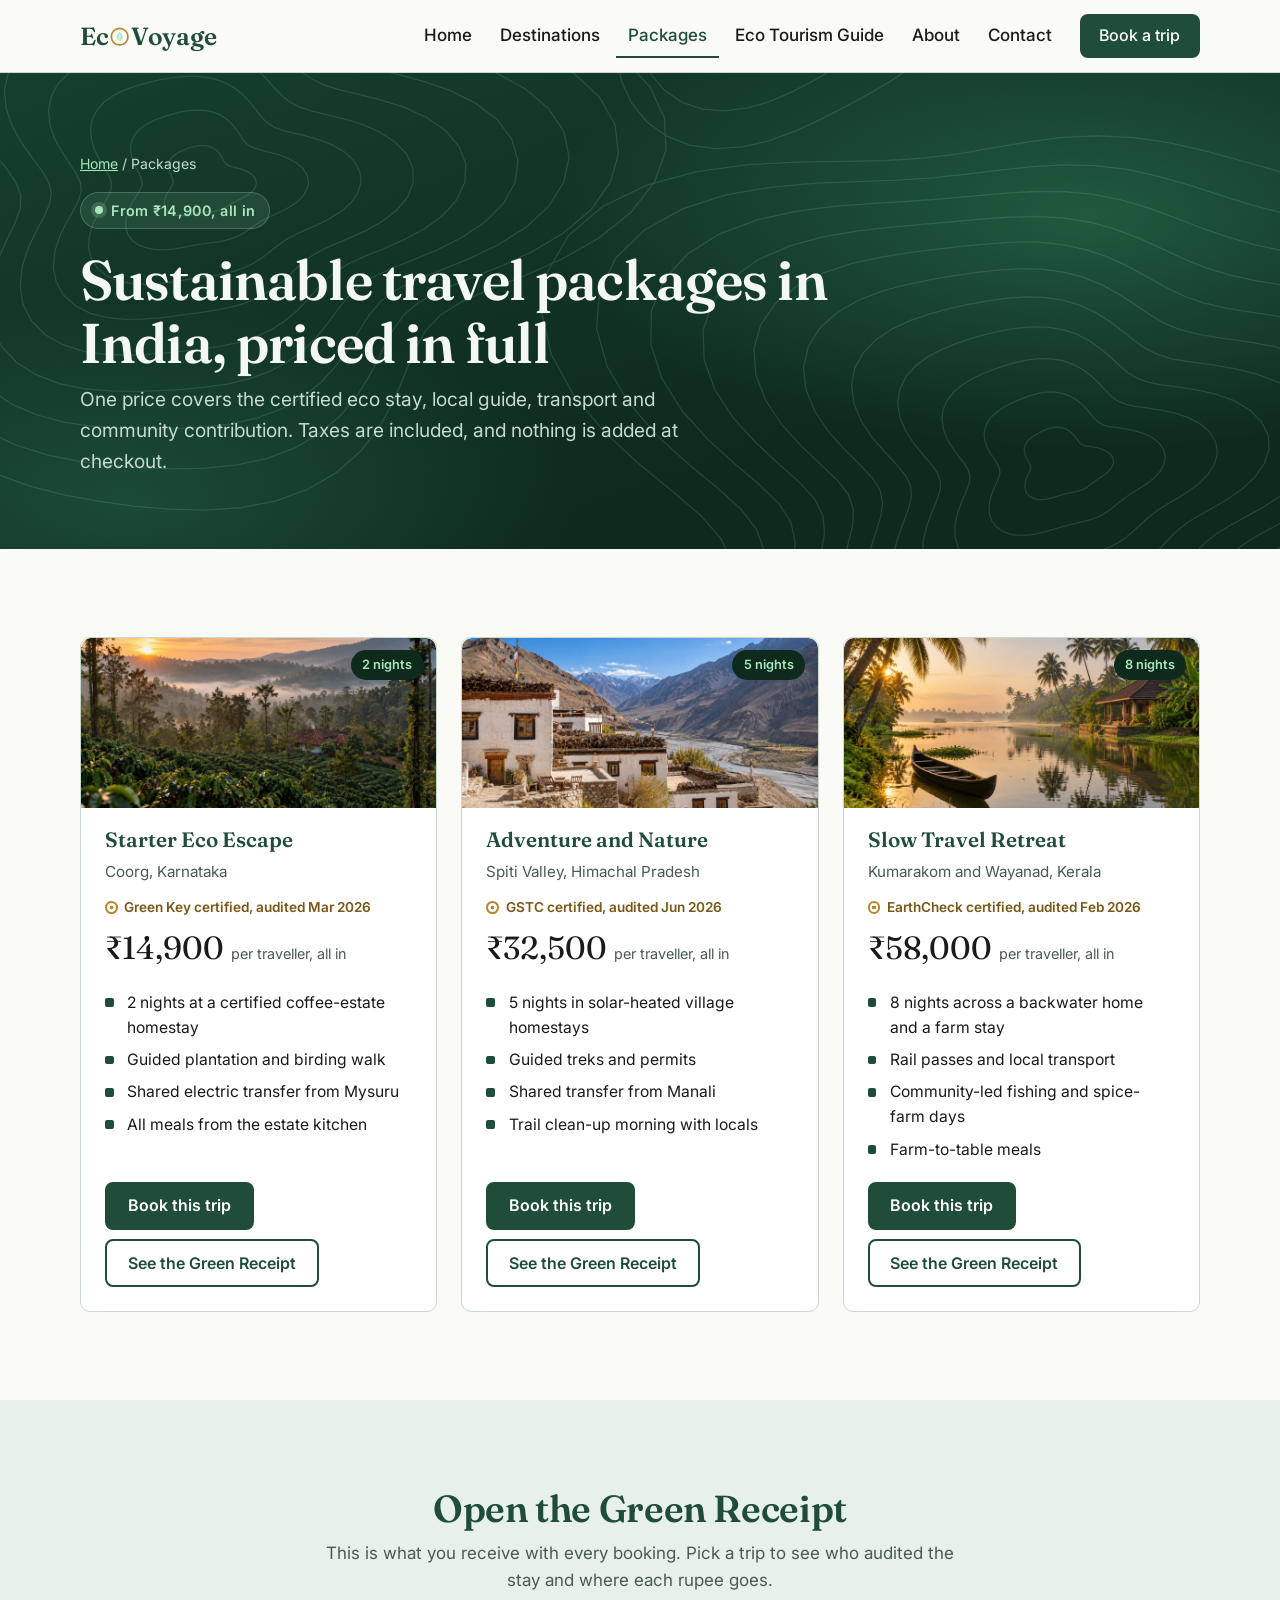
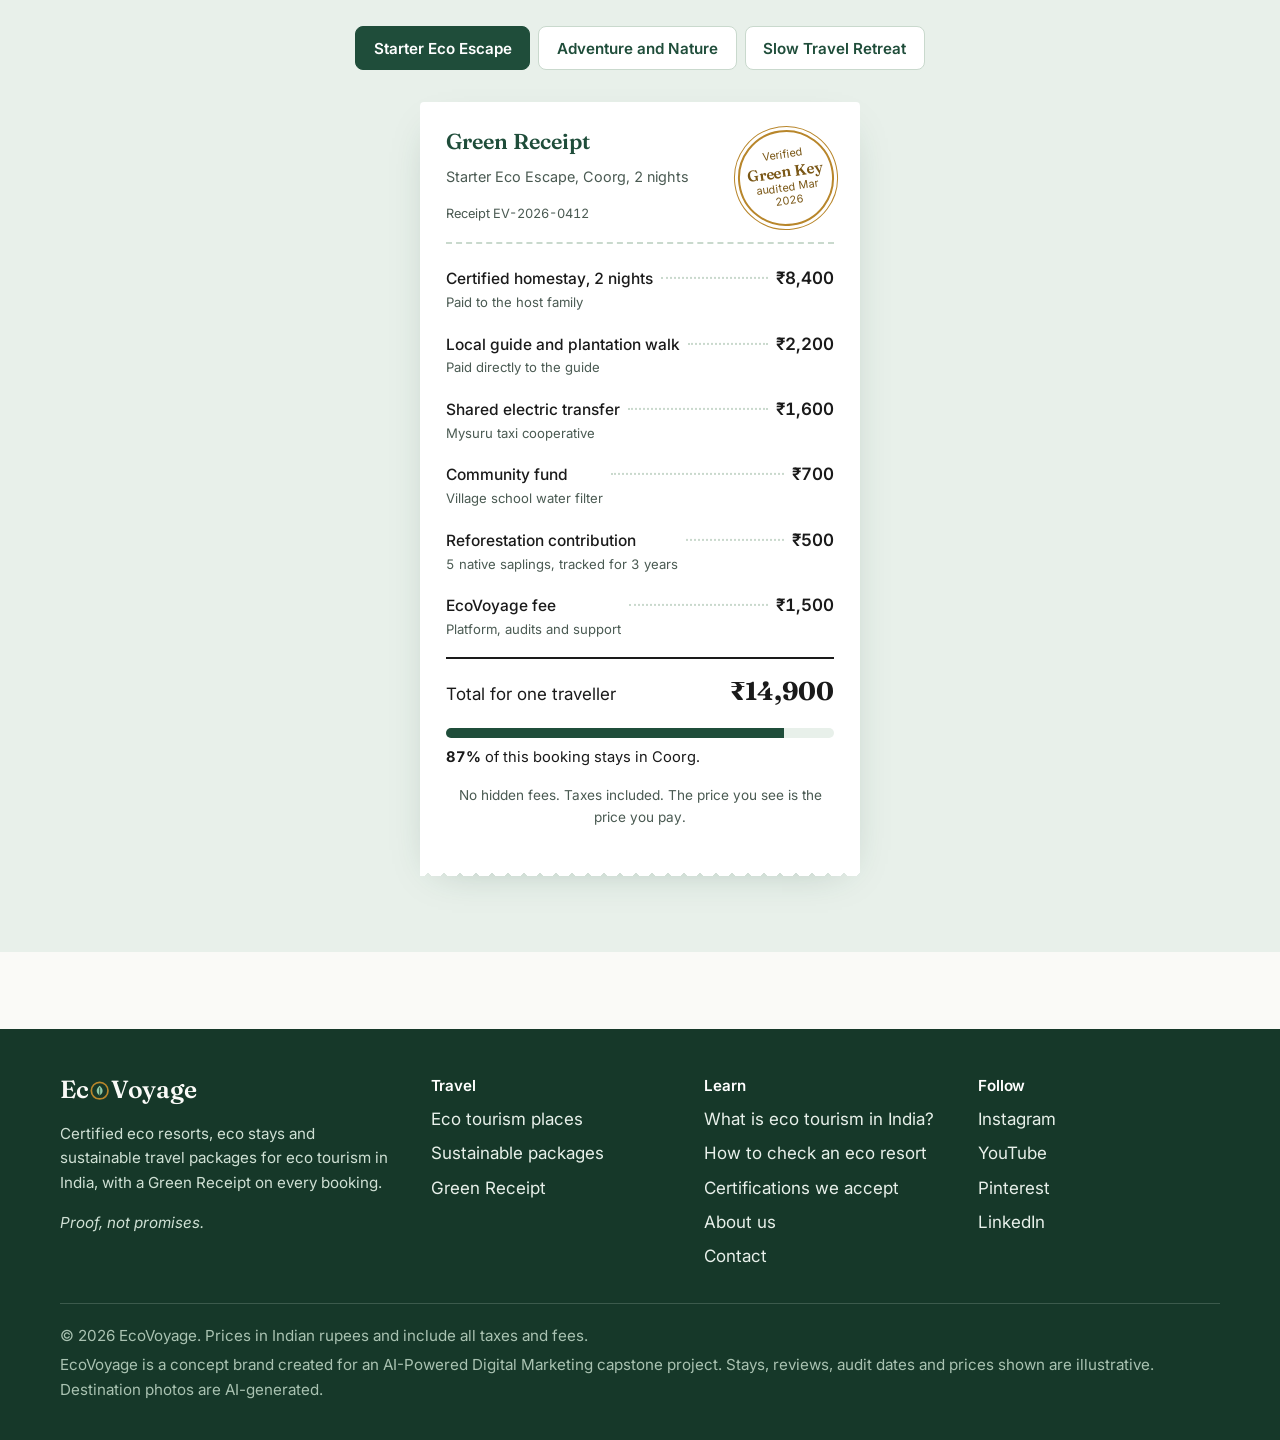
<file: packages.html>
<!doctype html>
<html lang="en-IN">
<head>
<meta charset="utf-8">
<meta name="viewport" content="width=device-width, initial-scale=1">
<title>Sustainable Travel Packages in India from ₹14,900 | EcoVoyage</title>
<meta name="description" content="Sustainable travel packages in India from ₹14,900, taxes included. Open the Green Receipt to see who certified each stay and where every rupee goes.">
<link rel="canonical" href="https://eco-mannat.netlify.app/packages.html">
<meta property="og:type" content="website">
<meta property="og:site_name" content="EcoVoyage">
<meta property="og:locale" content="en_IN">
<meta property="og:url" content="https://eco-mannat.netlify.app/packages.html">
<meta property="og:title" content="Sustainable Travel Packages in India from ₹14,900 | EcoVoyage">
<meta property="og:description" content="Sustainable travel packages in India from ₹14,900, taxes included. Open the Green Receipt to see who certified each stay and where every rupee goes.">
<meta property="og:image" content="https://eco-mannat.netlify.app/assets/kumarakom.webp">
<meta name="twitter:card" content="summary_large_image">
<meta name="theme-color" content="#0E2A1D">
<link rel="icon" href="assets/favicon.svg" type="image/svg+xml">
<link rel="preconnect" href="https://fonts.googleapis.com">
<link rel="preconnect" href="https://fonts.gstatic.com" crossorigin>
<link href="https://fonts.googleapis.com/css2?family=Fraunces:ital,opsz,wght@0,9..144,500;0,9..144,600;1,9..144,500&family=Inter:wght@400;500;600&display=swap" rel="stylesheet">
<link rel="stylesheet" href="style.css">
<!-- Google tag (gtag.js) -->
<script async src="https://www.googletagmanager.com/gtag/js?id=AW-18198107425"></script>
<script>
  window.dataLayer = window.dataLayer || [];
  function gtag(){dataLayer.push(arguments);}
  gtag('js', new Date());
  gtag('config', 'AW-18198107425');
</script>
<script type="application/ld+json">{"@context": "https://schema.org", "@type": "TouristTrip", "name": "Starter Eco Escape", "description": "2 nights sustainable travel package in Coorg, Karnataka, with a certified stay audited by Green Key.", "touristType": "Eco-conscious travellers", "image": "https://eco-mannat.netlify.app/assets/coorg.webp", "offers": {"@type": "Offer", "price": 14900, "priceCurrency": "INR", "availability": "https://schema.org/InStock", "url": "https://eco-mannat.netlify.app/contact.html?package=starter"}}</script>
<script type="application/ld+json">{"@context": "https://schema.org", "@type": "TouristTrip", "name": "Adventure and Nature", "description": "5 nights sustainable travel package in Spiti Valley, Himachal Pradesh, with a certified stay audited by GSTC.", "touristType": "Eco-conscious travellers", "image": "https://eco-mannat.netlify.app/assets/spiti.webp", "offers": {"@type": "Offer", "price": 32500, "priceCurrency": "INR", "availability": "https://schema.org/InStock", "url": "https://eco-mannat.netlify.app/contact.html?package=adventure"}}</script>
<script type="application/ld+json">{"@context": "https://schema.org", "@type": "TouristTrip", "name": "Slow Travel Retreat", "description": "8 nights sustainable travel package in Kumarakom and Wayanad, Kerala, with a certified stay audited by EarthCheck.", "touristType": "Eco-conscious travellers", "image": "https://eco-mannat.netlify.app/assets/kumarakom.webp", "offers": {"@type": "Offer", "price": 58000, "priceCurrency": "INR", "availability": "https://schema.org/InStock", "url": "https://eco-mannat.netlify.app/contact.html?package=slow"}}</script>
<script type="application/ld+json">{"@context": "https://schema.org", "@type": "BreadcrumbList", "itemListElement": [{"@type": "ListItem", "position": 1, "name": "Home", "item": "https://eco-mannat.netlify.app/"}, {"@type": "ListItem", "position": 2, "name": "Packages", "item": "https://eco-mannat.netlify.app/packages.html"}]}</script>
</head><body>
<a class="skip" href="#main">Skip to content</a>
<header class="site-header">
  <div class="wrap header-inner">
    <a class="brand" href="index.html" aria-label="EcoVoyage home">Ec<svg class="seal" viewBox="0 0 32 32" aria-hidden="true" focusable="false"><circle class="ring" cx="16" cy="16" r="12.5"/><path class="leaf" d="M16 8.5c-4.6 3.8-5.8 8.4-2.6 12.4 1.2 1.4 2.6 2.2 2.6 2.2s1.4-.8 2.6-2.2c3.2-4 2-8.6-2.6-12.4z"/><path class="vein" d="M16 12v10"/></svg>Voyage</a>
    <button class="nav-toggle" type="button" aria-expanded="false" aria-controls="site-nav">Menu</button>
    <nav id="site-nav" class="site-nav" aria-label="Main">
      <a href="index.html">Home</a>
      <a href="destinations.html">Destinations</a>
      <a href="packages.html" aria-current="page">Packages</a>
      <a href="guide.html">Eco Tourism Guide</a>
      <a href="about.html">About</a>
      <a href="contact.html">Contact</a>
      <a class="btn btn-primary nav-cta" href="packages.html">Book a trip</a>
    </nav>
  </div>
</header>
<main id="main"><section class="page-head dark">
  <div class="wrap"><div class="section-intro" style="max-width:780px">
    <p class="crumbs"><a href="index.html">Home</a> / Packages</p>
    <p class="eyebrow"><span class="dot"></span>From ₹14,900, all in</p>
    <h1>Sustainable travel packages in India, priced in full</h1>
    <p class="lead">One price covers the certified eco stay, local guide, transport and community contribution. Taxes are included, and nothing is added at checkout.</p>
  </div></div>
</section>
<section class="band" aria-label="Packages">
  <div class="wrap">
    <div class="packages">
    <article class="package reveal" style="--d:0.00s">
      <div class="package-media"><img src="assets/coorg.webp" alt="Sustainable travel package in Coorg. AI-generated image" width="1200" height="800" loading="lazy" onerror="this.onerror=null;this.src='assets/scene-coorg.svg'"><span class="nights">2 nights</span></div>
      <h3>Starter Eco Escape</h3>
      <p class="where">Coorg, Karnataka</p>
      <span class="proof">Green Key certified, audited Mar 2026</span>
      <p class="cost">₹14,900 <small>per traveller, all in</small></p>
      <ul><li>2 nights at a certified coffee-estate homestay</li><li>Guided plantation and birding walk</li><li>Shared electric transfer from Mysuru</li><li>All meals from the estate kitchen</li></ul>
      <div class="actions">
        <a class="btn btn-primary" href="contact.html?package=starter">Book this trip</a>
        <a class="btn btn-quiet" href="packages.html#receipt-starter" data-show-receipt="starter">See the Green Receipt</a>
      </div>
    </article>
    <article class="package reveal" style="--d:0.10s">
      <div class="package-media"><img src="assets/spiti.webp" alt="Sustainable travel package in Spiti Valley. AI-generated image" width="1200" height="800" loading="lazy" onerror="this.onerror=null;this.src='assets/scene-spiti.svg'"><span class="nights">5 nights</span></div>
      <h3>Adventure and Nature</h3>
      <p class="where">Spiti Valley, Himachal Pradesh</p>
      <span class="proof">GSTC certified, audited Jun 2026</span>
      <p class="cost">₹32,500 <small>per traveller, all in</small></p>
      <ul><li>5 nights in solar-heated village homestays</li><li>Guided treks and permits</li><li>Shared transfer from Manali</li><li>Trail clean-up morning with locals</li></ul>
      <div class="actions">
        <a class="btn btn-primary" href="contact.html?package=adventure">Book this trip</a>
        <a class="btn btn-quiet" href="packages.html#receipt-adventure" data-show-receipt="adventure">See the Green Receipt</a>
      </div>
    </article>
    <article class="package reveal" style="--d:0.20s">
      <div class="package-media"><img src="assets/kumarakom.webp" alt="Sustainable travel package in Kumarakom and Wayanad. AI-generated image" width="1200" height="800" loading="lazy" onerror="this.onerror=null;this.src='assets/scene-kumarakom.svg'"><span class="nights">8 nights</span></div>
      <h3>Slow Travel Retreat</h3>
      <p class="where">Kumarakom and Wayanad, Kerala</p>
      <span class="proof">EarthCheck certified, audited Feb 2026</span>
      <p class="cost">₹58,000 <small>per traveller, all in</small></p>
      <ul><li>8 nights across a backwater home and a farm stay</li><li>Rail passes and local transport</li><li>Community-led fishing and spice-farm days</li><li>Farm-to-table meals</li></ul>
      <div class="actions">
        <a class="btn btn-primary" href="contact.html?package=slow">Book this trip</a>
        <a class="btn btn-quiet" href="packages.html#receipt-slow" data-show-receipt="slow">See the Green Receipt</a>
      </div>
    </article>
    </div>
  </div>
</section>
<section class="band band-sage" aria-labelledby="gr">
  <div class="wrap">
    <div class="section-intro" style="margin-inline:auto;text-align:center">
      <h2 id="gr">Open the Green Receipt</h2>
      <p style="margin-inline:auto">This is what you receive with every booking. Pick a trip to see who audited the stay and where each rupee goes.</p>
    </div>
    <div class="receipt-tabs" role="tablist" aria-label="Choose a package">
      <button type="button" role="tab" id="tab-starter" aria-controls="receipt-starter" data-receipt="starter" aria-selected="true">Starter Eco Escape</button>
      <button type="button" role="tab" id="tab-adventure" aria-controls="receipt-adventure" data-receipt="adventure" aria-selected="false">Adventure and Nature</button>
      <button type="button" role="tab" id="tab-slow" aria-controls="receipt-slow" data-receipt="slow" aria-selected="false">Slow Travel Retreat</button>
    </div>
    <div class="receipt-panels">
<article class="receipt" role="tabpanel" id="receipt-starter" aria-labelledby="rt-starter">
    <header class="receipt-head">
      <h3 class="receipt-title" id="rt-starter">Green Receipt</h3>
      <p class="receipt-meta">Starter Eco Escape, Coorg, 2 nights</p>
      <p class="receipt-no">Receipt EV-2026-0412</p>
      <div class="stamp" role="img" aria-label="Verified by Green Key, audited Mar 2026">Verified<strong>Green Key</strong>audited Mar 2026</div>
    </header>
    <ul class="receipt-lines">
      <li><span class="item">Certified homestay, 2 nights<small>Paid to the host family</small></span><span class="leader" aria-hidden="true"></span><span class="amt">₹8,400</span></li>
      <li><span class="item">Local guide and plantation walk<small>Paid directly to the guide</small></span><span class="leader" aria-hidden="true"></span><span class="amt">₹2,200</span></li>
      <li><span class="item">Shared electric transfer<small>Mysuru taxi cooperative</small></span><span class="leader" aria-hidden="true"></span><span class="amt">₹1,600</span></li>
      <li><span class="item">Community fund<small>Village school water filter</small></span><span class="leader" aria-hidden="true"></span><span class="amt">₹700</span></li>
      <li><span class="item">Reforestation contribution<small>5 native saplings, tracked for 3 years</small></span><span class="leader" aria-hidden="true"></span><span class="amt">₹500</span></li>
      <li><span class="item">EcoVoyage fee<small>Platform, audits and support</small></span><span class="leader" aria-hidden="true"></span><span class="amt">₹1,500</span></li>
    </ul>
    <div class="receipt-total"><span>Total for one traveller</span><strong>₹14,900</strong></div>
    <div class="local-share">
      <div class="bar" aria-hidden="true"><span style="width:87%"></span></div>
      <p><strong>87%</strong> of this booking stays in Coorg.</p>
    </div>
    <p class="receipt-foot">No hidden fees. Taxes included. The price you see is the price you pay.</p>
  </article>
<article class="receipt" role="tabpanel" id="receipt-adventure" aria-labelledby="rt-adventure">
    <header class="receipt-head">
      <h3 class="receipt-title" id="rt-adventure">Green Receipt</h3>
      <p class="receipt-meta">Adventure and Nature, Spiti Valley, 5 nights</p>
      <p class="receipt-no">Receipt EV-2026-0587</p>
      <div class="stamp" role="img" aria-label="Verified by GSTC, audited Jun 2026">Verified<strong>GSTC</strong>audited Jun 2026</div>
    </header>
    <ul class="receipt-lines">
      <li><span class="item">Solar homestays, 5 nights<small>Paid to 3 host families</small></span><span class="leader" aria-hidden="true"></span><span class="amt">₹15,000</span></li>
      <li><span class="item">Trek guide and permits<small>Local guides association</small></span><span class="leader" aria-hidden="true"></span><span class="amt">₹6,800</span></li>
      <li><span class="item">Shared transfer from Manali<small>Spiti drivers union</small></span><span class="leader" aria-hidden="true"></span><span class="amt">₹5,200</span></li>
      <li><span class="item">Community fund<small>Village monastery school</small></span><span class="leader" aria-hidden="true"></span><span class="amt">₹1,500</span></li>
      <li><span class="item">Trail restoration contribution<small>Waste pickup on the Kaza circuit</small></span><span class="leader" aria-hidden="true"></span><span class="amt">₹1,000</span></li>
      <li><span class="item">EcoVoyage fee<small>Platform, audits and support</small></span><span class="leader" aria-hidden="true"></span><span class="amt">₹3,000</span></li>
    </ul>
    <div class="receipt-total"><span>Total for one traveller</span><strong>₹32,500</strong></div>
    <div class="local-share">
      <div class="bar" aria-hidden="true"><span style="width:88%"></span></div>
      <p><strong>88%</strong> of this booking stays in Spiti.</p>
    </div>
    <p class="receipt-foot">No hidden fees. Taxes included. The price you see is the price you pay.</p>
  </article>
<article class="receipt" role="tabpanel" id="receipt-slow" aria-labelledby="rt-slow">
    <header class="receipt-head">
      <h3 class="receipt-title" id="rt-slow">Green Receipt</h3>
      <p class="receipt-meta">Slow Travel Retreat, Kumarakom and Wayanad, 8 nights</p>
      <p class="receipt-no">Receipt EV-2026-0733</p>
      <div class="stamp" role="img" aria-label="Verified by EarthCheck, audited Feb 2026">Verified<strong>EarthCheck</strong>audited Feb 2026</div>
    </header>
    <ul class="receipt-lines">
      <li><span class="item">Certified stays, 8 nights<small>Paid to 2 host families</small></span><span class="leader" aria-hidden="true"></span><span class="amt">₹30,400</span></li>
      <li><span class="item">Rail passes and local transport<small>IRCTC and local autos</small></span><span class="leader" aria-hidden="true"></span><span class="amt">₹6,600</span></li>
      <li><span class="item">Community-led experiences<small>Paid to village guides</small></span><span class="leader" aria-hidden="true"></span><span class="amt">₹9,000</span></li>
      <li><span class="item">Farm-to-table meals<small>Paid to host kitchens</small></span><span class="leader" aria-hidden="true"></span><span class="amt">₹5,000</span></li>
      <li><span class="item">Community fund<small>Kumarakom fisherfolk collective</small></span><span class="leader" aria-hidden="true"></span><span class="amt">₹1,800</span></li>
      <li><span class="item">Mangrove restoration contribution<small>Planted and tracked for 3 years</small></span><span class="leader" aria-hidden="true"></span><span class="amt">₹1,200</span></li>
      <li><span class="item">EcoVoyage fee<small>Platform, audits and support</small></span><span class="leader" aria-hidden="true"></span><span class="amt">₹4,000</span></li>
    </ul>
    <div class="receipt-total"><span>Total for one traveller</span><strong>₹58,000</strong></div>
    <div class="local-share">
      <div class="bar" aria-hidden="true"><span style="width:80%"></span></div>
      <p><strong>80%</strong> of this booking stays in Kerala.</p>
    </div>
    <p class="receipt-foot">No hidden fees. Taxes included. The price you see is the price you pay.</p>
  </article>
    </div>
  </div>
</section>
</main>
<footer class="site-footer">
  <div class="wrap footer-grid">
    <div>
      <a class="brand" href="index.html" aria-label="EcoVoyage home">Ec<svg class="seal" viewBox="0 0 32 32" aria-hidden="true" focusable="false"><circle class="ring" cx="16" cy="16" r="12.5"/><path class="leaf" d="M16 8.5c-4.6 3.8-5.8 8.4-2.6 12.4 1.2 1.4 2.6 2.2 2.6 2.2s1.4-.8 2.6-2.2c3.2-4 2-8.6-2.6-12.4z"/><path class="vein" d="M16 12v10"/></svg>Voyage</a>
      <p style="margin-top:1rem">Certified eco resorts, eco stays and sustainable travel packages for eco tourism in India, with a Green Receipt on every booking.</p>
      <p><em>Proof, not promises.</em></p>
    </div>
    <div>
      <h2>Travel</h2>
      <ul><li><a href="destinations.html">Eco tourism places</a></li><li><a href="packages.html">Sustainable packages</a></li><li><a href="packages.html#receipt-starter">Green Receipt</a></li></ul>
    </div>
    <div>
      <h2>Learn</h2>
      <ul><li><a href="guide.html">What is eco tourism in India?</a></li><li><a href="guide.html#check">How to check an eco resort</a></li><li><a href="about.html#certifications">Certifications we accept</a></li><li><a href="about.html">About us</a></li><li><a href="contact.html">Contact</a></li></ul>
    </div>
    <div>
      <h2>Follow</h2>
      <ul><li><a href="#">Instagram</a></li><li><a href="#">YouTube</a></li><li><a href="#">Pinterest</a></li><li><a href="#">LinkedIn</a></li></ul>
    </div>
  </div>
  <div class="wrap footer-note">
    <p>&copy; 2026 EcoVoyage. Prices in Indian rupees and include all taxes and fees.</p>
    <p>EcoVoyage is a concept brand created for an AI-Powered Digital Marketing capstone project. Stays, reviews, audit dates and prices shown are illustrative. Destination photos are AI-generated.</p>
  </div>
</footer>
<script src="script.js"></script>
</body>
</html>
</file>
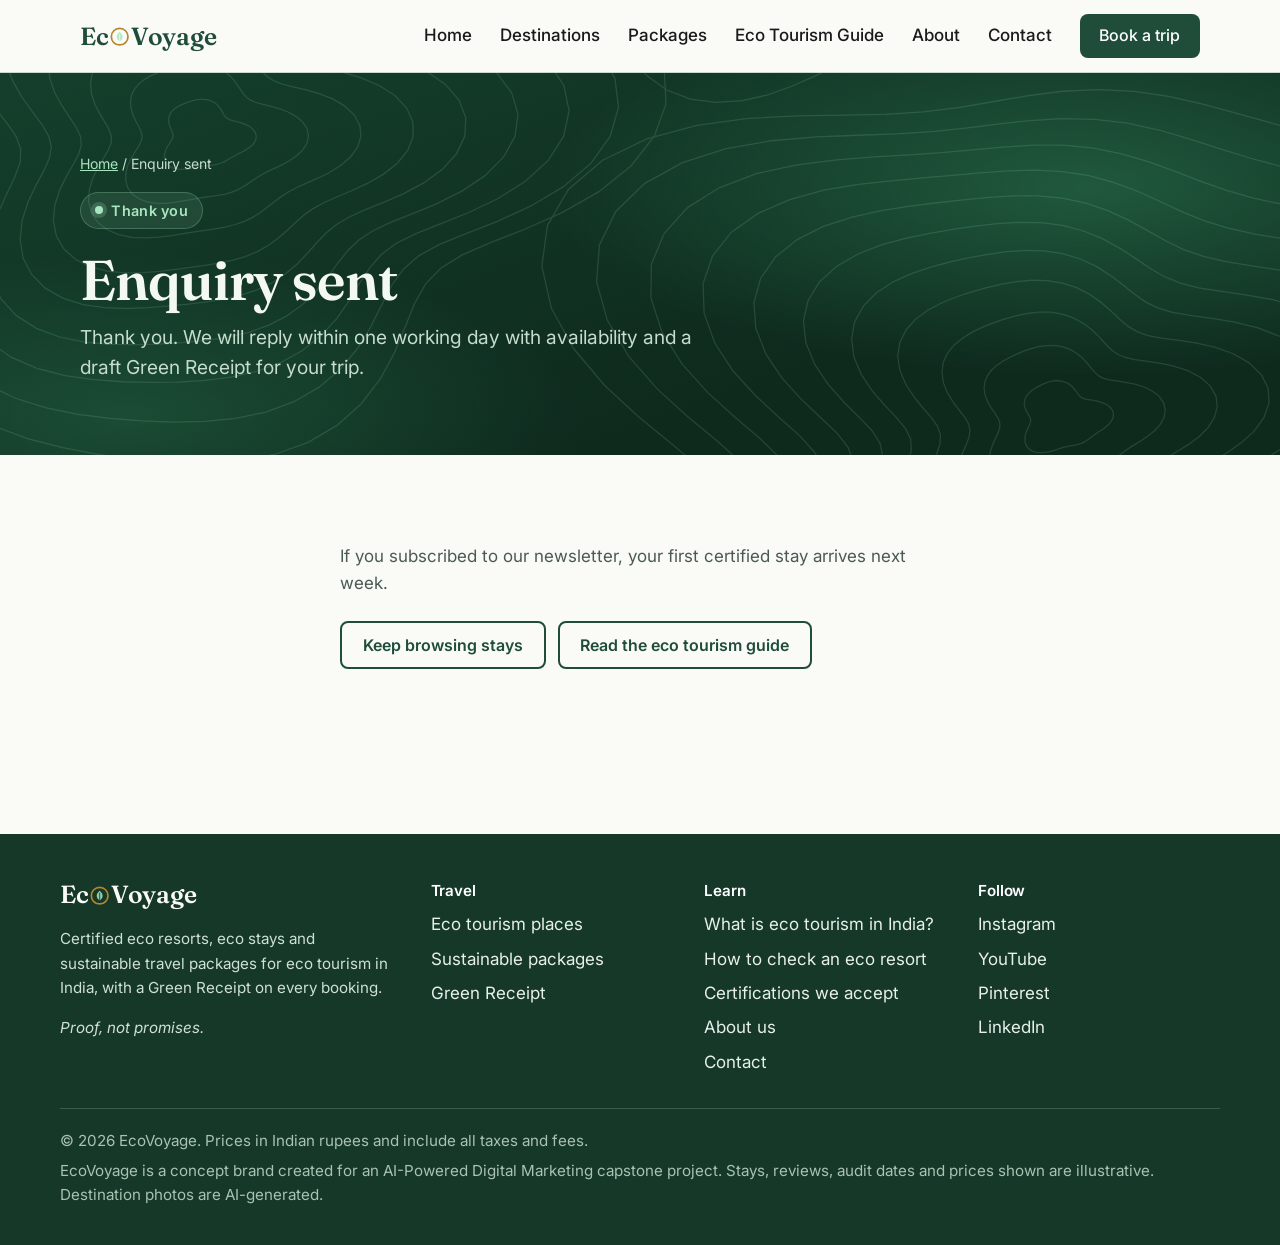
<file: thanks.html>
<!doctype html>
<html lang="en-IN">
<head>
<meta charset="utf-8">
<meta name="viewport" content="width=device-width, initial-scale=1">
<title>Enquiry sent | EcoVoyage</title>
<meta name="description" content="Thank you for contacting EcoVoyage.">
<link rel="canonical" href="https://eco-mannat.netlify.app/thanks.html">
<meta property="og:type" content="website">
<meta property="og:site_name" content="EcoVoyage">
<meta property="og:locale" content="en_IN">
<meta property="og:url" content="https://eco-mannat.netlify.app/thanks.html">
<meta property="og:title" content="Enquiry sent | EcoVoyage">
<meta property="og:description" content="Thank you for contacting EcoVoyage.">
<meta property="og:image" content="https://eco-mannat.netlify.app/assets/coorg.webp">
<meta name="twitter:card" content="summary_large_image">
<meta name="theme-color" content="#0E2A1D">
<link rel="icon" href="assets/favicon.svg" type="image/svg+xml">
<link rel="preconnect" href="https://fonts.googleapis.com">
<link rel="preconnect" href="https://fonts.gstatic.com" crossorigin>
<link href="https://fonts.googleapis.com/css2?family=Fraunces:ital,opsz,wght@0,9..144,500;0,9..144,600;1,9..144,500&family=Inter:wght@400;500;600&display=swap" rel="stylesheet">
<link rel="stylesheet" href="style.css">
<!-- Google tag (gtag.js) -->
<script async src="https://www.googletagmanager.com/gtag/js?id=AW-18198107425"></script>
<script>
  window.dataLayer = window.dataLayer || [];
  function gtag(){dataLayer.push(arguments);}
  gtag('js', new Date());
  gtag('config', 'AW-18198107425');
</script>
<!-- Google Ads conversion: Enquiry Submitted. Fires only on this page, which
     Netlify serves after a successful enquiry POST from contact.html. -->
<script>
  window.addEventListener('load', function () {
    if (typeof gtag === 'function') {
      gtag('event', 'conversion', { 'send_to': 'AW-18198107425/8Uj5CM-bqIkdEKGqxOVD' });
    }
  });
</script>
<meta name="robots" content="noindex">
</head><body>
<a class="skip" href="#main">Skip to content</a>
<header class="site-header">
  <div class="wrap header-inner">
    <a class="brand" href="index.html" aria-label="EcoVoyage home">Ec<svg class="seal" viewBox="0 0 32 32" aria-hidden="true" focusable="false"><circle class="ring" cx="16" cy="16" r="12.5"/><path class="leaf" d="M16 8.5c-4.6 3.8-5.8 8.4-2.6 12.4 1.2 1.4 2.6 2.2 2.6 2.2s1.4-.8 2.6-2.2c3.2-4 2-8.6-2.6-12.4z"/><path class="vein" d="M16 12v10"/></svg>Voyage</a>
    <button class="nav-toggle" type="button" aria-expanded="false" aria-controls="site-nav">Menu</button>
    <nav id="site-nav" class="site-nav" aria-label="Main">
      <a href="index.html">Home</a>
      <a href="destinations.html">Destinations</a>
      <a href="packages.html">Packages</a>
      <a href="guide.html">Eco Tourism Guide</a>
      <a href="about.html">About</a>
      <a href="contact.html">Contact</a>
      <a class="btn btn-primary nav-cta" href="packages.html">Book a trip</a>
    </nav>
  </div>
</header>
<main id="main"><section class="page-head dark">
  <div class="wrap"><div class="section-intro" style="max-width:780px">
    <p class="crumbs"><a href="index.html">Home</a> / Enquiry sent</p>
    <p class="eyebrow"><span class="dot"></span>Thank you</p>
    <h1>Enquiry sent</h1>
    <p class="lead">Thank you. We will reply within one working day with availability and a draft Green Receipt for your trip.</p>
  </div></div>
</section>
<section class="band">
  <div class="wrap thanks">
    <p class="muted">If you subscribed to our newsletter, your first certified stay arrives next week.</p>
    <div class="btn-row"><a class="btn btn-quiet" href="destinations.html">Keep browsing stays</a><a class="btn btn-quiet" href="guide.html">Read the eco tourism guide</a></div>
  </div>
</section>
</main>
<footer class="site-footer">
  <div class="wrap footer-grid">
    <div>
      <a class="brand" href="index.html" aria-label="EcoVoyage home">Ec<svg class="seal" viewBox="0 0 32 32" aria-hidden="true" focusable="false"><circle class="ring" cx="16" cy="16" r="12.5"/><path class="leaf" d="M16 8.5c-4.6 3.8-5.8 8.4-2.6 12.4 1.2 1.4 2.6 2.2 2.6 2.2s1.4-.8 2.6-2.2c3.2-4 2-8.6-2.6-12.4z"/><path class="vein" d="M16 12v10"/></svg>Voyage</a>
      <p style="margin-top:1rem">Certified eco resorts, eco stays and sustainable travel packages for eco tourism in India, with a Green Receipt on every booking.</p>
      <p><em>Proof, not promises.</em></p>
    </div>
    <div>
      <h2>Travel</h2>
      <ul><li><a href="destinations.html">Eco tourism places</a></li><li><a href="packages.html">Sustainable packages</a></li><li><a href="packages.html#receipt-starter">Green Receipt</a></li></ul>
    </div>
    <div>
      <h2>Learn</h2>
      <ul><li><a href="guide.html">What is eco tourism in India?</a></li><li><a href="guide.html#check">How to check an eco resort</a></li><li><a href="about.html#certifications">Certifications we accept</a></li><li><a href="about.html">About us</a></li><li><a href="contact.html">Contact</a></li></ul>
    </div>
    <div>
      <h2>Follow</h2>
      <ul><li><a href="#">Instagram</a></li><li><a href="#">YouTube</a></li><li><a href="#">Pinterest</a></li><li><a href="#">LinkedIn</a></li></ul>
    </div>
  </div>
  <div class="wrap footer-note">
    <p>&copy; 2026 EcoVoyage. Prices in Indian rupees and include all taxes and fees.</p>
    <p>EcoVoyage is a concept brand created for an AI-Powered Digital Marketing capstone project. Stays, reviews, audit dates and prices shown are illustrative. Destination photos are AI-generated.</p>
  </div>
</footer>
<script src="script.js"></script>
</body>
</html>
</file>
<file: style.css>
/* EcoVoyage | Proof, not promises
   WORLD: a travel desk where every claim comes with its paperwork.
   FEELING: calm trust. Emma should feel she can check, not just believe.
   SIGNATURE: the Green Receipt, an itemised booking slip showing who audited the stay and where each rupee goes.
   COLOUR RULE: Verified Amber is used only for verification (stamps, audit dates, certification tags). Nothing decorative is amber.
*/
:root{
  --forest:#1F4D3A;      /* primary: headers, navigation, CTAs */
  --forest-deep:#163829; /* hover and footer */
  --sage:#E8F0EA;        /* section bands */
  --sage-line:#C9D9CD;   /* borders on sage */
  --amber:#B8862B;       /* proof accent: borders, stamps, icons */
  --amber-text:#7A5716;  /* proof text on light backgrounds (AA contrast) */
  --ink:#1A1A1A;         /* body text */
  --muted:#4A5A52;       /* secondary text */
  --paper:#FAFAF7;       /* page background */
  --white:#FFFFFF;
  --serif:"Fraunces", Georgia, "Times New Roman", serif;
  --sans:"Inter", system-ui, -apple-system, "Segoe UI", Roboto, Arial, sans-serif;
  --wrap:1160px;
}
*,*::before,*::after{box-sizing:border-box}
html{scroll-behavior:smooth;-webkit-text-size-adjust:100%}
body{margin:0;font-family:var(--sans);font-size:1.0625rem;line-height:1.6;color:var(--ink);background:var(--paper);-webkit-font-smoothing:antialiased}
img,svg{max-width:100%;display:block}
img{height:auto}
a{color:var(--forest)}
a:hover{color:var(--forest-deep)}
:focus-visible{outline:3px solid var(--forest);outline-offset:3px;border-radius:4px}
.skip{position:absolute;left:-9999px;top:0;background:var(--forest);color:#fff;padding:.6rem 1rem;z-index:100}
.skip:focus{left:1rem;top:1rem}
.wrap{max-width:var(--wrap);margin:0 auto;padding:0 1.25rem}

/* Type */
h1,h2,h3{font-family:var(--serif);font-weight:600;line-height:1.12;color:var(--forest);font-optical-sizing:auto;margin:0 0 .6rem}
h1{font-size:clamp(2.3rem,5.2vw,3.9rem);letter-spacing:-.015em}
h2{font-size:clamp(1.7rem,3.2vw,2.35rem);letter-spacing:-.01em}
h3{font-size:1.3rem}
p{margin:0 0 1rem;max-width:66ch}
.lead{font-size:1.2rem;color:var(--muted);max-width:52ch}
.muted{color:var(--muted)}
.section-intro{max-width:60ch;margin-bottom:2rem}
.section-intro p{color:var(--muted)}

/* Buttons */
.btn{display:inline-flex;align-items:center;justify-content:center;min-height:48px;padding:.75rem 1.3rem;border-radius:8px;font:600 1rem/1.2 var(--sans);text-decoration:none;border:2px solid transparent;cursor:pointer;transition:background-color .15s,border-color .15s}
.btn-primary{background:var(--forest);color:#fff}
.btn-primary:hover{background:var(--forest-deep);color:#fff}
.btn-quiet{background:transparent;color:var(--forest);border-color:var(--forest)}
.btn-quiet:hover{background:var(--sage);color:var(--forest-deep)}
.btn-row{display:flex;flex-wrap:wrap;gap:.75rem;margin-top:1.5rem}

/* Brand wordmark: the leaf seal replaces the "o" in Eco */
.brand{display:inline-flex;align-items:center;font-family:var(--serif);font-weight:600;font-size:1.55rem;letter-spacing:-.01em;color:var(--forest);text-decoration:none;line-height:1}
.brand .seal{width:.86em;height:.86em;margin:0 .02em;transform:translateY(.04em)}
.seal .ring{fill:none;stroke:var(--amber);stroke-width:2.6}
.seal .leaf{fill:currentColor}
.seal .vein{stroke:var(--paper);stroke-width:1.2;fill:none;stroke-linecap:round}

/* Header */
.site-header{position:sticky;top:0;z-index:50;background:rgba(250,250,247,.94);backdrop-filter:blur(8px);border-bottom:1px solid var(--sage-line)}
.header-inner{display:flex;align-items:center;justify-content:space-between;gap:1rem;min-height:72px}
.site-nav{display:flex;align-items:center;gap:.25rem}
.site-nav a{color:var(--ink);text-decoration:none;padding:.55rem .75rem;border-radius:6px;font-weight:500}
.site-nav a:hover{background:var(--sage);color:var(--forest)}
.site-nav a[aria-current="page"]{color:var(--forest);box-shadow:inset 0 -2px 0 var(--forest);border-radius:0}
.site-nav .nav-cta{margin-left:.75rem;color:#fff;padding:.6rem 1.1rem;border-radius:8px;min-height:44px}
.site-nav .nav-cta:hover{background:var(--forest-deep);color:#fff}
.nav-toggle{display:none;background:none;border:2px solid var(--forest);color:var(--forest);font:600 .95rem var(--sans);padding:.5rem .9rem;border-radius:8px;min-height:44px;cursor:pointer}
@media (max-width:1080px){
  .js .nav-toggle{display:inline-flex}
  .js .site-nav{display:none;position:absolute;left:0;right:0;top:100%;background:var(--paper);flex-direction:column;align-items:stretch;padding:.75rem 1.25rem 1.25rem;border-bottom:1px solid var(--sage-line)}
  .js .site-nav.open{display:flex}
  .site-nav{flex-wrap:wrap}
  .site-nav a{padding:.8rem .5rem}
  .site-nav .nav-cta{margin:.5rem 0 0}
}

/* Sections */
.band{padding:clamp(3rem,7vw,5.5rem) 0}
.band-sage{background:var(--sage)}
.page-head{padding:clamp(2.5rem,6vw,4rem) 0 1rem}

/* Hero */
.hero{padding:clamp(2.5rem,6vw,5rem) 0 clamp(3rem,6vw,5rem)}
.hero-grid{display:grid;grid-template-columns:1.05fr .95fr;gap:clamp(2rem,5vw,4.5rem);align-items:center}
.hero .trust-line{margin-top:1.75rem;font-size:.95rem;color:var(--muted);max-width:48ch}
@media (max-width:900px){.hero-grid{grid-template-columns:1fr}}

/* Proof tags (amber = verification only) */
.proof{display:inline-flex;align-items:flex-start;gap:.4rem;font-size:.85rem;font-weight:600;color:var(--amber-text)}
.proof::before{content:"";flex-shrink:0;margin-top:.3em;width:.8rem;height:.8rem;border-radius:50%;border:2px solid var(--amber);background:radial-gradient(circle,var(--amber) 0 30%,transparent 32%)}

/* Certification row */
.cert-row{display:flex;flex-wrap:wrap;gap:1rem 2.5rem;align-items:baseline;padding:1.5rem 0;border-top:1px solid var(--sage-line);border-bottom:1px solid var(--sage-line)}
.cert-row p{margin:0;color:var(--muted);font-size:.95rem}
.cert-row ul{display:flex;flex-wrap:wrap;gap:.75rem 2rem;list-style:none;margin:0;padding:0}
.cert-row li{font-family:var(--serif);font-size:1.15rem;color:var(--forest)}

/* How it works: a real sequence, so it is numbered */
.steps{list-style:none;margin:0;padding:0;display:grid;grid-template-columns:repeat(4,1fr);gap:1.5rem;counter-reset:step}
.steps li{counter-increment:step;position:relative;padding-top:3.25rem}
.steps li::before{content:counter(step);position:absolute;top:0;left:0;width:2.4rem;height:2.4rem;border-radius:50%;border:2px solid var(--forest);color:var(--forest);font:600 1.1rem/2.2rem var(--serif);text-align:center;background:var(--paper)}
.steps li:not(:last-child)::after{content:"";position:absolute;top:1.2rem;left:2.9rem;right:-1rem;border-top:2px dotted var(--sage-line)}
.steps h3{font-size:1.15rem}
.steps p{font-size:.98rem;color:var(--muted)}
@media (max-width:900px){.steps{grid-template-columns:1fr 1fr}.steps li::after{display:none}}
@media (max-width:560px){.steps{grid-template-columns:1fr}}

/* Stay cards */
.stays{display:grid;grid-template-columns:repeat(3,1fr);gap:1.5rem}
@media (max-width:980px){.stays{grid-template-columns:1fr 1fr}}
@media (max-width:620px){.stays{grid-template-columns:1fr}}
.stay{background:var(--white);border:1px solid var(--sage-line);border-radius:10px;overflow:hidden;display:flex;flex-direction:column}
.stay img{width:100%;aspect-ratio:16/10;object-fit:cover;background:var(--sage)}
.stay-body{padding:1.1rem 1.2rem 1.3rem;display:flex;flex-direction:column;gap:.35rem;flex:1}
.stay .place{font-size:.9rem;color:var(--muted);margin:0}
.stay h3{margin:0}
.stay .desc{font-size:.97rem;color:var(--muted);margin:.25rem 0 .5rem}
.stay .price{margin-top:auto;display:flex;justify-content:space-between;align-items:center;gap:1rem;padding-top:.75rem;border-top:1px solid var(--sage)}
.stay .price strong{font-family:var(--serif);font-size:1.25rem;color:var(--ink)}
.stay .price a{font-weight:600}
.stay[hidden]{display:none}

/* Filters */
.filters{display:flex;flex-wrap:wrap;gap:.6rem;margin:0 0 1.75rem}
.filter{font:500 .95rem var(--sans);background:var(--white);border:1px solid var(--sage-line);color:var(--ink);padding:.55rem 1rem;border-radius:999px;cursor:pointer;min-height:44px}
.filter[aria-pressed="true"]{background:var(--forest);border-color:var(--forest);color:#fff}
.filter-status{font-size:.95rem;color:var(--muted);margin:-1rem 0 1.5rem}

/* Packages */
.packages{display:grid;grid-template-columns:repeat(3,1fr);gap:1.5rem}
@media (max-width:980px){.packages{grid-template-columns:1fr}}
.package{background:var(--white);border:1px solid var(--sage-line);border-radius:10px;padding:1.5rem;display:flex;flex-direction:column}
.package .where{color:var(--muted);font-size:.95rem;margin:0 0 .75rem}
.package .cost{font-family:var(--serif);font-size:2rem;color:var(--ink);margin:.25rem 0 0}
.package .cost small{font-family:var(--sans);font-size:.9rem;color:var(--muted);font-weight:400}
.package ul{list-style:none;padding:0;margin:1rem 0 1.25rem;display:grid;gap:.45rem}
.package li{padding-left:1.4rem;position:relative;font-size:.98rem}
.package li::before{content:"";position:absolute;left:0;top:.55em;width:.55rem;height:.55rem;border-radius:2px;background:var(--forest)}
.package .actions{margin-top:auto;display:flex;flex-wrap:wrap;gap:.6rem}

/* ===== Signature: the Green Receipt ===== */
.receipt{position:relative;background:var(--white);color:var(--ink);max-width:440px;margin-inline:auto;padding:1.75rem 1.6rem 2.2rem;border-radius:4px 4px 0 0;box-shadow:0 1px 0 var(--sage-line),0 18px 40px -18px rgba(31,77,58,.35);font-variant-numeric:tabular-nums}
.receipt::after{content:"";position:absolute;left:0;right:0;bottom:-12px;height:12px;background:linear-gradient(-45deg,transparent 8px,var(--white) 0) 0 0/16px 12px repeat-x,linear-gradient(45deg,transparent 8px,var(--white) 0) 0 0/16px 12px repeat-x}
.receipt-head{display:grid;grid-template-columns:1fr auto;gap:.5rem 1rem;padding-bottom:1rem;border-bottom:2px dashed var(--sage-line);margin-bottom:.75rem}
.receipt-title{font-family:var(--serif);font-size:1.35rem;color:var(--forest);margin:0}
.receipt-meta{margin:0;font-size:.9rem;color:var(--muted)}
.receipt-no{margin:.35rem 0 0;font-size:.8rem;color:var(--muted)}
.stamp{grid-row:1/4;grid-column:2;align-self:start;width:96px;height:96px;border-radius:50%;border:2px solid var(--amber);outline:1px solid var(--amber);outline-offset:3px;color:var(--amber-text);display:flex;flex-direction:column;align-items:center;justify-content:center;text-align:center;font-size:.68rem;line-height:1.25;transform:rotate(-8deg);padding:.4rem}
.stamp strong{font-family:var(--serif);font-size:.95rem;font-weight:600}
.receipt-lines{list-style:none;margin:0;padding:0}
.receipt-lines li{display:flex;align-items:baseline;gap:.5rem;padding:.55rem 0}
.receipt-lines .item{display:flex;flex-direction:column;font-weight:500;font-size:.97rem}
.receipt-lines .item small{font-weight:400;font-size:.82rem;color:var(--muted)}
.receipt-lines .leader{flex:1;border-bottom:2px dotted var(--sage-line);transform:translateY(-.3em);min-width:1rem}
.receipt-lines .amt{font-weight:600}
.receipt-total{display:flex;justify-content:space-between;align-items:baseline;border-top:2px solid var(--ink);margin-top:.5rem;padding-top:.75rem}
.receipt-total strong{font-family:var(--serif);font-size:1.6rem}
.local-share{margin-top:1rem}
.local-share .bar{height:10px;border-radius:5px;background:var(--sage);overflow:hidden}
.local-share .bar span{display:block;height:100%;background:var(--forest)}
.local-share p{margin:.5rem 0 0;font-size:.92rem}
.receipt-foot{margin:1rem 0 0;font-size:.85rem;color:var(--muted);text-align:center}

/* One orchestrated moment: the receipt prints on first load */
@media (prefers-reduced-motion:no-preference){
  .hero .receipt{animation:print 1.1s cubic-bezier(.2,.7,.2,1) .2s both}
  @keyframes print{from{clip-path:inset(0 0 100% 0);transform:translateY(-14px)}to{clip-path:inset(0 0 -20px 0);transform:none}}
}

/* Receipt tabs (packages page) */
.receipt-tabs{display:flex;flex-wrap:wrap;gap:.5rem;justify-content:center;margin-bottom:2rem}
.receipt-tabs button{font:600 .95rem var(--sans);background:var(--white);border:1px solid var(--sage-line);color:var(--forest);padding:.6rem 1.1rem;border-radius:8px;min-height:44px;cursor:pointer}
.receipt-tabs button[aria-selected="true"]{background:var(--forest);color:#fff;border-color:var(--forest)}
.receipt-panels{display:grid;gap:3rem}
.js .receipt-panels .receipt[hidden]{display:none}

/* Reviews */
.reviews{display:grid;grid-template-columns:repeat(3,1fr);gap:1.5rem}
@media (max-width:900px){.reviews{grid-template-columns:1fr}}
.review{margin:0;padding:1.4rem;background:var(--white);border-left:3px solid var(--forest);border-radius:0 8px 8px 0}
.review blockquote{margin:0 0 1rem;font-family:var(--serif);font-size:1.12rem;line-height:1.45;color:var(--ink)}
.review figcaption{font-size:.92rem;color:var(--muted)}

/* FAQ */
.faq{max-width:760px}
.faq details{border-bottom:1px solid var(--sage-line);padding:1rem 0}
.faq summary{cursor:pointer;font-weight:600;font-size:1.05rem;list-style:none;display:flex;justify-content:space-between;gap:1rem}
.faq summary::-webkit-details-marker{display:none}
.faq summary::after{content:"+";font-family:var(--serif);font-size:1.4rem;line-height:1;color:var(--forest)}
.faq details[open] summary::after{content:"\2212"}
.faq details p{margin:.75rem 0 0;color:var(--muted)}

/* Newsletter + forms */
.signup{display:grid;grid-template-columns:1fr 1fr;gap:2rem;align-items:center;background:var(--forest);color:#fff;border-radius:12px;padding:clamp(1.75rem,4vw,3rem)}
.signup h2{color:#fff}
.signup p{color:#D6E4DA}
@media (max-width:820px){.signup{grid-template-columns:1fr}}
.signup form{display:flex;gap:.6rem;flex-wrap:wrap}
.signup label{flex-basis:100%;font-weight:600}
.signup input{flex:1 1 220px}
.signup .btn-primary{background:var(--paper);color:var(--forest)}
.signup .btn-primary:hover{background:var(--sage);color:var(--forest-deep)}
input,select,textarea{font:inherit;color:var(--ink);background:var(--white);border:1px solid #9FB3A6;border-radius:8px;padding:.75rem .9rem;min-height:48px;width:100%}
textarea{min-height:140px;resize:vertical}
.form{display:grid;gap:1.1rem;max-width:620px}
.form label{display:grid;gap:.35rem;font-weight:600;font-size:.97rem}
.form .hint{font-weight:400;font-size:.88rem;color:var(--muted)}
.form .two{display:grid;grid-template-columns:1fr 1fr;gap:1rem}
@media (max-width:560px){.form .two{grid-template-columns:1fr}}
.hp{position:absolute;left:-9999px}

/* About */
.split{display:grid;grid-template-columns:1fr 1fr;gap:clamp(2rem,5vw,4rem)}
@media (max-width:860px){.split{grid-template-columns:1fr}}
.voice{width:100%;border-collapse:collapse;background:var(--white);font-size:.97rem}
.voice th,.voice td{text-align:left;padding:.8rem 1rem;border-bottom:1px solid var(--sage-line);vertical-align:top}
.voice th{font-family:var(--serif);color:var(--forest);font-weight:600}
.voice td:last-child{color:var(--muted);text-decoration:line-through;text-decoration-color:rgba(74,90,82,.5)}
.table-scroll{overflow-x:auto}
.commitments{list-style:none;padding:0;margin:0;display:grid;gap:1rem}
.commitments li{padding:1rem 1.2rem;background:var(--white);border:1px solid var(--sage-line);border-radius:8px}
.commitments strong{display:block;color:var(--forest)}
.certs{display:grid;grid-template-columns:repeat(2,1fr);gap:1rem}
@media (max-width:620px){.certs{grid-template-columns:1fr}}
.cert{background:var(--white);border:1px solid var(--sage-line);border-radius:8px;padding:1.1rem 1.2rem}
.cert h3{font-size:1.15rem;margin-bottom:.35rem}
.cert p{font-size:.95rem;color:var(--muted);margin:0}

/* Thanks */
.thanks{max-width:640px}

/* Footer */
.site-footer{background:var(--forest-deep);color:#CFE0D4;margin-top:clamp(3rem,6vw,5rem)}
.site-footer a{color:#E8F0EA;text-decoration:none}
.site-footer a:hover{text-decoration:underline;color:#fff}
.footer-grid{display:grid;grid-template-columns:1.4fr 1fr 1fr 1fr;gap:2rem;padding:3rem 0 2rem}
@media (max-width:860px){.footer-grid{grid-template-columns:1fr 1fr}}
.site-footer .brand{color:var(--paper)}
.site-footer .seal .vein{stroke:var(--forest-deep)}
.site-footer h2{font-family:var(--sans);font-size:.95rem;font-weight:600;color:#fff;margin:0 0 .75rem}
.site-footer ul{list-style:none;margin:0;padding:0;display:grid;gap:.45rem}
.site-footer p{font-size:.95rem}
.footer-note{border-top:1px solid rgba(232,240,234,.18);padding:1.25rem 0 2rem;font-size:.85rem;color:#A9C2B1}
.footer-note p{max-width:none;margin:0 0 .35rem}

/* =====================================================================
   V2: colour, depth and motion
   WORLD: a field guide at dusk. Topographic contour lines, deep forest,
   mint light, and the Green Receipt floating as the proof object.
   Amber is still reserved for verification (stamp coin, audit tags).
   ===================================================================== */
:root{
  --night:#0E2A1D;     /* deepest forest, hero base */
  --emerald:#2E7D57;   /* glow and data */
  --mint:#A8E6BF;      /* highlight on dark */
  --mint-soft:#D7F2E1;
  --sand:#E6D5B0;      /* data viz */
  --clay:#C98F63;      /* data viz */
  --stone:#8FA89A;     /* data viz */
}
.eyebrow{display:inline-flex;align-items:center;gap:.55rem;font-size:.9rem;font-weight:600;letter-spacing:.02em;padding:.4rem .85rem;border-radius:999px;margin:0 0 1.25rem}
.eyebrow .dot{width:.5rem;height:.5rem;border-radius:50%;background:var(--mint);box-shadow:0 0 0 4px rgba(168,230,191,.2)}
@media (prefers-reduced-motion:no-preference){.eyebrow .dot{animation:pulse 2.4s ease-in-out infinite}}
@keyframes pulse{50%{box-shadow:0 0 0 8px rgba(168,230,191,0)}}

/* Dark surfaces */
.dark{position:relative;isolation:isolate;overflow:hidden;color:#DCEBE1;background:
  radial-gradient(60% 70% at 85% 30%,rgba(46,125,87,.55),transparent 70%),
  radial-gradient(50% 60% at 10% 90%,rgba(46,125,87,.35),transparent 70%),
  linear-gradient(160deg,#153F2C 0%,var(--night) 70%)}
.dark::before{content:"";position:absolute;inset:-10%;z-index:-1;background:url(topo.svg) center/cover no-repeat;opacity:.9}
@media (prefers-reduced-motion:no-preference){.dark::before{animation:drift 40s ease-in-out infinite alternate}}
@keyframes drift{to{transform:translate3d(-3%,2%,0) scale(1.05)}}
.dark h1,.dark h2,.dark h3{color:#F4F8F2}
.dark .lead,.dark p{color:#C6DCCD}
.dark .eyebrow{background:rgba(168,230,191,.1);color:var(--mint);border:1px solid rgba(168,230,191,.25)}
.dark a:not(.btn){color:var(--mint)}
.dark :focus-visible{outline-color:var(--mint)}
.btn-bright{background:var(--mint);color:var(--night)}
.btn-bright:hover{background:#C4F0D4;color:var(--night);transform:translateY(-2px)}
.btn-ghost{background:rgba(255,255,255,.04);color:#F4F8F2;border-color:rgba(244,248,242,.45)}
.btn-ghost:hover{background:rgba(255,255,255,.1);color:#fff;border-color:#fff}
.btn{transition:background-color .15s,border-color .15s,transform .2s}

/* Hero v2 */
.hero.dark{padding:clamp(3rem,7vw,6rem) 0 clamp(4rem,8vw,7rem)}
.hero h1{font-size:clamp(2.5rem,5.6vw,4.4rem)}
.hero h1 em{font-style:italic;font-weight:500;color:var(--mint);position:relative;white-space:nowrap}
.hero h1 em::after{content:"";position:absolute;left:0;right:0;bottom:.02em;height:.09em;background:var(--mint);border-radius:2px;transform-origin:left}
@media (prefers-reduced-motion:no-preference){.hero h1 em::after{animation:underline 1s .9s cubic-bezier(.2,.7,.2,1) both}}
@keyframes underline{from{transform:scaleX(0)}}
.hero-proof{list-style:none;padding:0;margin:2rem 0 0;display:flex;flex-wrap:wrap;gap:.6rem 1.4rem;font-size:.92rem;color:#B5CFBE}
.hero-proof li{display:flex;align-items:center;gap:.45rem}
.hero-proof li::before{content:"";width:.9rem;height:.9rem;border-radius:50%;background:var(--mint) url("data:image/svg+xml,%3Csvg xmlns='http://www.w3.org/2000/svg' viewBox='0 0 12 12'%3E%3Cpath d='M3 6.2l2 2 4-4.4' fill='none' stroke='%230E2A1D' stroke-width='1.8' stroke-linecap='round' stroke-linejoin='round'/%3E%3C/svg%3E") center/100% no-repeat}

/* The 3D stage: stay photo, Green Receipt and the verification coin */
.stage{position:relative;perspective:1400px;min-height:600px;display:flex;justify-content:flex-end;align-items:flex-start;padding-right:30px}
.rig{--rx:0deg;--ry:0deg;position:relative;width:min(380px,86vw);transform-style:preserve-3d;transform:rotateX(calc(7deg + var(--rx))) rotateY(calc(-15deg + var(--ry)));transition:transform .08s linear}
.layer{position:absolute;transform-style:preserve-3d}
.layer .float{transform-style:preserve-3d}
@media (prefers-reduced-motion:no-preference){
  .layer .float{animation:bob 7s ease-in-out infinite}
  .l-photo .float{animation-delay:-2s}.l-coin .float{animation-duration:5.5s}.l-chip .float{animation-delay:-3.5s;animation-duration:6s}
}
@keyframes bob{50%{transform:translateY(-12px)}}
.l-receipt{position:relative;transform:translateZ(40px)}
.l-receipt .receipt{max-width:none;padding:1.4rem 1.3rem 1.8rem;font-size:.92em;box-shadow:0 40px 70px -30px rgba(0,0,0,.6),0 0 0 1px rgba(255,255,255,.4)}
.l-receipt .receipt::after{bottom:-11px}
.l-receipt .receipt-lines li{padding:.4rem 0}
.l-receipt .stamp{display:none}
.l-receipt .receipt-head{grid-template-columns:1fr}
.l-photo{top:70px;left:-190px;width:230px;transform:translateZ(-90px) rotate(-8deg)}
.l-photo figure{margin:0;background:#fff;padding:8px 8px 0;border-radius:6px;box-shadow:0 30px 60px -25px rgba(0,0,0,.65)}
.l-photo img{width:100%;aspect-ratio:4/3;object-fit:cover;border-radius:3px}
.l-photo figcaption{font-size:.78rem;color:var(--muted);padding:.5rem .15rem .6rem;font-weight:500}
.l-coin{top:-26px;right:-46px;transform:translateZ(150px)}
.coin{width:112px;height:112px;position:relative;transform-style:preserve-3d}
@media (prefers-reduced-motion:no-preference){.coin{animation:spin 9s cubic-bezier(.6,0,.4,1) infinite}}
@keyframes spin{0%,30%{transform:rotateY(0)}50%,80%{transform:rotateY(180deg)}100%{transform:rotateY(360deg)}}
.coin-face{position:absolute;inset:0;border-radius:50%;backface-visibility:hidden;-webkit-backface-visibility:hidden;display:flex;flex-direction:column;align-items:center;justify-content:center;text-align:center;
  background:radial-gradient(circle at 35% 30%,#F3DDA6,#D6AE5E 45%,#B8862B 75%,#8C6420);color:#3E2A06;
  box-shadow:inset 0 0 0 5px rgba(255,255,255,.25),inset 0 0 0 7px rgba(92,62,10,.35),0 18px 30px -10px rgba(0,0,0,.55);font-size:.68rem;line-height:1.25;font-weight:600;letter-spacing:.03em}
.coin-face strong{font-family:var(--serif);font-size:1.05rem;letter-spacing:0}
.coin-back{transform:rotateY(180deg)}
.coin-back svg{width:56%;height:56%}
.l-chip{bottom:150px;left:-140px;transform:translateZ(120px)}
.chip{background:rgba(255,255,255,.96);color:var(--ink);border-radius:12px;padding:.8rem 1rem;width:185px;box-shadow:0 24px 44px -18px rgba(0,0,0,.6);font-size:.85rem}
.chip strong{font-family:var(--serif);font-size:1.5rem;color:var(--forest);display:block;line-height:1.1}
.chip .people{display:flex;margin-top:.55rem}
.chip .people i{width:26px;height:26px;border-radius:50%;border:2px solid #fff;margin-right:-8px;background:var(--c)}
.chip .bar{height:7px;border-radius:4px;background:var(--sage);margin-top:.5rem;overflow:hidden}
.chip .bar span{display:block;height:100%;width:87%;background:linear-gradient(90deg,var(--emerald),var(--forest));border-radius:4px}
@media (prefers-reduced-motion:no-preference){.chip .bar span{animation:grow 1.4s 1.2s cubic-bezier(.2,.7,.2,1) both}}
@keyframes grow{from{width:0}}
.leaf{position:absolute;width:34px;height:34px;color:var(--mint);opacity:.85;pointer-events:none}
.leaf svg{width:100%;height:100%}
@media (prefers-reduced-motion:no-preference){.leaf{animation:leaf 11s ease-in-out infinite}}
@keyframes leaf{0%,100%{transform:translate3d(0,0,var(--z)) rotate(0)}50%{transform:translate3d(14px,-22px,var(--z)) rotate(28deg)}}
@media (max-width:900px){
  .stage{min-height:0;margin-top:1rem;justify-content:center;padding-right:0}
  .rig{transform:none}
  .l-photo,.l-chip,.leaf{display:none}
  .l-coin{top:-44px;right:6px;transform:none}
  .coin{width:92px;height:92px}
}

/* Ticker of recently audited stays */
.ticker{background:var(--mint-soft);border-block:1px solid #BFE3CB;overflow:hidden;padding:.95rem 0}
.ticker-track{display:flex;gap:3rem;width:max-content}
@media (prefers-reduced-motion:no-preference){.ticker-track{animation:marquee 45s linear infinite}.ticker:hover .ticker-track{animation-play-state:paused}}
@keyframes marquee{to{transform:translateX(-50%)}}
.ticker-item{display:flex;align-items:center;gap:.6rem;white-space:nowrap;font-weight:500;color:var(--forest)}
.ticker-item .seal{width:1.2rem;height:1.2rem;color:var(--forest)}
.ticker-item .proof{font-size:.85rem}
.ticker-item .proof::before{display:none}

/* Scroll reveal */
.js .reveal{opacity:0;transform:translateY(28px);transition:opacity .8s cubic-bezier(.2,.7,.2,1) var(--d,0s),transform .8s cubic-bezier(.2,.7,.2,1) var(--d,0s)}
.js .reveal.in{opacity:1;transform:none}
@media (prefers-reduced-motion:reduce){.js .reveal{opacity:1;transform:none;transition:none}}

/* Steps v2: connector draws when in view */
.steps li::before{transition:background-color .4s var(--d,0s),color .4s var(--d,0s)}
.js .steps li:not(:last-child)::after{border-top:2px solid var(--emerald);transform:scaleX(0);transform-origin:left;transition:transform .9s cubic-bezier(.2,.7,.2,1) calc(var(--d,0s) + .2s)}
.js .steps.in li::after{transform:scaleX(1)}
.js .steps.in li::before{background:var(--forest);color:#fff}

/* Where the money goes */
.money{display:grid;grid-template-columns:.9fr 1.1fr;gap:clamp(2rem,5vw,4rem);align-items:center}
@media (max-width:900px){.money{grid-template-columns:1fr}}
.money-total{font-family:var(--serif);font-size:clamp(3rem,7vw,5.2rem);line-height:1;color:var(--forest);margin:.25rem 0 1rem}
.split-bar{display:flex;height:64px;border-radius:14px;overflow:hidden;box-shadow:0 18px 40px -22px rgba(14,42,29,.6)}
.split-bar span{flex:var(--v);background:var(--c);position:relative}
.split-bar span+span{border-left:2px solid var(--paper)}
.js .split-bar{clip-path:inset(0 100% 0 0 round 14px);transition:clip-path 1.4s cubic-bezier(.2,.7,.2,1) .35s}
.js .reveal.in .split-bar{clip-path:inset(0 0 0 0 round 14px)}
@media (prefers-reduced-motion:reduce){.js .split-bar{clip-path:none}}
.legend{list-style:none;padding:0;margin:1.5rem 0 0;display:grid;grid-template-columns:1fr 1fr;gap:.9rem 1.5rem}
@media (max-width:560px){.legend{grid-template-columns:1fr}}
.legend li{display:grid;grid-template-columns:14px 1fr auto;gap:.2rem .7rem;align-items:baseline;font-size:.95rem}
.legend i{width:14px;height:14px;border-radius:4px;background:var(--c);align-self:center}
.legend b{font-weight:600}
.legend small{grid-column:2/4;color:var(--muted);font-size:.84rem}
.local-callout{margin-top:1.5rem;padding:1rem 1.2rem;background:var(--white);border-radius:10px;border:1px solid var(--sage-line);display:flex;gap:1rem;align-items:center}
.local-callout strong{font-family:var(--serif);font-size:2.2rem;color:var(--emerald);line-height:1}

/* Stay cards v2: photos with depth */
.stay{transition:transform .35s cubic-bezier(.2,.7,.2,1),box-shadow .35s;box-shadow:0 1px 0 var(--sage-line)}
.stay:hover{transform:translateY(-6px);box-shadow:0 26px 50px -24px rgba(14,42,29,.45)}
.stay-media{position:relative;overflow:hidden}
.stay-media img{transition:transform .8s cubic-bezier(.2,.7,.2,1)}
.stay:hover .stay-media img{transform:scale(1.06)}
.stay-media::after{content:"";position:absolute;inset:auto 0 0 0;height:45%;background:linear-gradient(transparent,rgba(14,42,29,.55));pointer-events:none}
.stay-tag{position:absolute;left:.8rem;bottom:.8rem;z-index:1;background:rgba(255,255,255,.92);backdrop-filter:blur(6px);color:var(--forest);font-size:.8rem;font-weight:600;padding:.35rem .7rem;border-radius:999px}
.package-media{margin:-1.5rem -1.5rem 1.25rem;height:170px;overflow:hidden;border-radius:10px 10px 0 0;position:relative}
.package-media img{width:100%;height:100%;object-fit:cover;transition:transform .8s cubic-bezier(.2,.7,.2,1)}
.package{overflow:hidden;transition:transform .35s cubic-bezier(.2,.7,.2,1),box-shadow .35s}
.package:hover{transform:translateY(-6px);box-shadow:0 26px 50px -24px rgba(14,42,29,.45)}
.package:hover .package-media img{transform:scale(1.06)}
.package .nights{position:absolute;top:.8rem;right:.8rem;background:var(--night);color:var(--mint);font-size:.8rem;font-weight:600;padding:.3rem .7rem;border-radius:999px}

/* Reviews on dark */
.dark .review{background:rgba(255,255,255,.05);border:1px solid rgba(168,230,191,.18);border-left:3px solid var(--mint);backdrop-filter:blur(4px)}
.dark .review blockquote{color:#F4F8F2}
.dark .review figcaption{color:#A9C7B4}

/* Signup v2 */
.signup{background:radial-gradient(60% 90% at 90% 10%,rgba(168,230,191,.25),transparent 60%),linear-gradient(135deg,var(--forest),var(--night));position:relative;overflow:hidden}

/* Inner page heads */
.page-head.dark{padding:clamp(3rem,7vw,5rem) 0 clamp(2.5rem,5vw,3.5rem)}
.page-head.dark .section-intro{margin-bottom:0}
.crumbs{font-size:.88rem;margin:0 0 1rem;color:#A9C7B4}
.crumbs a{color:var(--mint)}

/* Guide (pillar) page */
.guide{display:grid;grid-template-columns:240px 1fr;gap:clamp(2rem,5vw,4rem);align-items:start}
@media (max-width:900px){.guide{grid-template-columns:1fr}}
.toc{position:sticky;top:96px;font-size:.93rem;border-left:2px solid var(--sage-line);padding-left:1rem}
.toc p{font-weight:600;color:var(--forest);margin-bottom:.5rem}
.toc ol{padding-left:1.1rem;margin:0;display:grid;gap:.4rem}
.toc a{text-decoration:none;color:var(--muted)}
.toc a:hover{color:var(--forest);text-decoration:underline}
@media (max-width:900px){.toc{position:static}}
.article h2{margin-top:2.75rem;scroll-margin-top:96px}
.article h3{margin-top:1.5rem}
.article ul,.article ol{padding-left:1.25rem;display:grid;gap:.5rem;max-width:66ch}
.answer{background:var(--mint-soft);border-left:4px solid var(--emerald);padding:1.1rem 1.3rem;border-radius:0 10px 10px 0;font-size:1.08rem;max-width:66ch}
.answer p{margin:0}
.compare{width:100%;border-collapse:collapse;background:var(--white);font-size:.96rem;margin:1rem 0}
.compare th,.compare td{padding:.75rem 1rem;border-bottom:1px solid var(--sage-line);text-align:left;vertical-align:top}
.compare thead th{background:var(--forest);color:#fff;font-weight:600}
.updated{font-size:.9rem;color:#A9C7B4}
.dark .receipt .receipt-title{color:var(--forest)}
.dark .receipt p{color:var(--muted)}
.dark .receipt .local-share p{color:var(--ink)}
.page-head.dark h1{font-size:clamp(2.2rem,4.6vw,3.5rem)}
.answer{margin-bottom:1.25rem}
</file>
